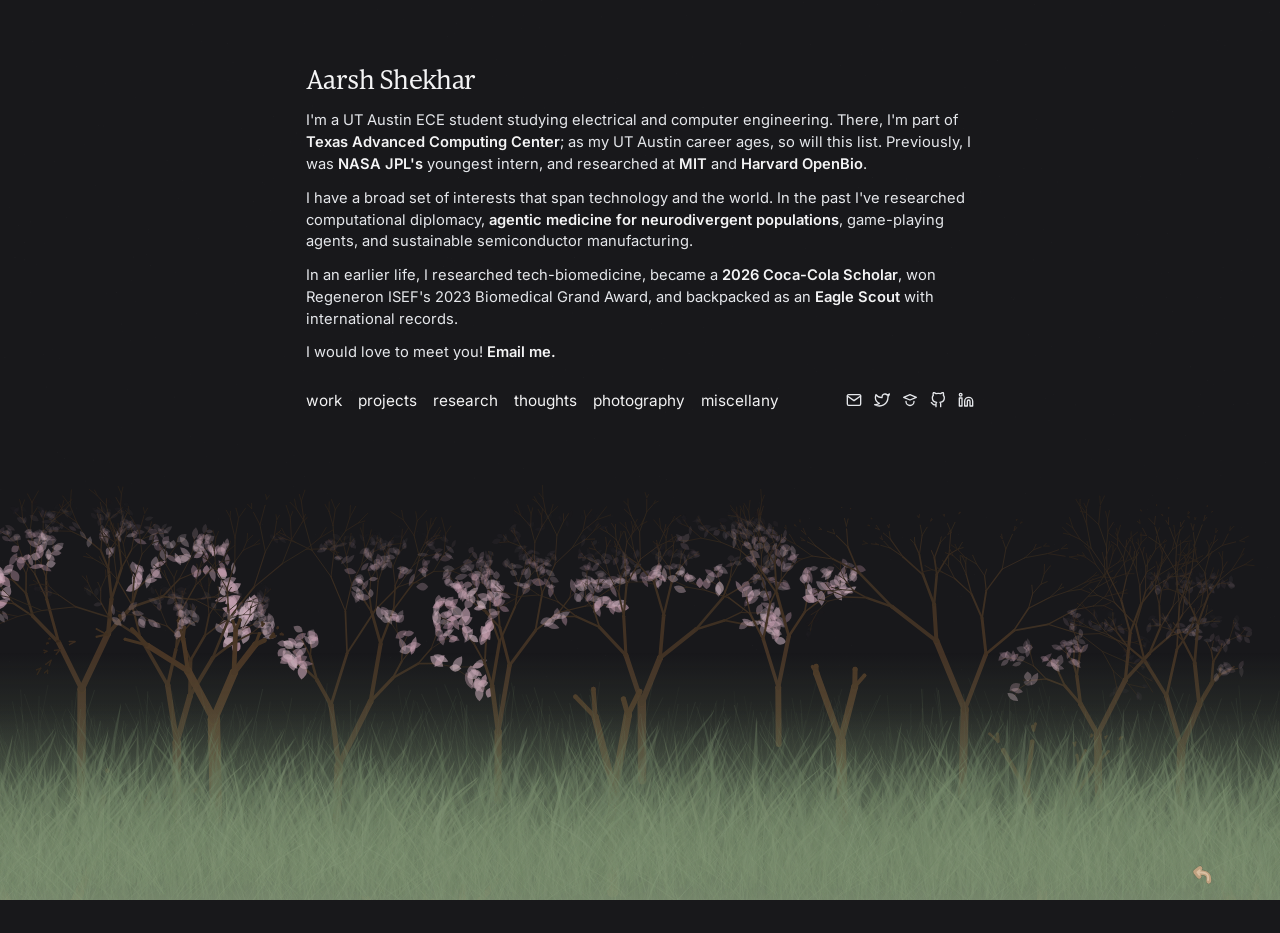
<file: index.html>
<!DOCTYPE html>
<html lang="en">
<head>
  <meta charset="UTF-8" />
  <meta name="viewport" content="width=device-width, initial-scale=1" />
  <title>Aarsh Shekhar</title>
  <meta name="description" content="Aarsh's corner of the internet" />
  <meta name="color-scheme" content="dark" />

  <!-- Fonts -->
  <link rel="preconnect" href="https://fonts.googleapis.com" />
  <link rel="preconnect" href="https://fonts.gstatic.com" crossorigin />
  <link
    rel="stylesheet"
    href="https://fonts.googleapis.com/css2?family=Inter:wght@400;600;700&family=Young+Serif&family=Newsreader:ital,opsz,wght@0,6..72,400;1,6..72,400&family=JetBrains+Mono:wght@400;500&display=swap"
  />

  <link rel="stylesheet" href="css/style.css" />
</head>
<body>

  <!-- Main wrapper -->
  <div class="page-wrapper">
    <main class="main-container">

      <!-- Birds overlay: fixed, z-30 inside the z-50 stacking context of main-container.
           Content section is z-40, so birds (z-30) paint behind text (z-40). -->
      <div class="birds-sky" aria-hidden="true" id="birds-sky"></div>

      <!-- Content section -->
      <section class="content-section">

        <header>
          <h1 class="site-title">Aarsh Shekhar</h1>
        </header>

        <div class="bio-text">
          <p>
            I'm a UT Austin ECE student studying electrical and computer engineering.
            There, I'm part of
            <a href="https://www.tacc.utexas.edu/" class="inline-link" target="_blank" rel="noopener noreferrer"><span class="link-text">Texas Advanced Computing Center</span><span class="link-box" aria-hidden="true"></span></a>;
            as my UT Austin career ages, so will this list. Previously, I was
            <a href="https://www.nasa.gov/centers-and-facilities/jpl/" class="inline-link" target="_blank" rel="noopener noreferrer"><span class="link-text">NASA JPL's</span><span class="link-box" aria-hidden="true"></span></a>
            youngest intern, and researched at
            <a href="https://www.eecs.mit.edu/" class="inline-link" target="_blank" rel="noopener noreferrer"><span class="link-text">MIT</span><span class="link-box" aria-hidden="true"></span></a>
            and
            <a href="https://www.openbiolab.org/" class="inline-link" target="_blank" rel="noopener noreferrer"><span class="link-text">Harvard OpenBio</span><span class="link-box" aria-hidden="true"></span></a>.
          </p>
          <p>
            I have a broad set of interests that span technology and the world. In the past I've
            researched computational diplomacy,
            <a href="https://pubmed.ncbi.nlm.nih.gov/?term=neurodivergent+medicine+artificial+intelligence" class="inline-link" target="_blank" rel="noopener noreferrer"><span class="link-text">agentic medicine for neurodivergent populations</span><span class="link-box" aria-hidden="true"></span></a>,
            game-playing agents, and sustainable semiconductor manufacturing.
          </p>
          <p>
            In an earlier life, I researched tech-biomedicine, became a
            <a href="https://www.coca-colascholarsfoundation.org/about/2026-scholar-bios/" class="inline-link" target="_blank" rel="noopener noreferrer"><span class="link-text">2026 Coca-Cola Scholar</span><span class="link-box" aria-hidden="true"></span></a>,
            won Regeneron ISEF's 2023 Biomedical Grand Award, and backpacked as an
            <a href="https://www.scouting.org/programs/scouts-bsa/advancement-and-awards/eagle-scout/" class="inline-link" target="_blank" rel="noopener noreferrer"><span class="link-text">Eagle Scout</span><span class="link-box" aria-hidden="true"></span></a>
            with international records.
          </p>
          <p>
            I would love to meet you!
            <a href="mailto:aarsh.shekhar@hotmail.com" class="inline-link">
              <span class="link-text">Email me.</span><span class="link-box" aria-hidden="true"></span>
            </a>
          </p>
        </div>

        <nav aria-label="Primary" class="site-nav">
          <ul class="nav-links">
            <li><a href="work/" class="nav-link"><span class="link-text">work</span><span class="link-box" aria-hidden="true"></span></a></li>
            <li><a href="projects/" class="nav-link"><span class="link-text">projects</span><span class="link-box" aria-hidden="true"></span></a></li>
            <li><a href="research/" class="nav-link"><span class="link-text">research</span><span class="link-box" aria-hidden="true"></span></a></li>
            <li><a href="blog/" class="nav-link"><span class="link-text">thoughts</span><span class="link-box" aria-hidden="true"></span></a></li>
            <li><a href="photography/" class="nav-link"><span class="link-text">photography</span><span class="link-box" aria-hidden="true"></span></a></li>
            <li><a href="miscellany/" class="nav-link"><span class="link-text">miscellany</span><span class="link-box" aria-hidden="true"></span></a></li>
          </ul>

          <ul class="social-links">
            <li>
              <a href="mailto:aarsh.shekhar@hotmail.com" aria-label="email" class="social-icon">
                <svg stroke="currentColor" fill="none" stroke-width="2" viewBox="0 0 24 24" stroke-linecap="round" stroke-linejoin="round" aria-hidden="true" width="16" height="16">
                  <path d="M4 4h16c1.1 0 2 .9 2 2v12c0 1.1-.9 2-2 2H4c-1.1 0-2-.9-2-2V6c0-1.1.9-2 2-2z"></path>
                  <polyline points="22,6 12,13 2,6"></polyline>
                </svg>
              </a>
            </li>
            <li>
              <a href="https://twitter.com/aarshshekhar" aria-label="twitter" target="_blank" rel="noopener noreferrer" class="social-icon">
                <svg stroke="currentColor" fill="none" stroke-width="2" viewBox="0 0 24 24" stroke-linecap="round" stroke-linejoin="round" aria-hidden="true" width="16" height="16">
                  <path d="M23 3a10.9 10.9 0 0 1-3.14 1.53 4.48 4.48 0 0 0-7.86 3v1A10.66 10.66 0 0 1 3 4s-4 9 5 13a11.64 11.64 0 0 1-7 2c9 5 20 0 20-11.5a4.5 4.5 0 0 0-.08-.83A7.72 7.72 0 0 0 23 3z"></path>
                </svg>
              </a>
            </li>
            <li>
              <a href="https://scholar.google.com/citations?user=h3AGhvAAAAAJ&hl=en" aria-label="scholar" target="_blank" rel="noopener noreferrer" class="social-icon">
                <svg viewBox="0 0 24 24" fill="none" stroke="currentColor" stroke-width="2" stroke-linecap="round" stroke-linejoin="round" aria-hidden="true" width="16" height="16">
                  <path d="M2.5 8 12 4l9.5 4L12 12 2.5 8Z"></path>
                  <path d="M6 14.25a6 6 0 0 0 12 0"></path>
                </svg>
              </a>
            </li>
            <li>
              <a href="https://github.com/Aarsh-Shekhar" aria-label="github" target="_blank" rel="noopener noreferrer" class="social-icon">
                <svg stroke="currentColor" fill="none" stroke-width="2" viewBox="0 0 24 24" stroke-linecap="round" stroke-linejoin="round" aria-hidden="true" width="16" height="16">
                  <path d="M9 19c-5 1.5-5-2.5-7-3m14 6v-3.87a3.37 3.37 0 0 0-.94-2.61c3.14-.35 6.44-1.54 6.44-7A5.44 5.44 0 0 0 20 4.77 5.07 5.07 0 0 0 19.91 1S18.73.65 16 2.48a13.38 13.38 0 0 0-7 0C6.27.65 5.09 1 5.09 1A5.07 5.07 0 0 0 5 4.77a5.44 5.44 0 0 0-1.5 3.78c0 5.42 3.3 6.61 6.44 7A3.37 3.37 0 0 0 9 18.13V22"></path>
                </svg>
              </a>
            </li>
            <li>
              <a href="https://www.linkedin.com/in/aarsh-shekhar" aria-label="linkedin" target="_blank" rel="noopener noreferrer" class="social-icon">
                <svg stroke="currentColor" fill="none" stroke-width="2" viewBox="0 0 24 24" stroke-linecap="round" stroke-linejoin="round" aria-hidden="true" width="16" height="16">
                  <path d="M16 8a6 6 0 0 1 6 6v7h-4v-7a2 2 0 0 0-2-2 2 2 0 0 0-2 2v7h-4v-7a6 6 0 0 1 6-6z"></path>
                  <rect x="2" y="9" width="4" height="12"></rect>
                  <circle cx="4" cy="4" r="2"></circle>
                </svg>
              </a>
            </li>
          </ul>
        </nav>

      </section>

      <!-- Forest section (pushes to bottom) -->
      <div class="forest-wrapper">
        <div class="forest" id="forest">
          <div class="forest-viewport">
            <canvas class="forest-canvas forest-canvas-bg" id="canvas-bg"></canvas>
            <canvas class="forest-canvas forest-canvas-mid" id="canvas-mid"></canvas>
            <canvas class="forest-canvas forest-canvas-fg" id="canvas-fg"></canvas>
          </div>
          <button
            type="button"
            aria-label="Regenerate the forest"
            title="Regenerate the forest"
            class="forest-regen"
            id="forest-regen"
          >
            <svg viewBox="0 0 96 96" aria-hidden="true" class="forest-regen-icon">
              <g transform="translate(27 11) scale(1.9)" class="regen-arrow">
                <path d="M9 15 3 9m0 0 6-6M3 9h11.5c5.5 0 9.5 4.2 9.5 9.5V21" class="regen-shadow"></path>
                <path d="M9 15 3 9m0 0 6-6M3 9h11.5c5.5 0 9.5 4.2 9.5 9.5V21" class="regen-branch"></path>
                <path d="M8.9 12.6 5.7 9l3.2-3.2M5.8 9h9.3c4.5 0 7.7 3.4 7.7 7.7V19" class="regen-highlight"></path>
              </g>
              <g class="regen-grass-bed">
                <path d="M17 84c1.6-8.4 2.6-12.6 5.1-18.2" class="regen-grass"></path>
                <path d="M25 84c0.6-10.3 1.4-15.3 3.8-22.7" class="regen-grass"></path>
                <path d="M35 84c2.3-8.4 4.8-12.9 9.1-18.7" class="regen-grass"></path>
                <path d="M48 84c0.8-9.2 2-14.5 6.2-21.6" class="regen-grass"></path>
                <path d="M61 84c2.6-7.5 5.7-11.8 10.8-17" class="regen-grass"></path>
                <path d="M74 84c1.2-6.6 2.9-10.5 6.7-15.7" class="regen-grass"></path>
                <path d="M22 84c2.7-6.5 4.7-9.8 7.6-14.4" class="regen-grass regen-grass-light"></path>
                <path d="M54 84c3.1-6.2 5.5-9.7 8.8-14" class="regen-grass regen-grass-light"></path>
              </g>
            </svg>
          </button>
        </div>
      </div>

    </main>
  </div>

  <!-- Underline SVG container (fixed, used by JS) -->
  <svg
    class="underline-svg-layer"
    id="underline-svg-layer"
    aria-hidden="true"
    xmlns="http://www.w3.org/2000/svg"
  ></svg>

  <script src="js/forest.js"></script>
  <script src="js/birds.js"></script>
  <script src="js/underline.js"></script>
</body>
</html>
</file>
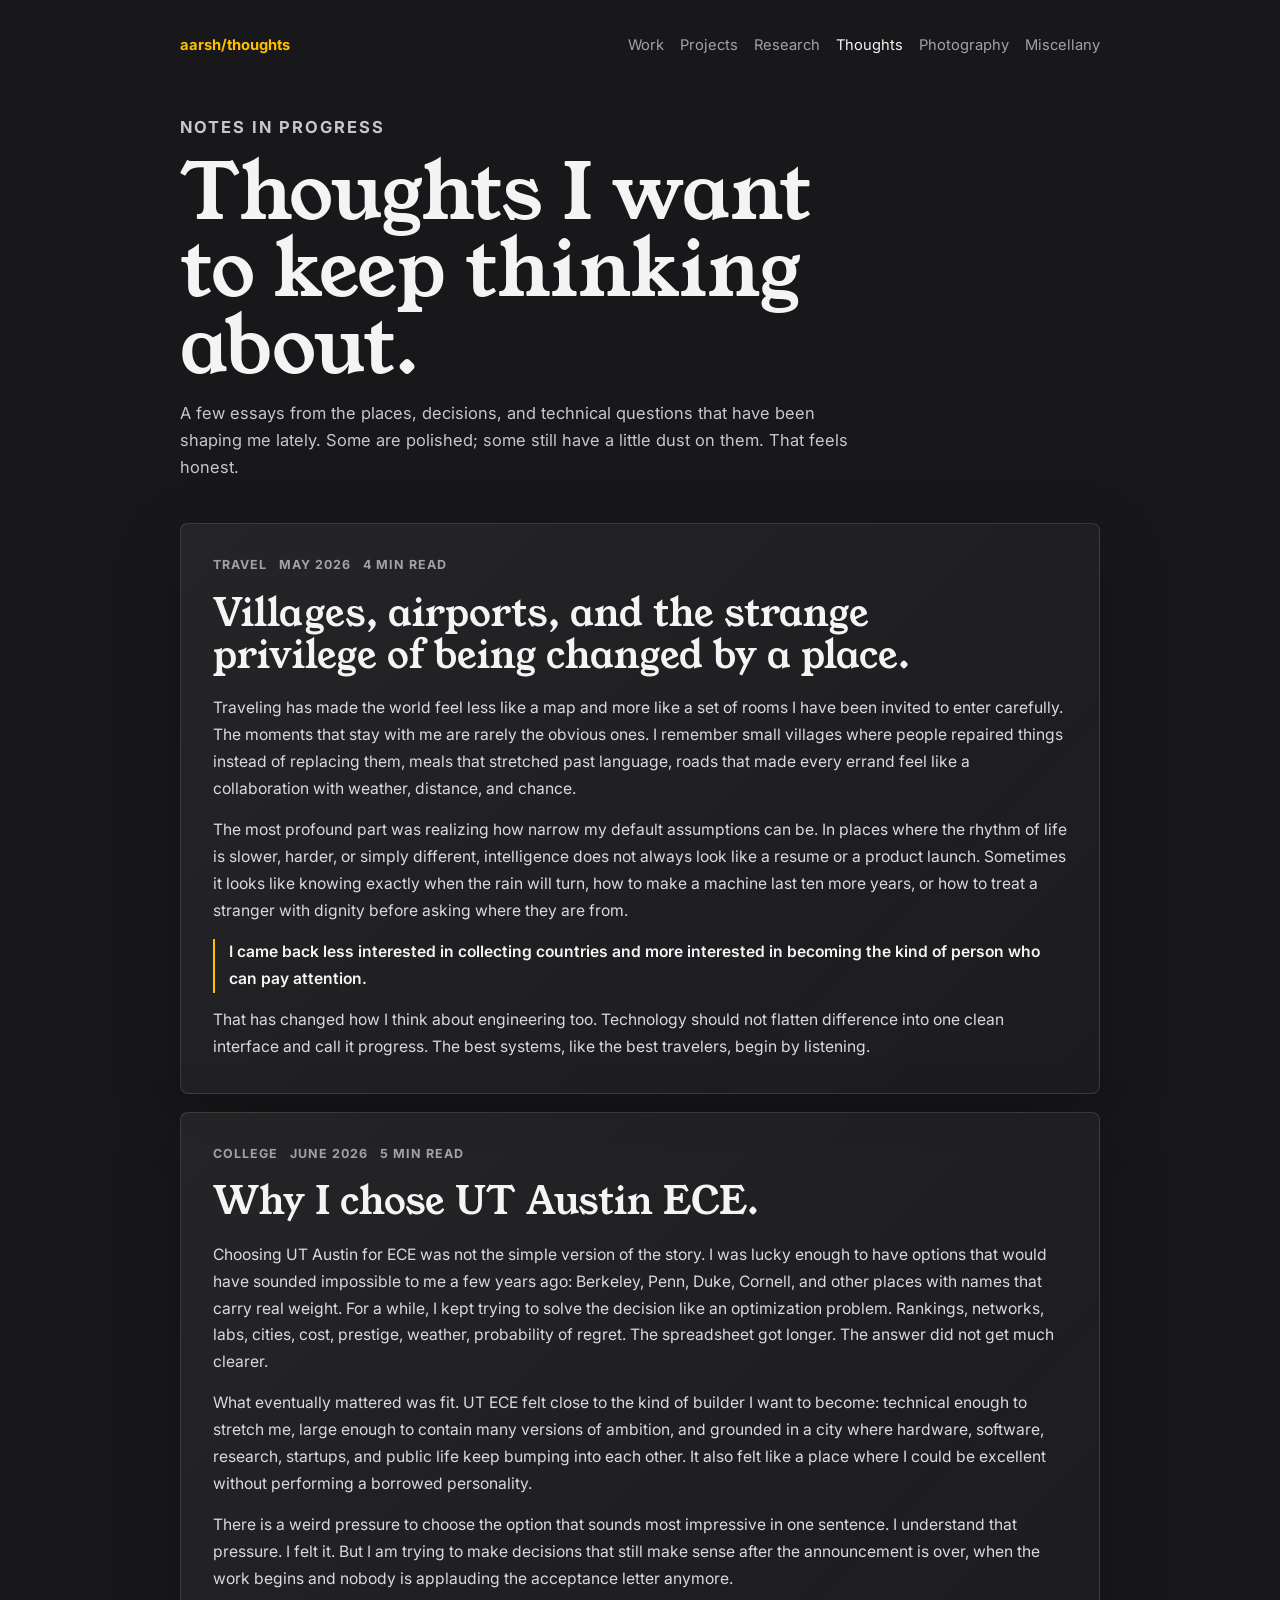
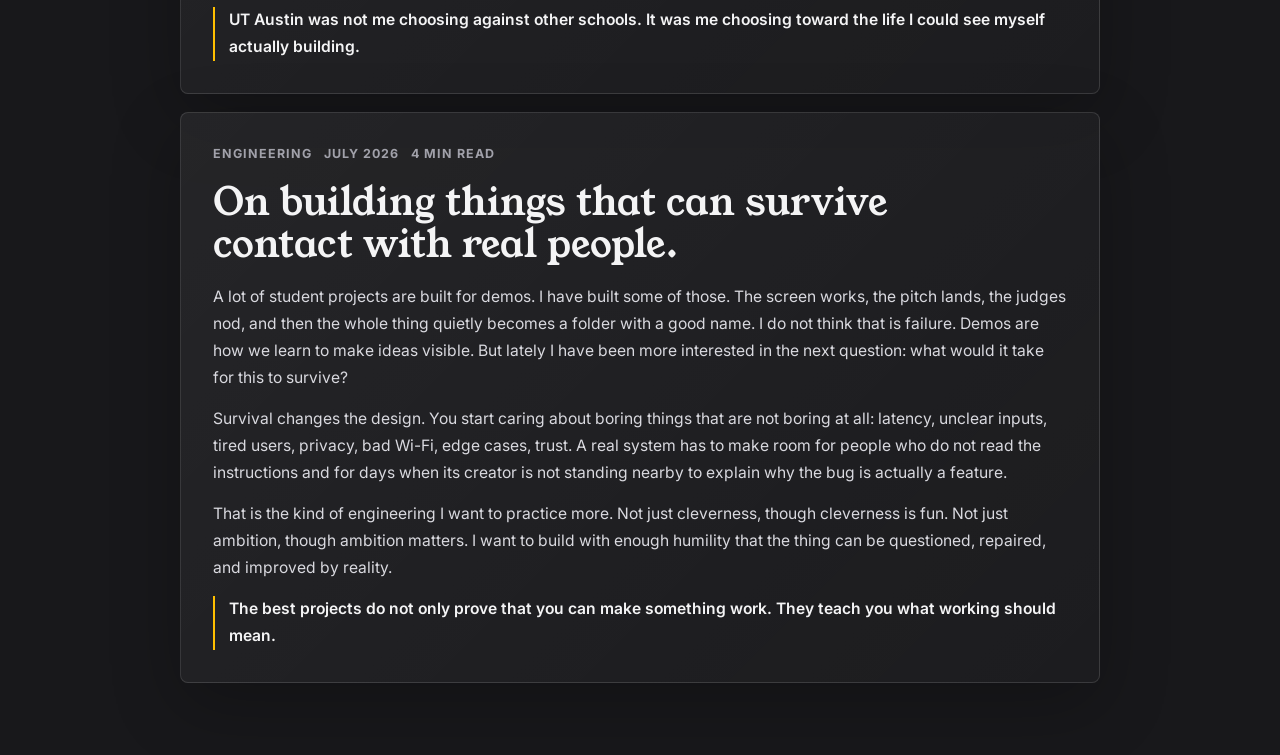
<file: blog/index.html>
<!DOCTYPE html>
<html lang="en">
<head>
  <meta charset="UTF-8" />
  <meta name="viewport" content="width=device-width, initial-scale=1" />
  <title>Thoughts - Aarsh Shekhar</title>
  <meta name="description" content="Notes and essays from Aarsh Shekhar on travel, school, engineering, and becoming." />
  <meta name="color-scheme" content="dark" />
  <link rel="preconnect" href="https://fonts.googleapis.com" />
  <link rel="preconnect" href="https://fonts.gstatic.com" crossorigin />
  <link rel="stylesheet" href="https://fonts.googleapis.com/css2?family=Inter:wght@400;500;600;700;800&family=Young+Serif&display=swap" />
  <link rel="stylesheet" href="../css/style.css" />
  <style>
    html, body {
      min-height: 100%;
      overflow-y: auto;
      background: #18181b;
      color: #f4f4f5;
    }

    body {
      height: auto;
    }

    .thoughts-page {
      width: min(920px, calc(100vw - 36px));
      margin: 0 auto;
      padding: 34px 0 72px;
    }

    .thoughts-topbar {
      display: flex;
      align-items: center;
      justify-content: space-between;
      gap: 18px;
      margin-bottom: 58px;
      color: #d4d4d8;
      font-size: 0.92rem;
    }

    .brand {
      color: #ffbf00;
      font-weight: 700;
    }

    .thoughts-nav {
      display: flex;
      flex-wrap: wrap;
      justify-content: flex-end;
      gap: 16px;
      color: #a1a1aa;
    }

    .thoughts-nav a:hover,
    .thoughts-nav .is-active {
      color: #f4f4f5;
    }

    .hero {
      display: grid;
      gap: 14px;
      max-width: 690px;
      margin-bottom: 42px;
    }

    .eyebrow {
      margin: 0;
      color: #ffbf00;
      font-size: 0.78rem;
      font-weight: 700;
      letter-spacing: 0.12em;
      text-transform: uppercase;
    }

    h1 {
      margin: 0;
      font-family: "Young Serif", Georgia, serif;
      font-size: clamp(2.2rem, 7vw, 4.8rem);
      font-weight: 400;
      line-height: 1;
    }

    .hero p {
      margin: 0;
      color: #c6c6cc;
      font-size: 1.03rem;
      line-height: 1.65;
    }

    .essay-list {
      display: grid;
      gap: 18px;
    }

    .essay-card {
      display: grid;
      gap: 18px;
      border: 1px solid rgba(255, 255, 255, 0.12);
      border-radius: 8px;
      padding: clamp(20px, 4vw, 32px);
      background:
        linear-gradient(135deg, rgba(255,255,255,0.06), rgba(255,255,255,0.018)),
        rgba(24, 24, 27, 0.72);
      box-shadow: 0 22px 70px rgba(0, 0, 0, 0.24);
    }

    .essay-meta {
      display: flex;
      flex-wrap: wrap;
      gap: 8px 12px;
      color: #a1a1aa;
      font-size: 0.78rem;
      font-weight: 700;
      letter-spacing: 0.08em;
      text-transform: uppercase;
    }

    .essay-card h2 {
      margin: 0;
      max-width: 760px;
      font-family: "Young Serif", Georgia, serif;
      font-size: clamp(1.45rem, 4vw, 2.35rem);
      font-weight: 400;
      line-height: 1.12;
    }

    .essay-copy {
      display: grid;
      gap: 14px;
      color: #d9d9df;
      font-size: 0.98rem;
      line-height: 1.72;
    }

    .essay-copy p {
      margin: 0;
    }

    .pull-line {
      border-left: 2px solid #ffbf00;
      padding-left: 14px;
      color: #f4f4f5;
      font-weight: 600;
    }

    @media (max-width: 680px) {
      .thoughts-topbar {
        align-items: flex-start;
        flex-direction: column;
        margin-bottom: 42px;
      }

      .thoughts-nav {
        justify-content: flex-start;
      }
    }
  </style>
</head>
<body>
  <div class="thoughts-page">
    <header class="thoughts-topbar" aria-label="Primary navigation">
      <a class="brand" href="../index.html">aarsh/thoughts</a>
      <nav class="thoughts-nav">
        <a href="../work/">Work</a>
        <a href="../projects/">Projects</a>
        <a href="../research/">Research</a>
        <a class="is-active" href="../blog/">Thoughts</a>
        <a href="../photography/">Photography</a>
        <a href="../miscellany/">Miscellany</a>
      </nav>
    </header>

    <main>
      <section class="hero">
        <p class="eyebrow">Notes in progress</p>
        <h1>Thoughts I want to keep thinking about.</h1>
        <p>
          A few essays from the places, decisions, and technical questions that have been shaping me lately.
          Some are polished; some still have a little dust on them. That feels honest.
        </p>
      </section>

      <section class="essay-list" aria-label="Essays">
        <article class="essay-card">
          <div class="essay-meta">
            <span>Travel</span>
            <span>May 2026</span>
            <span>4 min read</span>
          </div>
          <h2>Villages, airports, and the strange privilege of being changed by a place.</h2>
          <div class="essay-copy">
            <p>
              Traveling has made the world feel less like a map and more like a set of rooms I have been invited
              to enter carefully. The moments that stay with me are rarely the obvious ones. I remember small
              villages where people repaired things instead of replacing them, meals that stretched past language,
              roads that made every errand feel like a collaboration with weather, distance, and chance.
            </p>
            <p>
              The most profound part was realizing how narrow my default assumptions can be. In places where the
              rhythm of life is slower, harder, or simply different, intelligence does not always look like a resume
              or a product launch. Sometimes it looks like knowing exactly when the rain will turn, how to make a
              machine last ten more years, or how to treat a stranger with dignity before asking where they are from.
            </p>
            <p class="pull-line">
              I came back less interested in collecting countries and more interested in becoming the kind of person
              who can pay attention.
            </p>
            <p>
              That has changed how I think about engineering too. Technology should not flatten difference into one
              clean interface and call it progress. The best systems, like the best travelers, begin by listening.
            </p>
          </div>
        </article>

        <article class="essay-card">
          <div class="essay-meta">
            <span>College</span>
            <span>June 2026</span>
            <span>5 min read</span>
          </div>
          <h2>Why I chose UT Austin ECE.</h2>
          <div class="essay-copy">
            <p>
              Choosing UT Austin for ECE was not the simple version of the story. I was lucky enough to have options
              that would have sounded impossible to me a few years ago: Berkeley, Penn, Duke, Cornell, and other
              places with names that carry real weight. For a while, I kept trying to solve the decision like an
              optimization problem. Rankings, networks, labs, cities, cost, prestige, weather, probability of regret.
              The spreadsheet got longer. The answer did not get much clearer.
            </p>
            <p>
              What eventually mattered was fit. UT ECE felt close to the kind of builder I want to become: technical
              enough to stretch me, large enough to contain many versions of ambition, and grounded in a city where
              hardware, software, research, startups, and public life keep bumping into each other. It also felt like
              a place where I could be excellent without performing a borrowed personality.
            </p>
            <p>
              There is a weird pressure to choose the option that sounds most impressive in one sentence. I understand
              that pressure. I felt it. But I am trying to make decisions that still make sense after the announcement
              is over, when the work begins and nobody is applauding the acceptance letter anymore.
            </p>
            <p class="pull-line">
              UT Austin was not me choosing against other schools. It was me choosing toward the life I could see
              myself actually building.
            </p>
          </div>
        </article>

        <article class="essay-card">
          <div class="essay-meta">
            <span>Engineering</span>
            <span>July 2026</span>
            <span>4 min read</span>
          </div>
          <h2>On building things that can survive contact with real people.</h2>
          <div class="essay-copy">
            <p>
              A lot of student projects are built for demos. I have built some of those. The screen works, the pitch
              lands, the judges nod, and then the whole thing quietly becomes a folder with a good name. I do not
              think that is failure. Demos are how we learn to make ideas visible. But lately I have been more
              interested in the next question: what would it take for this to survive?
            </p>
            <p>
              Survival changes the design. You start caring about boring things that are not boring at all: latency,
              unclear inputs, tired users, privacy, bad Wi-Fi, edge cases, trust. A real system has to make room for
              people who do not read the instructions and for days when its creator is not standing nearby to explain
              why the bug is actually a feature.
            </p>
            <p>
              That is the kind of engineering I want to practice more. Not just cleverness, though cleverness is fun.
              Not just ambition, though ambition matters. I want to build with enough humility that the thing can be
              questioned, repaired, and improved by reality.
            </p>
            <p class="pull-line">
              The best projects do not only prove that you can make something work. They teach you what working
              should mean.
            </p>
          </div>
        </article>
      </section>
    </main>
  </div>
</body>
</html>
</file>
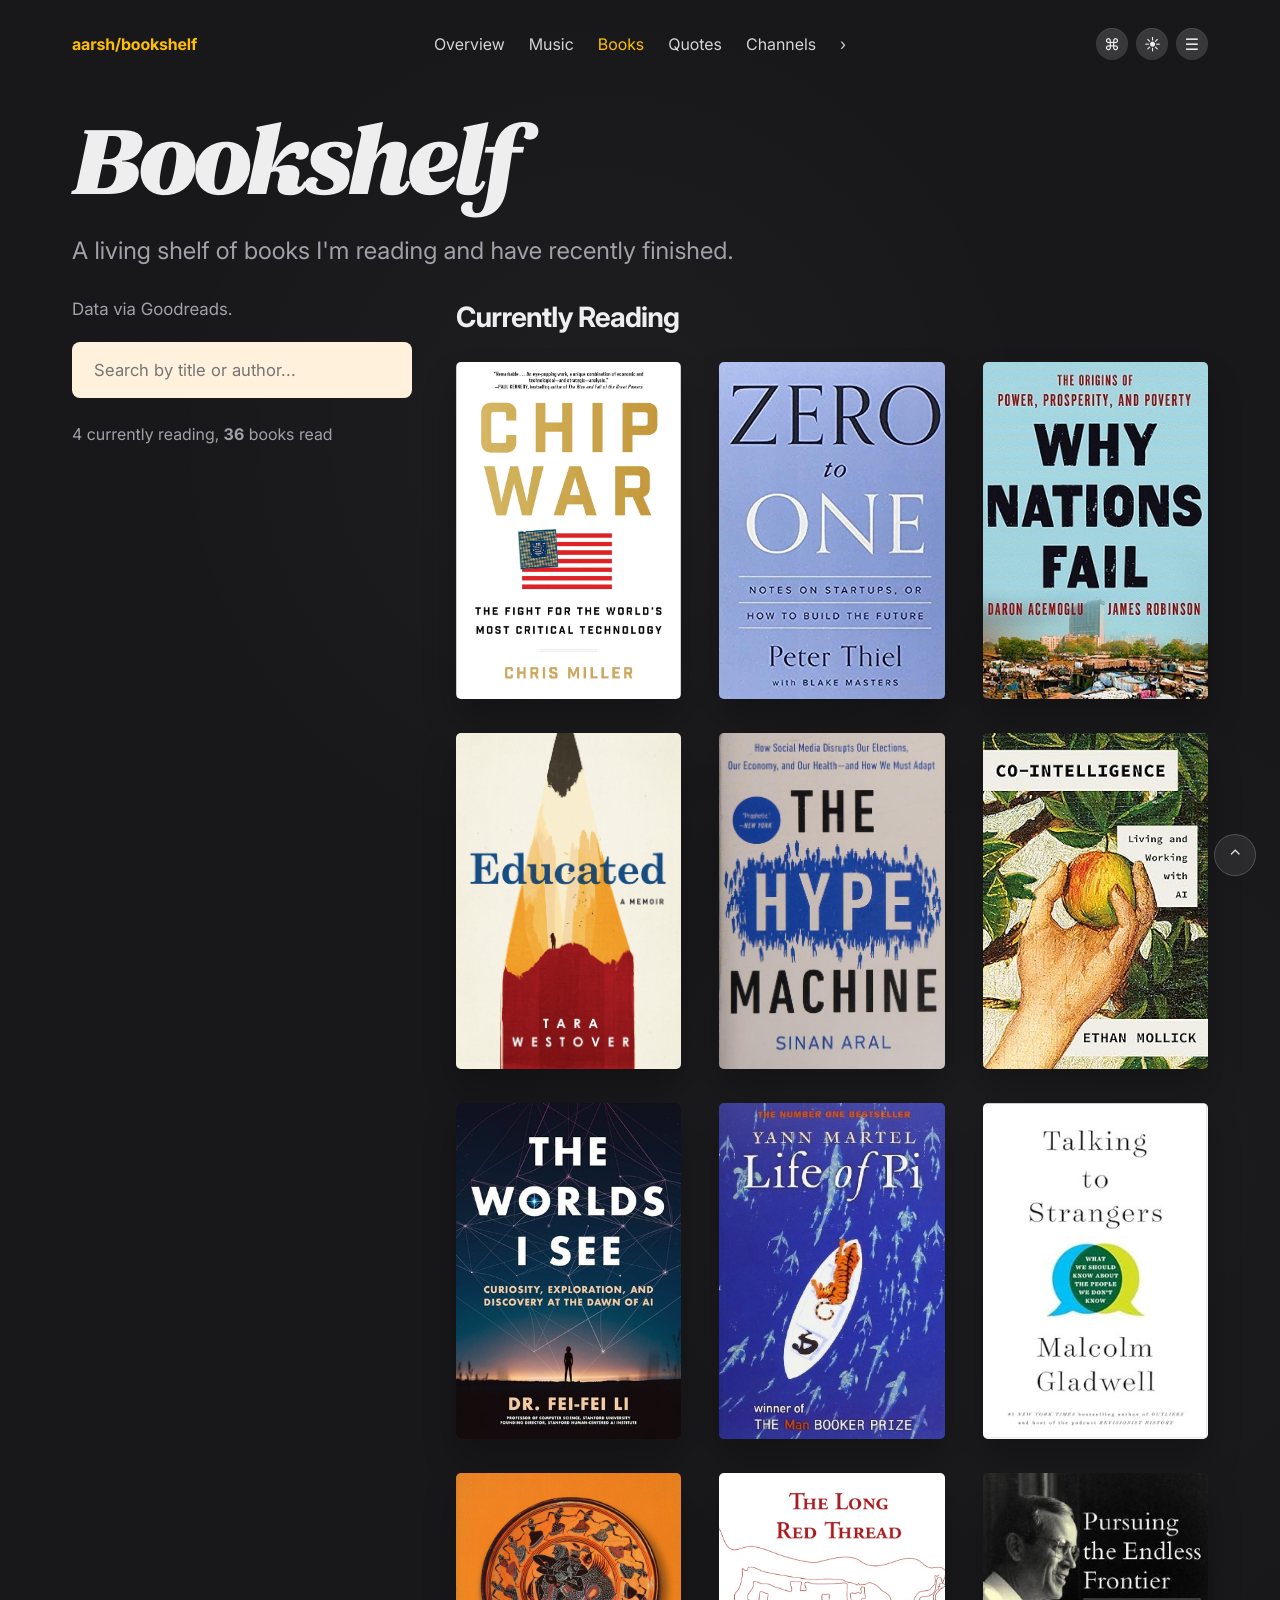
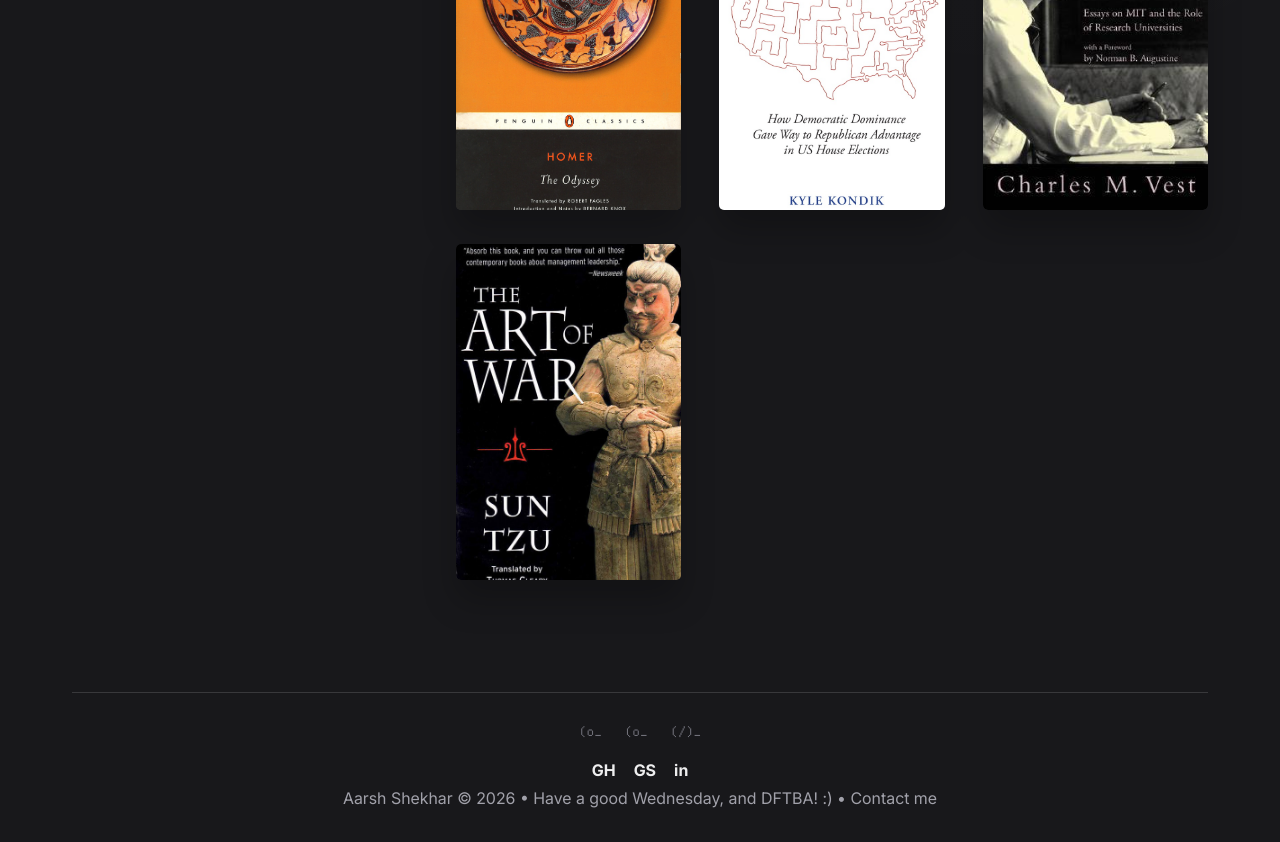
<file: bookshelf/index.html>
<!DOCTYPE html>
<html lang="en">
<head>
  <meta charset="UTF-8" />
  <meta name="viewport" content="width=device-width, initial-scale=1" />
  <title>Bookshelf - Aarsh Shekhar</title>
  <meta name="color-scheme" content="dark light" />
  <link rel="preconnect" href="https://fonts.googleapis.com" />
  <link rel="preconnect" href="https://fonts.gstatic.com" crossorigin />
  <link rel="stylesheet" href="https://fonts.googleapis.com/css2?family=Inter:wght@400;500;600;700;800&display=swap" />
  <link rel="stylesheet" href="../css/miscellany.css" />
</head>
<body>
  <div class="misc-page">
    <header class="topbar">
      <a class="brand" href="../miscellany/">aarsh/bookshelf</a>
      <nav class="topnav"><a href="../miscellany/">Overview</a><a href="../library/">Music</a><a class="is-active" href="../bookshelf/">Books</a><a href="../quotes/">Quotes</a><a href="../channels/">Channels</a><span>›</span></nav>
      <div class="quick-actions"><button type="button" data-command-toggle>⌘</button><button type="button" data-theme-toggle>☀</button><button type="button" data-menu-toggle>☰</button></div>
    </header>
    <main class="page-shell">
      <section class="hero">
        <h1 class="page-title">Bookshelf</h1>
        <p>A living shelf of books I'm reading and have recently finished.</p>
      </section>
      <section class="shelf-layout">
        <aside>
          <p class="section-subtitle">Data via Goodreads.</p>
          <input class="search-input" type="search" placeholder="Search by title or author..." data-book-search />
          <p class="book-count">4 currently reading, <strong>36</strong> books read</p>
        </aside>
        <div class="shelf-panel">
          <h2>Currently Reading</h2>
          <div class="book-grid" data-book-grid></div>
        </div>
      </section>
    </main>
    <footer class="site-footer"><div class="footer-line">(o_ &nbsp; (o_ &nbsp; (/)_</div><div class="footer-icons"><a href="https://github.com/Aarsh-Shekhar">GH</a><a href="https://scholar.google.com/citations?user=h3AGhvAAAAAJ&hl=en">GS</a><a href="https://www.linkedin.com/in/aarsh-shekhar">in</a></div><p>Aarsh Shekhar © 2026 • Have a good Wednesday, and DFTBA! :) • <a href="mailto:aarsh.shekhar@hotmail.com">Contact me</a></p></footer>
    <aside class="utility-panel" data-menu-panel><a href="../miscellany/">Overview</a><a href="../library/">Music</a><a href="../quotes/">Quotes</a><a href="../channels/">Channels</a></aside>
    <aside class="command-panel" data-command-panel><input type="search" placeholder="Search pages..." data-command-input /><div class="command-results" data-command-results></div></aside>
    <button class="scroll-top" type="button" onclick="window.scrollTo({top:0,behavior:'smooth'})" aria-label="Back to top">⌃</button>
  </div>
  <script src="../js/miscellany.js"></script>
</body>
</html>
</file>
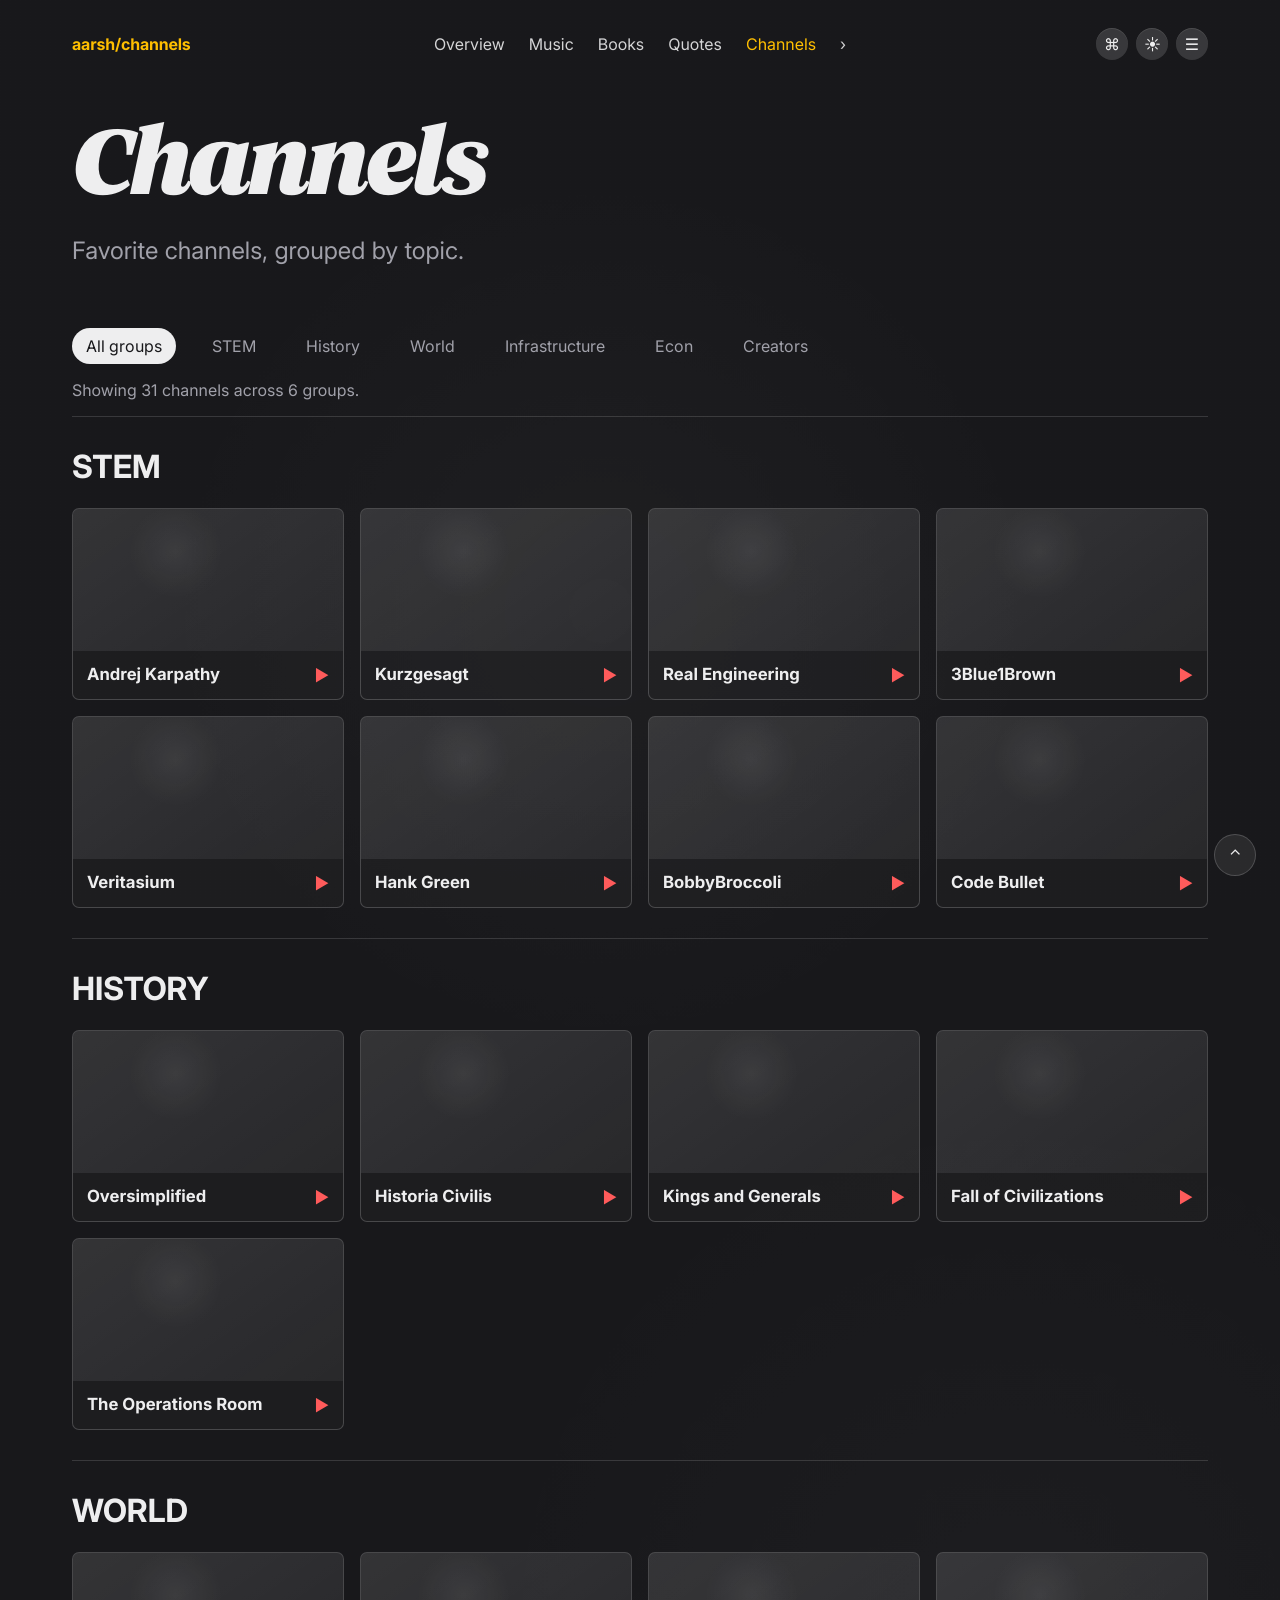
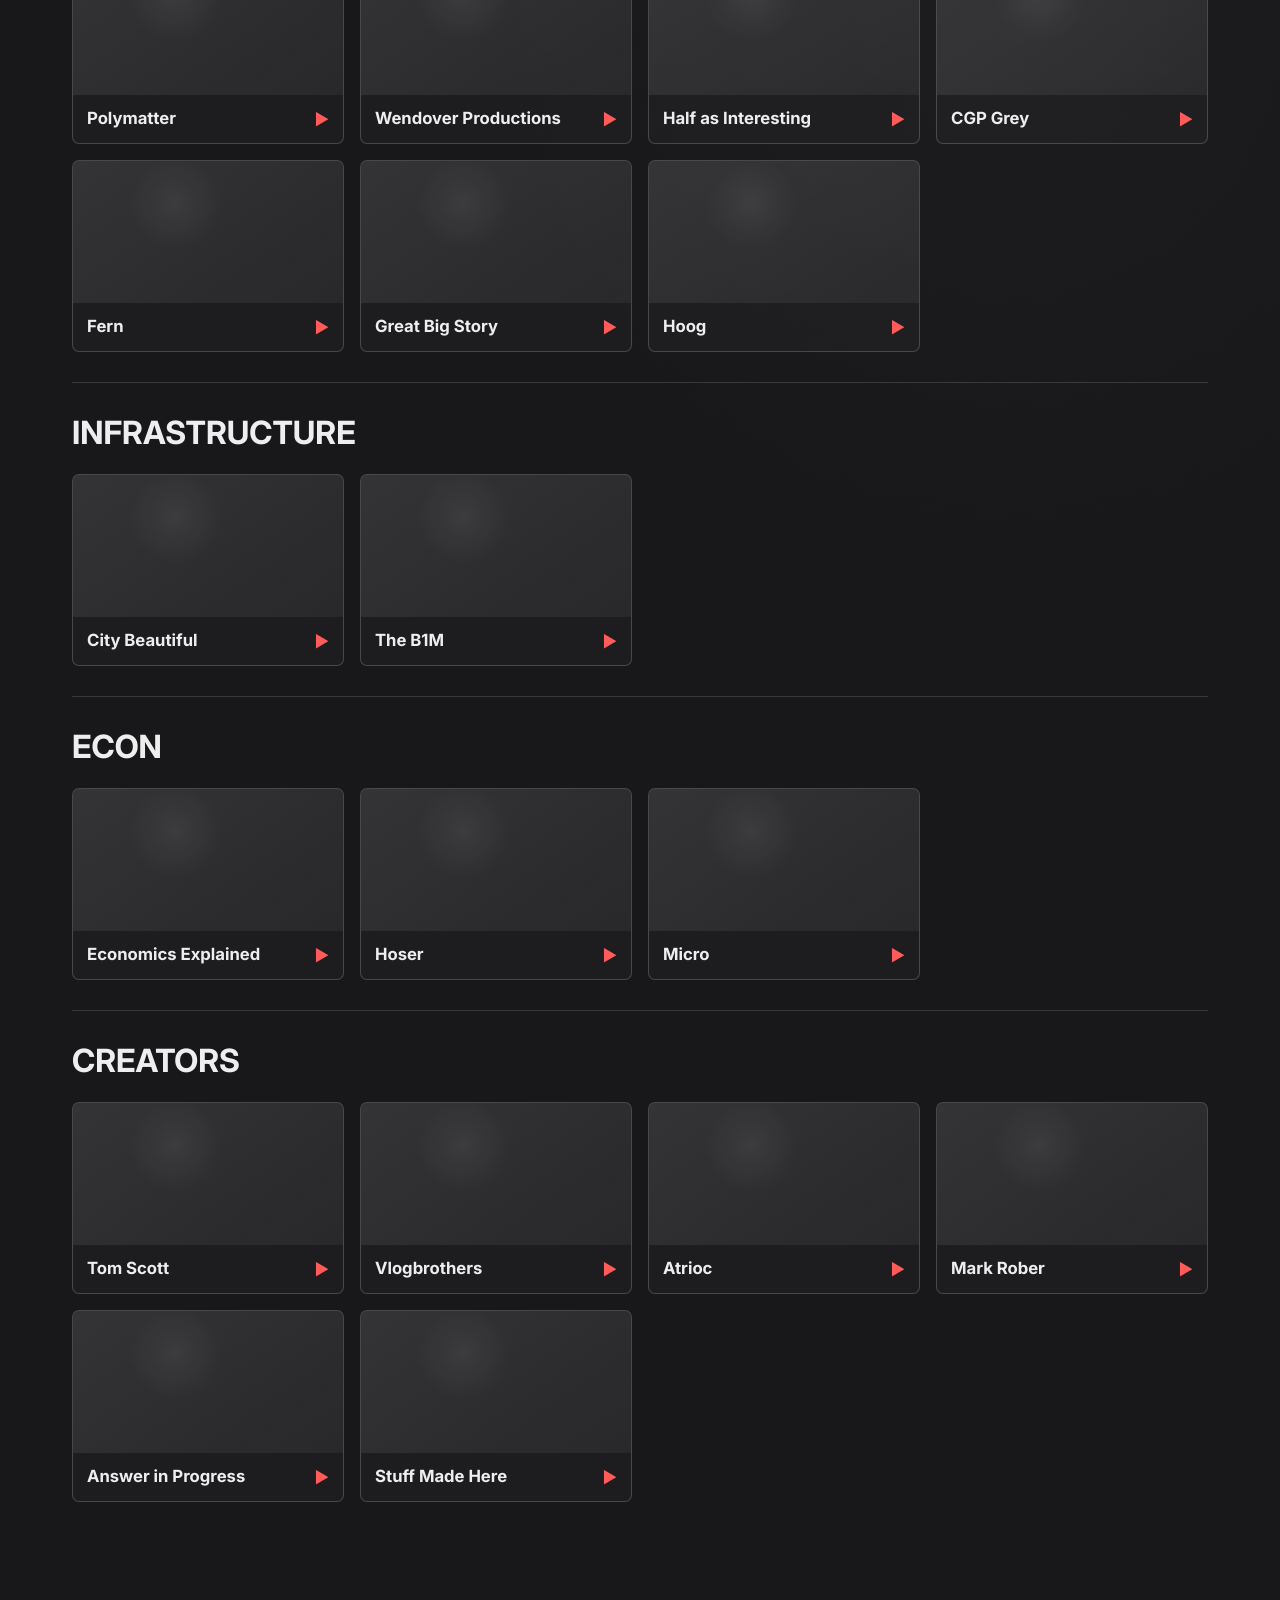
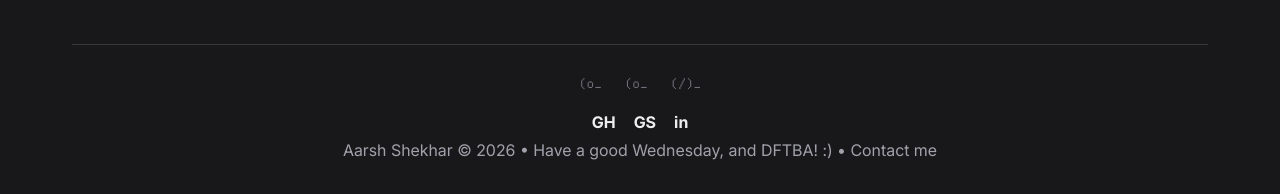
<file: channels/index.html>
<!DOCTYPE html>
<html lang="en">
<head>
  <meta charset="UTF-8" />
  <meta name="viewport" content="width=device-width, initial-scale=1" />
  <title>Channels - Aarsh Shekhar</title>
  <meta name="color-scheme" content="dark light" />
  <link rel="preconnect" href="https://fonts.googleapis.com" />
  <link rel="preconnect" href="https://fonts.gstatic.com" crossorigin />
  <link rel="stylesheet" href="https://fonts.googleapis.com/css2?family=Inter:wght@400;500;600;700;800&display=swap" />
  <link rel="stylesheet" href="../css/miscellany.css" />
</head>
<body>
  <div class="misc-page">
    <header class="topbar">
      <a class="brand" href="../miscellany/">aarsh/channels</a>
      <nav class="topnav"><a href="../miscellany/">Overview</a><a href="../library/">Music</a><a href="../bookshelf/">Books</a><a href="../quotes/">Quotes</a><a class="is-active" href="../channels/">Channels</a><span>›</span></nav>
      <div class="quick-actions"><button type="button" data-command-toggle>⌘</button><button type="button" data-theme-toggle>☀</button><button type="button" data-menu-toggle>☰</button></div>
    </header>
    <main class="page-shell">
      <section class="hero">
        <h1 class="page-title">Channels</h1>
        <p>Favorite channels, grouped by topic.</p>
      </section>
      <div class="filter-pills">
        <button class="is-active" type="button" data-filter="All groups">All groups</button>
        <button type="button" data-filter="STEM">STEM</button>
        <button type="button" data-filter="History">History</button>
        <button type="button" data-filter="World">World</button>
        <button type="button" data-filter="Infrastructure">Infrastructure</button>
        <button type="button" data-filter="Econ">Econ</button>
        <button type="button" data-filter="Creators">Creators</button>
      </div>
      <p class="showing-text" data-showing>Showing 31 channels across 6 groups.</p>
      <div data-channel-groups></div>
    </main>
    <footer class="site-footer"><div class="footer-line">(o_ &nbsp; (o_ &nbsp; (/)_</div><div class="footer-icons"><a href="https://github.com/Aarsh-Shekhar">GH</a><a href="https://scholar.google.com/citations?user=h3AGhvAAAAAJ&hl=en">GS</a><a href="https://www.linkedin.com/in/aarsh-shekhar">in</a></div><p>Aarsh Shekhar © 2026 • Have a good Wednesday, and DFTBA! :) • <a href="mailto:aarsh.shekhar@hotmail.com">Contact me</a></p></footer>
    <aside class="utility-panel" data-menu-panel><a href="../miscellany/">Overview</a><a href="../library/">Music</a><a href="../bookshelf/">Books</a><a href="../quotes/">Quotes</a></aside>
    <aside class="command-panel" data-command-panel><input type="search" placeholder="Search pages..." data-command-input /><div class="command-results" data-command-results></div></aside>
    <button class="scroll-top" type="button" onclick="window.scrollTo({top:0,behavior:'smooth'})" aria-label="Back to top">⌃</button>
  </div>
  <script src="../js/miscellany.js"></script>
</body>
</html>
</file>
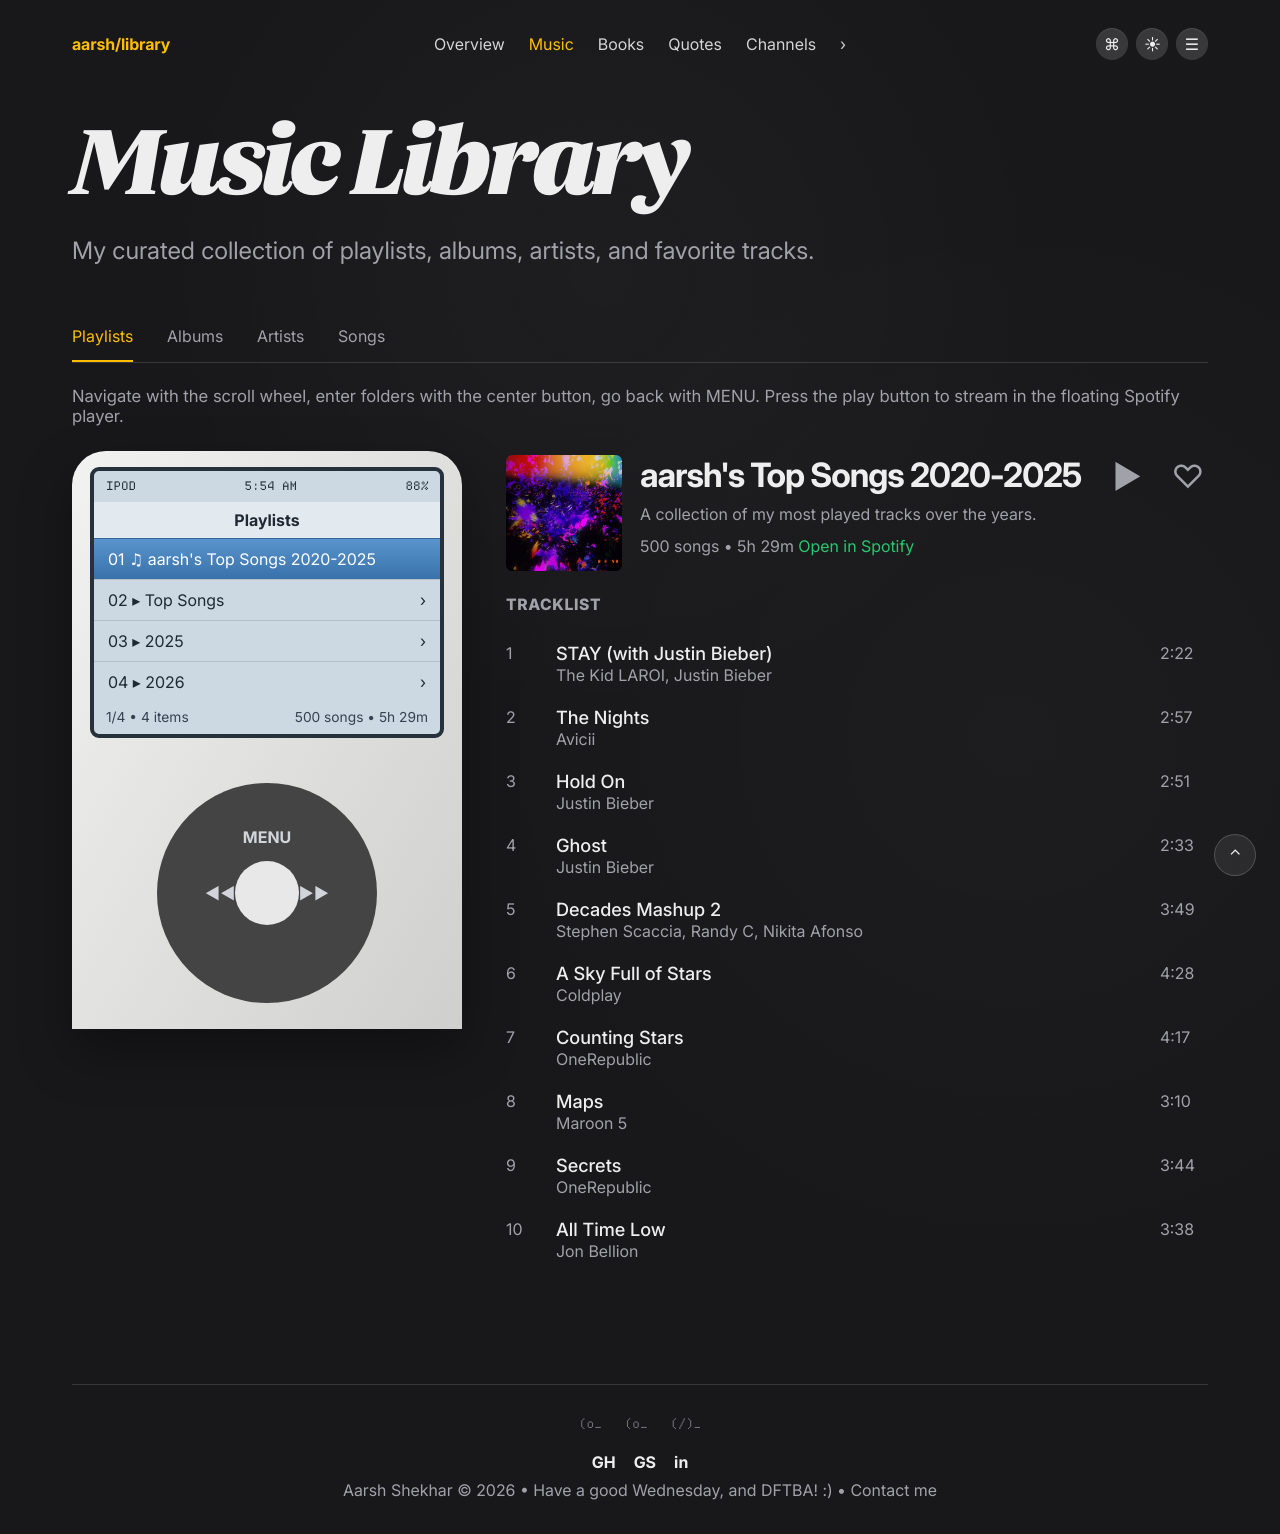
<file: library/index.html>
<!DOCTYPE html>
<html lang="en">
<head>
  <meta charset="UTF-8" />
  <meta name="viewport" content="width=device-width, initial-scale=1" />
  <title>Music Library - Aarsh Shekhar</title>
  <meta name="color-scheme" content="dark light" />
  <link rel="preconnect" href="https://fonts.googleapis.com" />
  <link rel="preconnect" href="https://fonts.gstatic.com" crossorigin />
  <link rel="stylesheet" href="https://fonts.googleapis.com/css2?family=Inter:wght@400;500;600;700;800&display=swap" />
  <link rel="stylesheet" href="../css/miscellany.css" />
</head>
<body>
  <div class="misc-page">
    <header class="topbar">
      <a class="brand" href="../miscellany/">aarsh/library</a>
      <nav class="topnav" aria-label="Miscellany navigation">
        <a href="../miscellany/">Overview</a>
        <a class="is-active" href="../library/">Music</a>
        <a href="../bookshelf/">Books</a>
        <a href="../quotes/">Quotes</a>
        <a href="../channels/">Channels</a>
        <span>›</span>
      </nav>
      <div class="quick-actions">
        <button type="button" aria-label="Open command palette" data-command-toggle>⌘</button>
        <button type="button" aria-label="Toggle theme" data-theme-toggle>☀</button>
        <button type="button" aria-label="Open menu" data-menu-toggle>☰</button>
      </div>
    </header>

    <main class="page-shell">
      <section class="hero">
        <h1 class="page-title">Music Library</h1>
        <p>My curated collection of playlists, albums, artists, and favorite tracks.</p>
      </section>

      <div class="tabs">
        <button class="tab is-active" type="button" data-library-tab>Playlists</button>
        <button class="tab" type="button" data-library-tab>Albums</button>
        <button class="tab" type="button" data-library-tab>Artists</button>
        <button class="tab" type="button" data-library-tab>Songs</button>
      </div>
      <p class="ipod-note">Navigate with the scroll wheel, enter folders with the center button, go back with MENU. Press the play button to stream in the floating Spotify player.</p>

      <section class="library-layout">
        <div class="ipod">
          <div class="ipod-screen">
            <div class="ipod-status"><span>IPOD</span><span>5:54 AM</span><span>88%</span></div>
            <div class="ipod-title" data-ipod-title>Playlists</div>
            <ul class="ipod-list">
              <li class="is-active"><span>01 ♫ aarsh's Top Songs 2020-2025</span></li>
              <li><span>02 ▸ Top Songs</span><span>›</span></li>
              <li><span>03 ▸ 2025</span><span>›</span></li>
              <li><span>04 ▸ 2026</span><span>›</span></li>
            </ul>
            <div class="ipod-footer"><span>1/4 • 4 items</span><span>500 songs • 5h 29m</span></div>
          </div>
          <div class="wheel"><span class="menu">MENU</span><span class="prev">◀◀</span><span class="next">▶▶</span></div>
        </div>

        <div>
          <div class="playlist-head">
            <div class="library-art"><img src="../images/misc/library-playlist.jpg" alt="Playlist art" /></div>
            <div>
              <h2>aarsh's Top Songs 2020-2025</h2>
              <p>A collection of my most played tracks over the years.</p>
              <p>500 songs <span aria-hidden="true">•</span> 5h 29m <a class="spotify-link" href="https://open.spotify.com/search/aarsh%27s%20Top%20Songs%202020-2025" target="_blank" rel="noopener noreferrer">Open in Spotify</a></p>
            </div>
            <button class="round-icon" type="button" aria-label="Play playlist">▶</button>
            <button class="round-icon" type="button" aria-label="Favorite playlist">♡</button>
          </div>

          <h3 class="tracklist-title">Tracklist</h3>
          <ol class="tracklist" data-tracklist></ol>
        </div>
      </section>
    </main>

    <footer class="site-footer">
      <div class="footer-line">(o_ &nbsp; (o_ &nbsp; (/)_</div>
      <div class="footer-icons"><a href="https://github.com/Aarsh-Shekhar">GH</a><a href="https://scholar.google.com/citations?user=h3AGhvAAAAAJ&hl=en">GS</a><a href="https://www.linkedin.com/in/aarsh-shekhar">in</a></div>
      <p>Aarsh Shekhar © 2026 • Have a good Wednesday, and DFTBA! :) • <a href="mailto:aarsh.shekhar@hotmail.com">Contact me</a></p>
    </footer>
    <aside class="utility-panel" data-menu-panel><a href="../miscellany/">Overview</a><a href="../bookshelf/">Books</a><a href="../quotes/">Quotes</a><a href="../channels/">Channels</a></aside>
    <aside class="command-panel" data-command-panel><input type="search" placeholder="Search pages..." data-command-input /><div class="command-results" data-command-results></div></aside>
    <button class="scroll-top" type="button" onclick="window.scrollTo({top:0,behavior:'smooth'})" aria-label="Back to top">⌃</button>
  </div>
  <script src="../js/miscellany.js"></script>
</body>
</html>
</file>
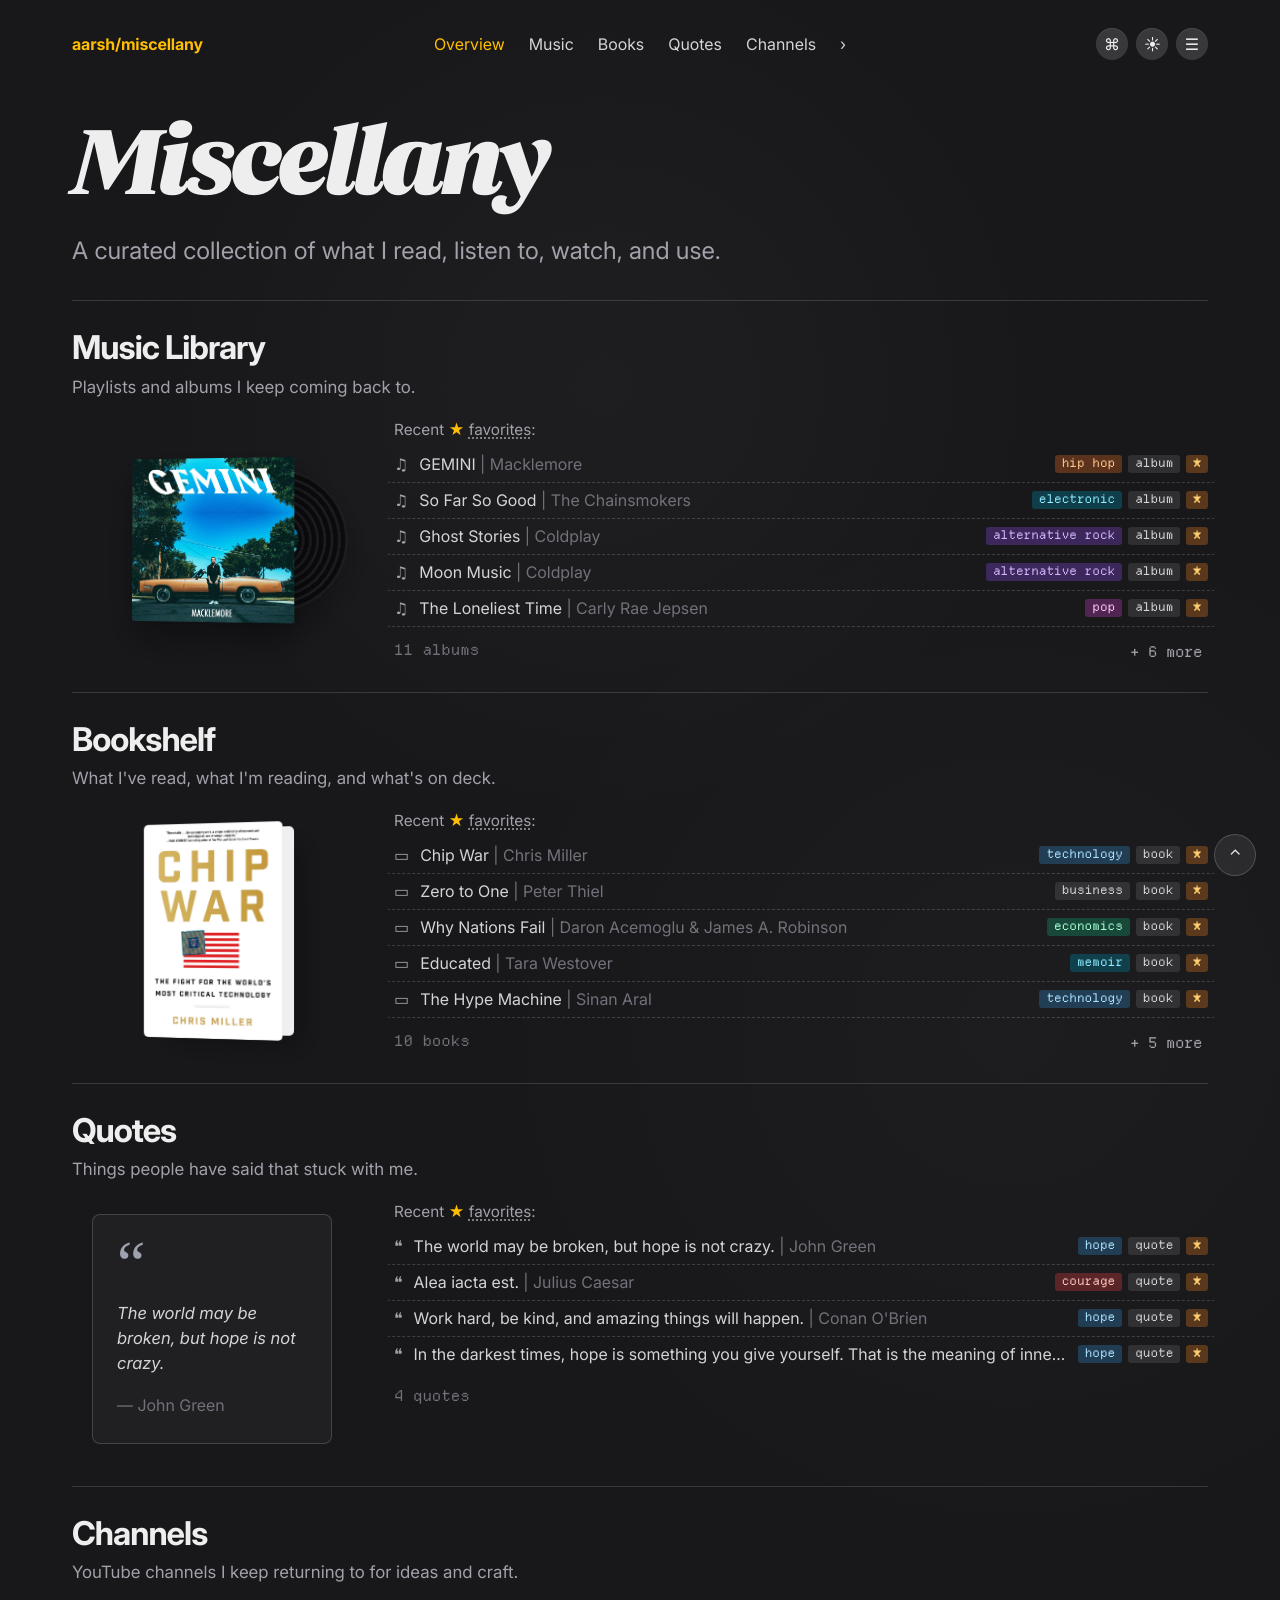
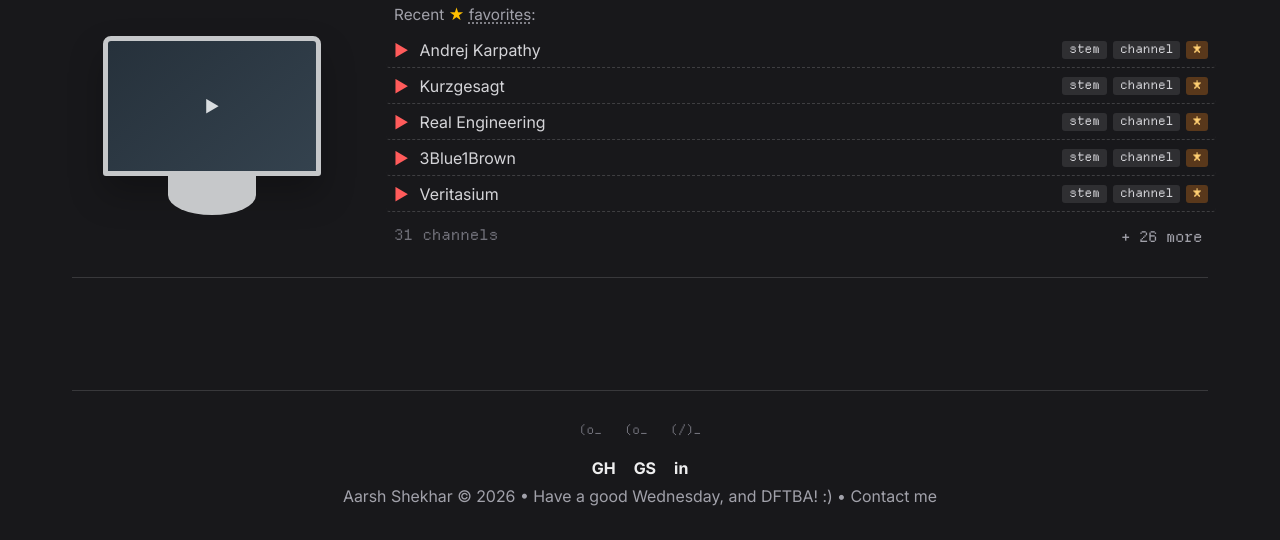
<file: miscellany/index.html>
<!DOCTYPE html>
<html lang="en">
<head>
  <meta charset="UTF-8" />
  <meta name="viewport" content="width=device-width, initial-scale=1" />
  <title>Miscellany - Aarsh Shekhar</title>
  <meta name="description" content="A curated collection of what I read, listen to, watch, and use." />
  <meta name="color-scheme" content="dark light" />
  <link rel="preconnect" href="https://fonts.googleapis.com" />
  <link rel="preconnect" href="https://fonts.gstatic.com" crossorigin />
  <link rel="stylesheet" href="https://fonts.googleapis.com/css2?family=Inter:wght@400;500;600;700;800&display=swap" />
  <link rel="stylesheet" href="../css/miscellany.css" />
</head>
<body>
  <div class="misc-page">
    <header class="topbar">
      <a class="brand" href="../index.html">aarsh/miscellany</a>
      <nav class="topnav" aria-label="Miscellany navigation">
        <a class="is-active" href="../miscellany/">Overview</a>
        <a href="../library/">Music</a>
        <a href="../bookshelf/">Books</a>
        <a href="../quotes/">Quotes</a>
        <a href="../channels/">Channels</a>
        <span>›</span>
      </nav>
      <div class="quick-actions">
        <button type="button" aria-label="Open command palette" data-command-toggle>⌘</button>
        <button type="button" aria-label="Toggle theme" data-theme-toggle>☀</button>
        <button type="button" aria-label="Open menu" data-menu-toggle>☰</button>
      </div>
    </header>

    <main class="page-shell">
      <section class="hero">
        <h1 class="page-title">Miscellany</h1>
        <p>A curated collection of what I read, listen to, watch, and use.</p>
      </section>
      <div data-overview></div>
    </main>

    <footer class="site-footer">
      <div class="footer-line">(o_ &nbsp; (o_ &nbsp; (/)_</div>
      <div class="footer-icons">
        <a href="https://github.com/Aarsh-Shekhar" target="_blank" rel="noopener noreferrer">GH</a>
        <a href="https://scholar.google.com/citations?user=h3AGhvAAAAAJ&hl=en" target="_blank" rel="noopener noreferrer">GS</a>
        <a href="https://www.linkedin.com/in/aarsh-shekhar" target="_blank" rel="noopener noreferrer">in</a>
      </div>
      <p>Aarsh Shekhar © 2026 • Have a good Wednesday, and DFTBA! :) • <a href="mailto:aarsh.shekhar@hotmail.com">Contact me</a></p>
    </footer>

    <aside class="utility-panel" data-menu-panel>
      <a href="../work/">Work</a>
      <a href="../projects/">Projects</a>
      <a href="../research/">Research</a>
      <a href="../blog/">Thoughts</a>
      <a href="../photography/">Photography</a>
    </aside>

    <aside class="command-panel" data-command-panel>
      <input type="search" placeholder="Search pages..." data-command-input />
      <div class="command-results" data-command-results></div>
    </aside>

    <button class="scroll-top" type="button" onclick="window.scrollTo({top:0,behavior:'smooth'})" aria-label="Back to top">⌃</button>
  </div>
  <script src="../js/miscellany.js"></script>
</body>
</html>
</file>
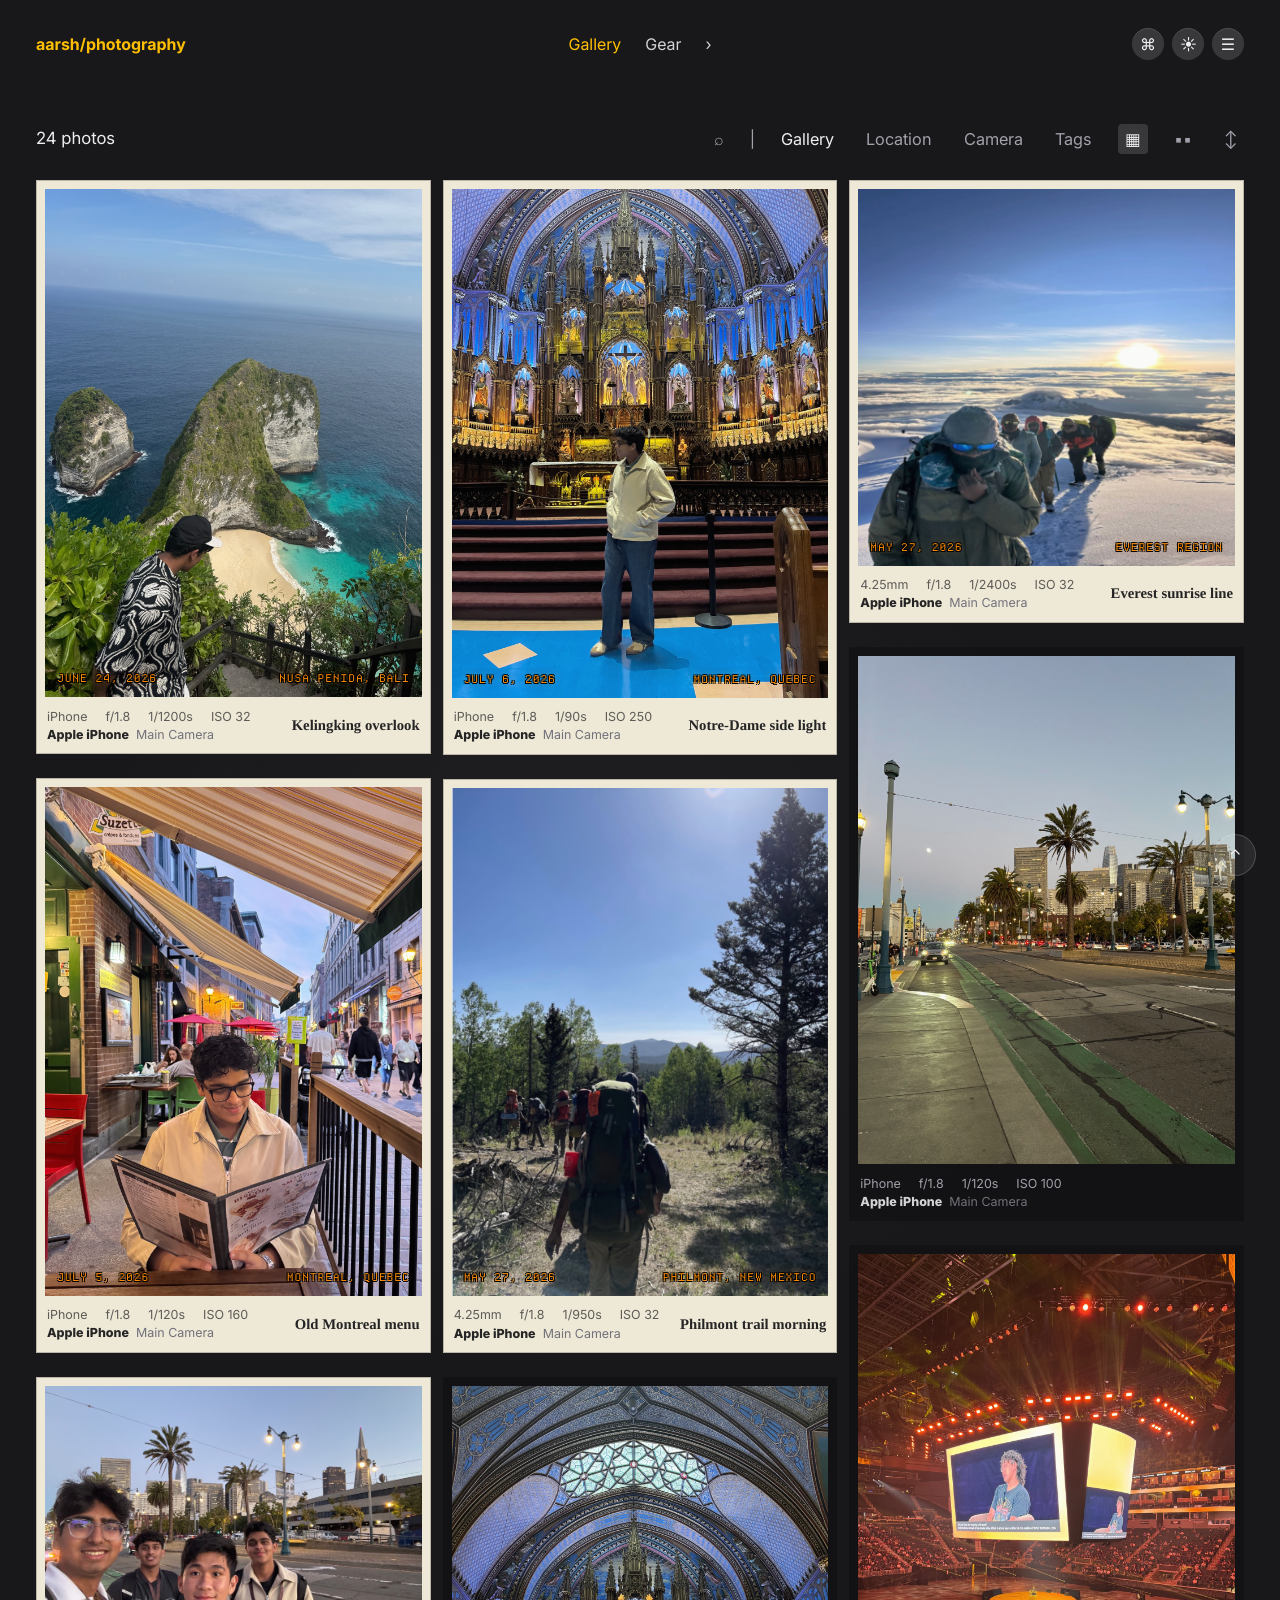
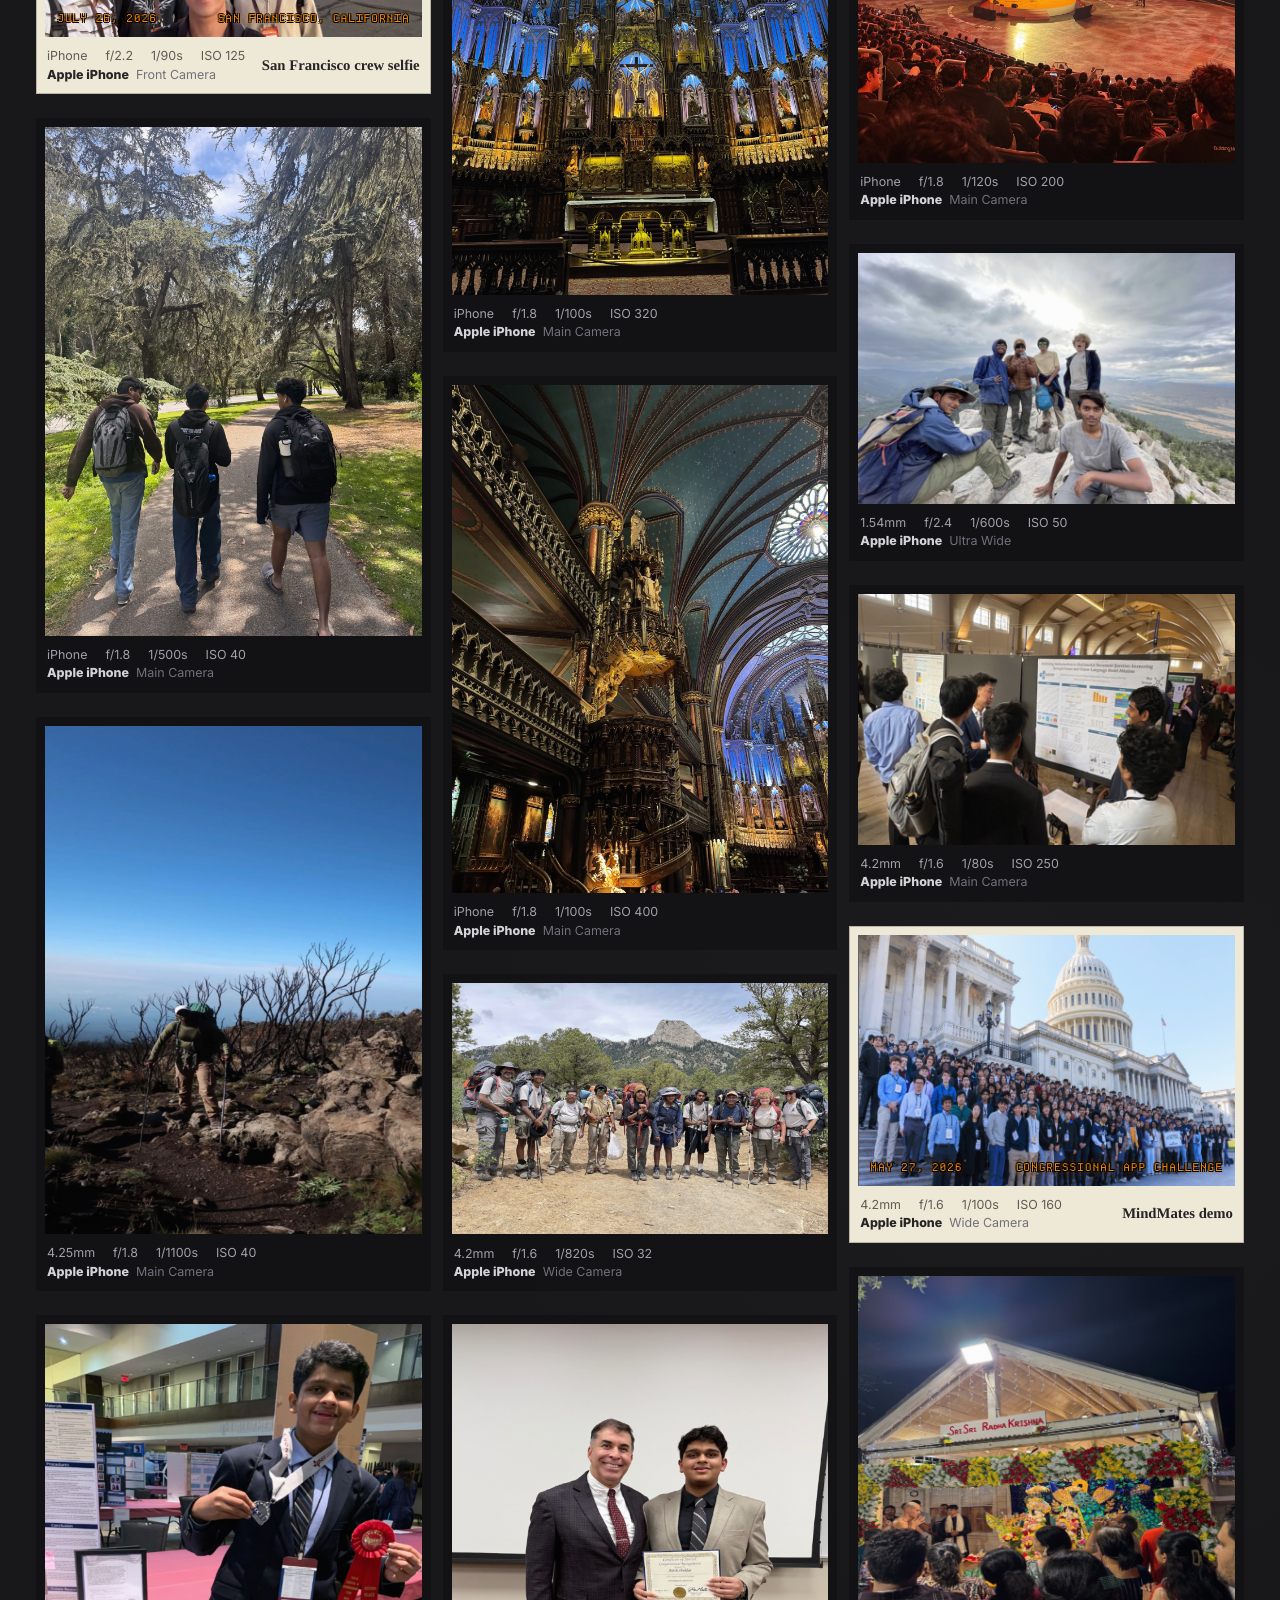
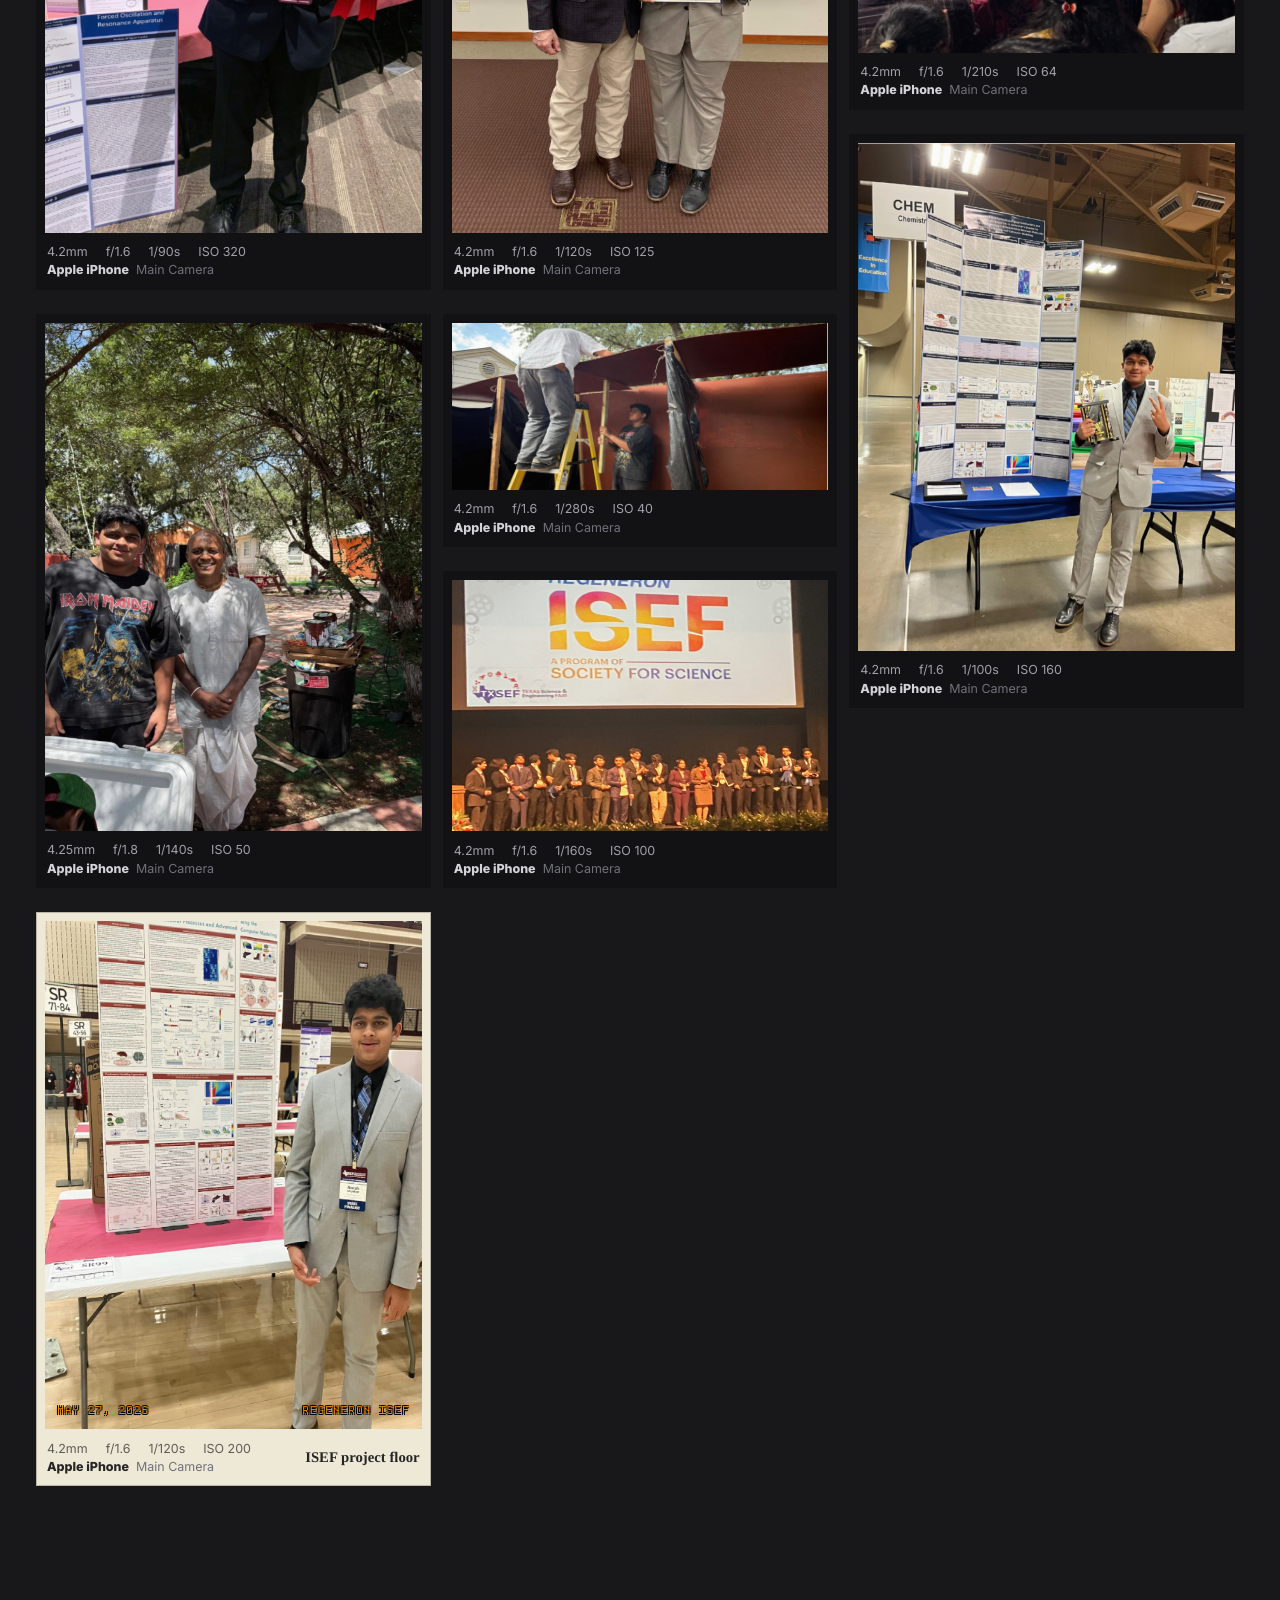
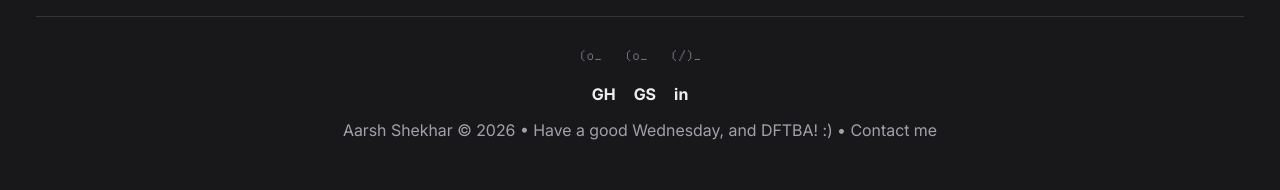
<file: photography/index.html>
<!DOCTYPE html>
<html lang="en">
<head>
  <meta charset="UTF-8" />
  <meta name="viewport" content="width=device-width, initial-scale=1" />
  <title>Photography - Aarsh Shekhar</title>
  <meta name="description" content="A gallery of field photos, research moments, and travel frames." />
  <meta name="color-scheme" content="dark light" />
  <link rel="preconnect" href="https://fonts.googleapis.com" />
  <link rel="preconnect" href="https://fonts.gstatic.com" crossorigin />
  <link rel="stylesheet" href="https://fonts.googleapis.com/css2?family=Inter:wght@400;500;600;700;800&display=swap" />
  <link rel="stylesheet" href="../css/photography.css" />
</head>
<body>
  <div class="photo-page">
    <header class="topbar">
      <a class="brand" href="../index.html">aarsh/photography</a>
      <nav class="topnav" aria-label="Photography navigation">
        <a class="is-active" href="../photography/">Gallery</a>
        <a href="../photography/gear/">Gear</a>
        <span>›</span>
      </nav>
      <div class="quick-actions">
        <button type="button" aria-label="Open command palette" data-command-toggle>⌘</button>
        <button type="button" aria-label="Toggle theme" data-theme-toggle>☀</button>
        <button type="button" aria-label="Open menu" data-menu-toggle>☰</button>
      </div>
    </header>

    <main class="photo-shell">
      <section class="gallery-toolbar" aria-label="Gallery controls">
        <p class="photo-count" data-photo-count>15 photos</p>
        <div class="gallery-controls">
          <button type="button" aria-label="Search photos" data-search-toggle>⌕</button>
          <span aria-hidden="true">|</span>
          <button class="is-active" type="button" data-filter="Gallery">Gallery</button>
          <button type="button" data-filter="Location">Location</button>
          <button type="button" data-filter="Camera">Camera</button>
          <button type="button" data-filter="Tags">Tags</button>
          <button class="icon-button is-active" type="button" aria-label="Large grid" data-layout-large>▦</button>
          <button class="icon-button" type="button" aria-label="Compact grid" data-layout-small>▪▪</button>
          <button type="button" aria-label="Reverse sort" data-sort>↕</button>
        </div>
      </section>

      <div class="gallery-search" data-gallery-search>
        <input type="search" placeholder="Search by place, tag, camera..." data-search-input />
      </div>

      <section class="photo-grid" data-photo-grid aria-label="Photo gallery"></section>
    </main>

    <footer class="site-footer">
      <div class="footer-line">(o_ &nbsp; (o_ &nbsp; (/)_</div>
      <div class="footer-icons">
        <a href="https://github.com/Aarsh-Shekhar" target="_blank" rel="noopener noreferrer">GH</a>
        <a href="https://scholar.google.com/citations?user=h3AGhvAAAAAJ&hl=en" target="_blank" rel="noopener noreferrer">GS</a>
        <a href="https://www.linkedin.com/in/aarsh-shekhar" target="_blank" rel="noopener noreferrer">in</a>
      </div>
      <p>Aarsh Shekhar © 2026 • Have a good Wednesday, and DFTBA! :) • <a href="mailto:aarsh.shekhar@hotmail.com">Contact me</a></p>
    </footer>

    <aside class="utility-panel" data-menu-panel>
      <a href="../work/">Work</a>
      <a href="../projects/">Projects</a>
      <a href="../research/">Research</a>
      <a href="../blog/">Thoughts</a>
      <a href="../miscellany/">Miscellany</a>
    </aside>

    <aside class="command-panel" data-command-panel>
      <input type="search" placeholder="Search pages..." data-command-input />
      <div class="command-results" data-command-results></div>
    </aside>

    <div class="lightbox" data-lightbox aria-modal="true" role="dialog">
      <button class="lightbox-close" type="button" aria-label="Close photo" data-lightbox-close>×</button>
      <div class="lightbox-inner">
        <img src="../images/photography/photo-01.jpg" alt="" data-lightbox-img />
        <div class="lightbox-copy">
          <h2 data-lightbox-title></h2>
          <p data-lightbox-caption></p>
          <p data-lightbox-meta></p>
        </div>
      </div>
    </div>

    <button class="scroll-top" type="button" onclick="window.scrollTo({top:0,behavior:'smooth'})" aria-label="Back to top">⌃</button>
  </div>
  <script src="../js/photography.js"></script>
</body>
</html>
</file>
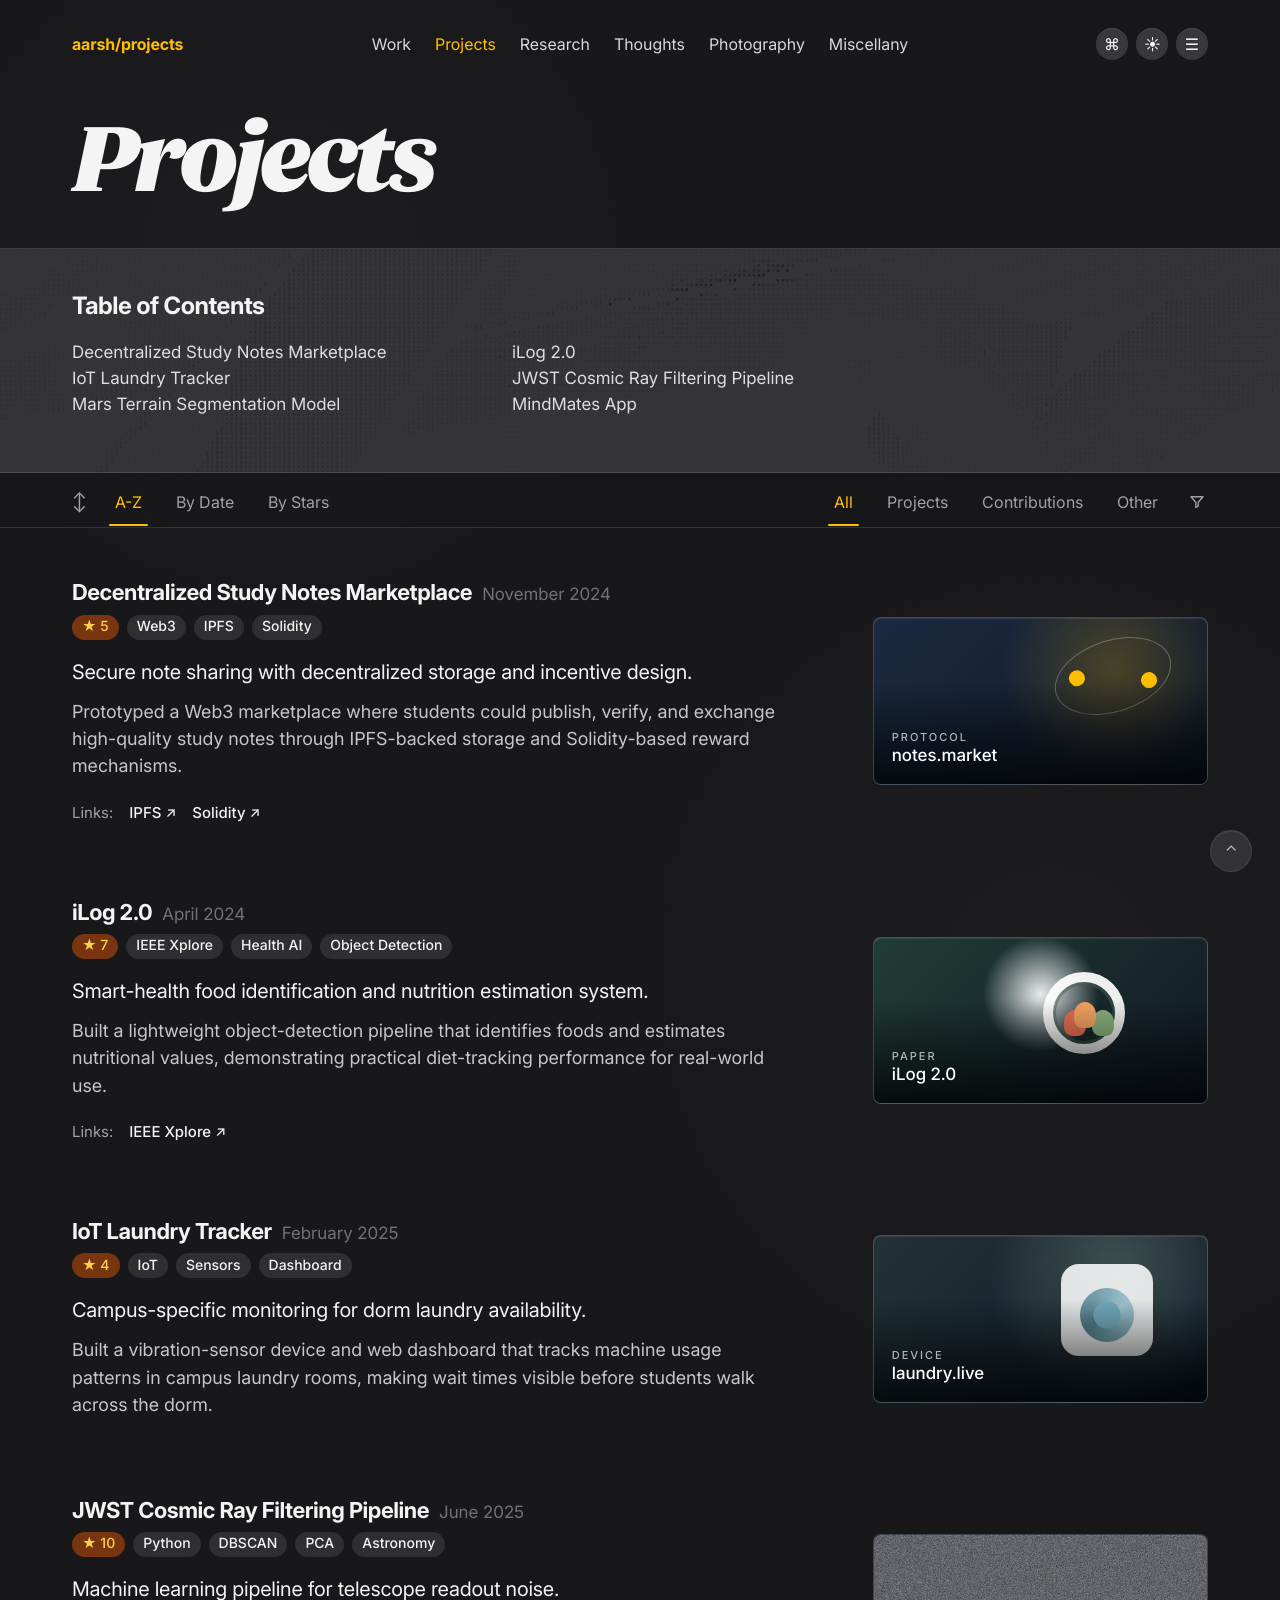
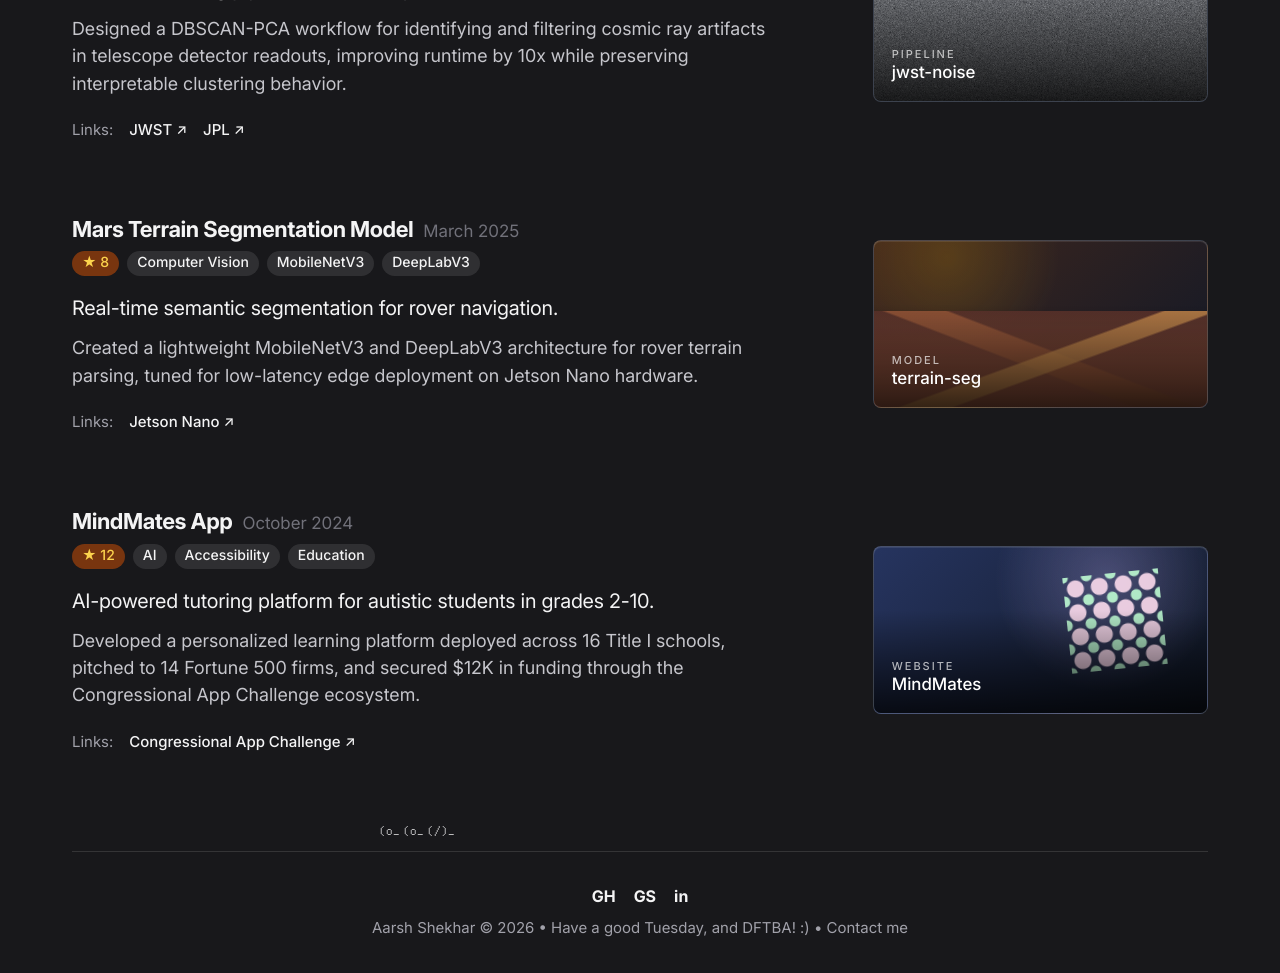
<file: projects/index.html>
<!DOCTYPE html>
<html lang="en" class="dark">
<head>
  <meta charset="UTF-8" />
  <meta name="viewport" content="width=device-width, initial-scale=1" />
  <title>Projects - Aarsh Shekhar</title>
  <meta name="description" content="Selected projects from Aarsh Shekhar across AI, research, robotics, health, and public-interest technology." />
  <meta name="color-scheme" content="dark light" />
  <link rel="preconnect" href="https://fonts.googleapis.com" />
  <link rel="preconnect" href="https://fonts.gstatic.com" crossorigin />
  <link rel="stylesheet" href="https://fonts.googleapis.com/css2?family=Inter:wght@400;500;600;700&display=swap" />
  <link rel="stylesheet" href="../css/projects.css" />
</head>
<body>
  <div class="projects-page">
    <header class="topbar" aria-label="Primary navigation">
      <a class="brand" href="../index.html">aarsh/projects</a>

      <nav class="topnav">
        <a href="../work/">Work</a>
        <a href="../projects/" aria-current="page">Projects</a>
        <a href="../research/">Research</a>
        <a href="../blog/">Thoughts</a>
        <a href="../photography/">Photography</a>
        <a href="../miscellany/">Miscellany</a>
      </nav>

      <div class="quick-actions" aria-label="Display controls">
        <button type="button" data-command-open aria-label="Open command bar">⌘</button>
        <button type="button" data-theme-toggle aria-label="Toggle theme">☀</button>
        <button type="button" data-menu-toggle aria-label="Open menu">☰</button>
      </div>
    </header>

    <div class="menu-popover" data-menu-popover aria-hidden="true">
      <a href="../index.html">Home</a>
      <a href="../work/">Work</a>
      <a href="../projects/">Projects</a>
      <a href="../research/">Research</a>
      <a href="../blog/">Thoughts</a>
      <a href="mailto:aarsh.shekhar@hotmail.com">Contact</a>
    </div>

    <main>
      <section class="projects-hero">
        <h1>Projects</h1>
      </section>

      <section class="toc-band" aria-labelledby="toc-heading">
        <div class="toc-inner">
          <h2 id="toc-heading">Table of Contents</h2>
          <div class="toc-grid">
            <a href="#decentralized-study-notes-marketplace">Decentralized Study Notes Marketplace</a>
            <a href="#ilog-2-0">iLog 2.0</a>
            <a href="#iot-laundry-tracker">IoT Laundry Tracker</a>
            <a href="#jwst-cosmic-ray-filtering-pipeline">JWST Cosmic Ray Filtering Pipeline</a>
            <a href="#mars-terrain-segmentation-model">Mars Terrain Segmentation Model</a>
            <a href="#mindmates-app">MindMates App</a>
          </div>
        </div>
      </section>

      <section class="project-toolbar" aria-label="Project sorting and filters">
        <div class="toolbar-inner">
          <div class="sort-tabs" role="group" aria-label="Sort projects">
            <span class="sort-icon" aria-hidden="true">↕</span>
            <button type="button" class="is-active" data-sort="az" aria-pressed="true">A-Z</button>
            <button type="button" data-sort="date" aria-pressed="false">By Date</button>
            <button type="button" data-sort="stars" aria-pressed="false">By Stars</button>
          </div>

          <div class="filter-tabs" role="group" aria-label="Filter projects">
            <button type="button" class="is-active" data-filter="all" aria-pressed="true">All</button>
            <button type="button" data-filter="project" aria-pressed="false">Projects</button>
            <button type="button" data-filter="contribution" aria-pressed="false">Contributions</button>
            <button type="button" data-filter="other" aria-pressed="false">Other</button>
            <button type="button" class="filter-icon" data-filter="all" aria-label="Clear filters">
              <svg viewBox="0 0 24 24" aria-hidden="true"><path d="M4 5h16l-6.4 7.4v5.1l-3.2 1.8v-6.9L4 5Z"></path></svg>
            </button>
          </div>
        </div>
      </section>

      <section class="projects-list" data-project-list aria-live="polite">
        <article class="project-item" id="decentralized-study-notes-marketplace" data-project data-title="Decentralized Study Notes Marketplace" data-date="2024-11" data-stars="5" data-kind="project">
          <div class="project-copy">
            <h3><span>Decentralized Study Notes Marketplace</span> <small>November 2024</small></h3>
            <div class="pills">
              <span class="pill pill--star">★ 5</span>
              <span class="pill">Web3</span>
              <span class="pill">IPFS</span>
              <span class="pill">Solidity</span>
            </div>
            <p class="summary">Secure note sharing with decentralized storage and incentive design.</p>
            <p class="description">Prototyped a Web3 marketplace where students could publish, verify, and exchange high-quality study notes through IPFS-backed storage and Solidity-based reward mechanisms.</p>
            <p class="links">Links:
              <a href="https://ipfs.tech/" target="_blank" rel="noopener noreferrer">IPFS <span>↗</span></a>
              <a href="https://soliditylang.org/" target="_blank" rel="noopener noreferrer">Solidity <span>↗</span></a>
            </p>
          </div>
          <a class="preview-card preview-card--market" href="https://ipfs.tech/" target="_blank" rel="noopener noreferrer" aria-label="IPFS project reference">
            <span class="preview-orbit" aria-hidden="true"></span>
            <span class="preview-label">Protocol</span>
            <strong>notes.market</strong>
          </a>
        </article>

        <article class="project-item" id="ilog-2-0" data-project data-title="iLog 2.0" data-date="2024-04" data-stars="7" data-kind="contribution">
          <div class="project-copy">
            <h3><span>iLog 2.0</span> <small>April 2024</small></h3>
            <div class="pills">
              <span class="pill pill--star">★ 7</span>
              <span class="pill">IEEE Xplore</span>
              <span class="pill">Health AI</span>
              <span class="pill">Object Detection</span>
            </div>
            <p class="summary">Smart-health food identification and nutrition estimation system.</p>
            <p class="description">Built a lightweight object-detection pipeline that identifies foods and estimates nutritional values, demonstrating practical diet-tracking performance for real-world use.</p>
            <p class="links">Links:
              <a href="https://ieeexplore.ieee.org/" target="_blank" rel="noopener noreferrer">IEEE Xplore <span>↗</span></a>
            </p>
          </div>
          <a class="preview-card preview-card--ilog" href="https://ieeexplore.ieee.org/" target="_blank" rel="noopener noreferrer" aria-label="IEEE Xplore reference">
            <span class="plate" aria-hidden="true"></span>
            <span class="preview-label">Paper</span>
            <strong>iLog 2.0</strong>
          </a>
        </article>

        <article class="project-item" id="iot-laundry-tracker" data-project data-title="IoT Laundry Tracker" data-date="2025-02" data-stars="4" data-kind="other">
          <div class="project-copy">
            <h3><span>IoT Laundry Tracker</span> <small>February 2025</small></h3>
            <div class="pills">
              <span class="pill pill--star">★ 4</span>
              <span class="pill">IoT</span>
              <span class="pill">Sensors</span>
              <span class="pill">Dashboard</span>
            </div>
            <p class="summary">Campus-specific monitoring for dorm laundry availability.</p>
            <p class="description">Built a vibration-sensor device and web dashboard that tracks machine usage patterns in campus laundry rooms, making wait times visible before students walk across the dorm.</p>
          </div>
          <div class="preview-card preview-card--iot" aria-label="IoT device preview">
            <span class="washer" aria-hidden="true"></span>
            <span class="preview-label">Device</span>
            <strong>laundry.live</strong>
          </div>
        </article>

        <article class="project-item" id="jwst-cosmic-ray-filtering-pipeline" data-project data-title="JWST Cosmic Ray Filtering Pipeline" data-date="2025-06" data-stars="10" data-kind="contribution">
          <div class="project-copy">
            <h3><span>JWST Cosmic Ray Filtering Pipeline</span> <small>June 2025</small></h3>
            <div class="pills">
              <span class="pill pill--star">★ 10</span>
              <span class="pill">Python</span>
              <span class="pill">DBSCAN</span>
              <span class="pill">PCA</span>
              <span class="pill">Astronomy</span>
            </div>
            <p class="summary">Machine learning pipeline for telescope readout noise.</p>
            <p class="description">Designed a DBSCAN-PCA workflow for identifying and filtering cosmic ray artifacts in telescope detector readouts, improving runtime by 10x while preserving interpretable clustering behavior.</p>
            <p class="links">Links:
              <a href="https://science.nasa.gov/mission/webb/" target="_blank" rel="noopener noreferrer">JWST <span>↗</span></a>
              <a href="https://www.nasa.gov/centers-and-facilities/jpl/" target="_blank" rel="noopener noreferrer">JPL <span>↗</span></a>
            </p>
          </div>
          <a class="preview-card preview-card--image" href="https://science.nasa.gov/mission/webb/" target="_blank" rel="noopener noreferrer" aria-label="JWST project reference">
            <img src="../images/project-gaussian-noise.png" alt="Gaussian noise reference texture" />
            <span class="preview-label">Pipeline</span>
            <strong>jwst-noise</strong>
          </a>
        </article>

        <article class="project-item" id="mars-terrain-segmentation-model" data-project data-title="Mars Terrain Segmentation Model" data-date="2025-03" data-stars="8" data-kind="project">
          <div class="project-copy">
            <h3><span>Mars Terrain Segmentation Model</span> <small>March 2025</small></h3>
            <div class="pills">
              <span class="pill pill--star">★ 8</span>
              <span class="pill">Computer Vision</span>
              <span class="pill">MobileNetV3</span>
              <span class="pill">DeepLabV3</span>
            </div>
            <p class="summary">Real-time semantic segmentation for rover navigation.</p>
            <p class="description">Created a lightweight MobileNetV3 and DeepLabV3 architecture for rover terrain parsing, tuned for low-latency edge deployment on Jetson Nano hardware.</p>
            <p class="links">Links:
              <a href="https://developer.nvidia.com/embedded/jetson-nano-developer-kit" target="_blank" rel="noopener noreferrer">Jetson Nano <span>↗</span></a>
            </p>
          </div>
          <a class="preview-card preview-card--mars" href="https://developer.nvidia.com/embedded/jetson-nano-developer-kit" target="_blank" rel="noopener noreferrer" aria-label="Jetson Nano reference">
            <span class="terrain" aria-hidden="true"></span>
            <span class="preview-label">Model</span>
            <strong>terrain-seg</strong>
          </a>
        </article>

        <article class="project-item" id="mindmates-app" data-project data-title="MindMates App" data-date="2024-10" data-stars="12" data-kind="project">
          <div class="project-copy">
            <h3><span>MindMates App</span> <small>October 2024</small></h3>
            <div class="pills">
              <span class="pill pill--star">★ 12</span>
              <span class="pill">AI</span>
              <span class="pill">Accessibility</span>
              <span class="pill">Education</span>
            </div>
            <p class="summary">AI-powered tutoring platform for autistic students in grades 2-10.</p>
            <p class="description">Developed a personalized learning platform deployed across 16 Title I schools, pitched to 14 Fortune 500 firms, and secured $12K in funding through the Congressional App Challenge ecosystem.</p>
            <p class="links">Links:
              <a href="https://www.congressionalappchallenge.us/" target="_blank" rel="noopener noreferrer">Congressional App Challenge <span>↗</span></a>
            </p>
          </div>
          <a class="preview-card preview-card--mind" href="https://www.congressionalappchallenge.us/" target="_blank" rel="noopener noreferrer" aria-label="Congressional App Challenge reference">
            <span class="mind-grid" aria-hidden="true"></span>
            <span class="preview-label">Website</span>
            <strong>MindMates</strong>
          </a>
        </article>
      </section>
    </main>

    <footer class="projects-footer">
      <div class="footer-line" aria-hidden="true"><span>(o_</span><span>(o_</span><span>(/)_</span></div>
      <div class="footer-icons" aria-label="Social links">
        <a href="https://github.com/Aarsh-Shekhar" target="_blank" rel="noopener noreferrer" aria-label="GitHub">GH</a>
        <a href="https://scholar.google.com/citations?user=h3AGhvAAAAAJ&hl=en" target="_blank" rel="noopener noreferrer" aria-label="Google Scholar">GS</a>
        <a href="https://www.linkedin.com/in/aarsh-shekhar" target="_blank" rel="noopener noreferrer" aria-label="LinkedIn">in</a>
      </div>
      <p>Aarsh Shekhar © 2026 • Have a good Tuesday, and DFTBA! :) • <a href="mailto:aarsh.shekhar@hotmail.com">Contact me</a></p>
    </footer>

    <div class="command-overlay" data-command-overlay aria-hidden="true">
      <div class="command-panel" role="dialog" aria-modal="true" aria-label="Command bar">
        <input type="search" data-command-input placeholder="Jump to a project or page..." />
        <div class="command-results" data-command-results></div>
      </div>
    </div>

    <button type="button" class="scroll-top" data-scroll-top aria-label="Back to top">⌃</button>
  </div>

  <script src="../js/projects.js"></script>
</body>
</html>
</file>
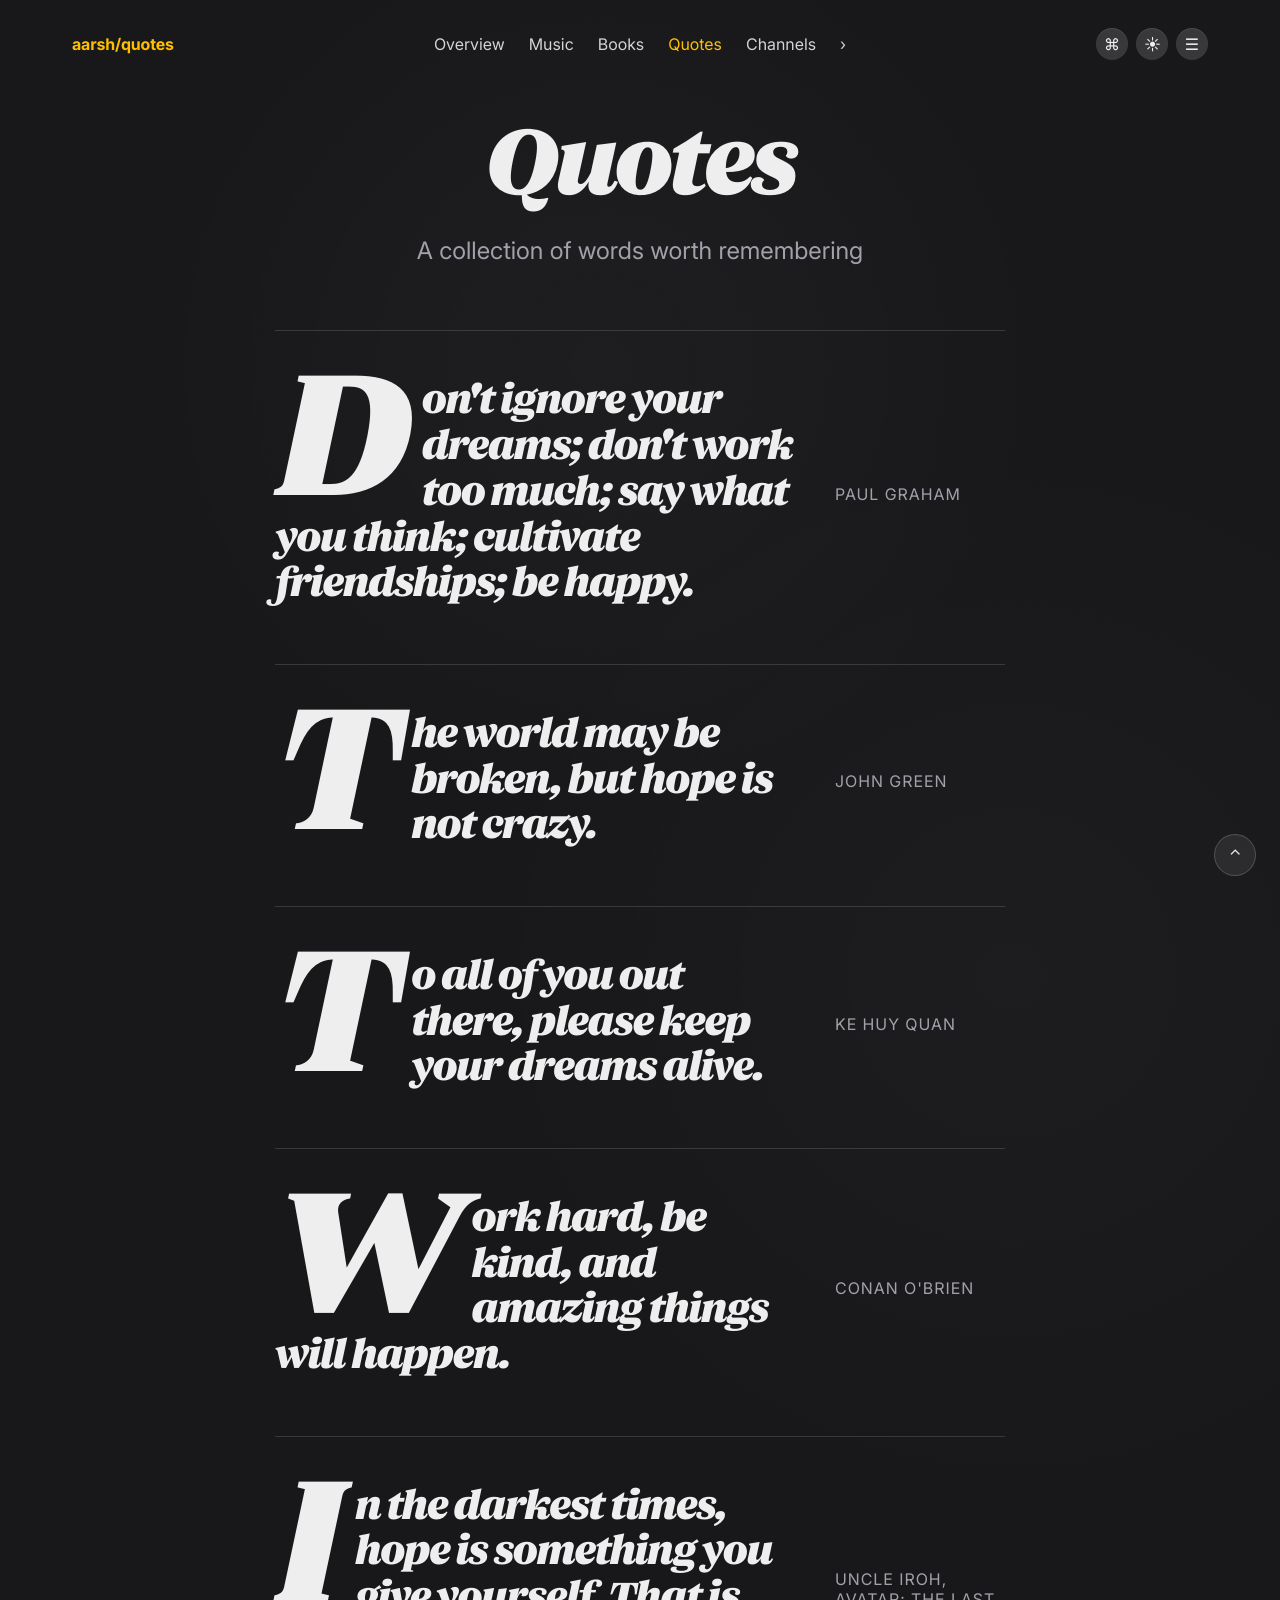
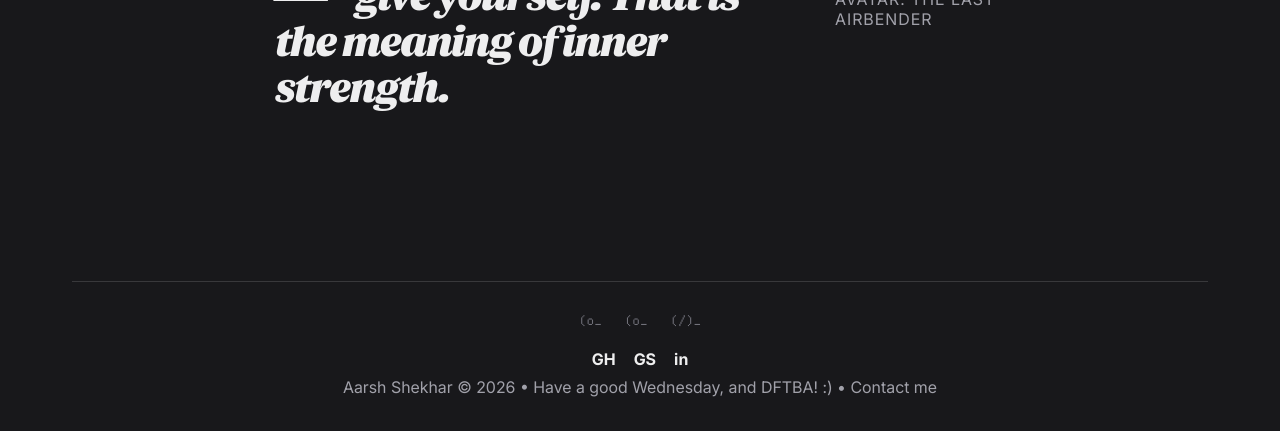
<file: quotes/index.html>
<!DOCTYPE html>
<html lang="en">
<head>
  <meta charset="UTF-8" />
  <meta name="viewport" content="width=device-width, initial-scale=1" />
  <title>Quotes - Aarsh Shekhar</title>
  <meta name="color-scheme" content="dark light" />
  <link rel="preconnect" href="https://fonts.googleapis.com" />
  <link rel="preconnect" href="https://fonts.gstatic.com" crossorigin />
  <link rel="stylesheet" href="https://fonts.googleapis.com/css2?family=Inter:wght@400;500;600;700;800&display=swap" />
  <link rel="stylesheet" href="../css/miscellany.css" />
</head>
<body>
  <div class="misc-page">
    <header class="topbar">
      <a class="brand" href="../miscellany/">aarsh/quotes</a>
      <nav class="topnav"><a href="../miscellany/">Overview</a><a href="../library/">Music</a><a href="../bookshelf/">Books</a><a class="is-active" href="../quotes/">Quotes</a><a href="../channels/">Channels</a><span>›</span></nav>
      <div class="quick-actions"><button type="button" data-command-toggle>⌘</button><button type="button" data-theme-toggle>☀</button><button type="button" data-menu-toggle>☰</button></div>
    </header>
    <main class="page-shell">
      <section class="hero hero--center">
        <h1 class="page-title">Quotes</h1>
        <p>A collection of words worth remembering</p>
      </section>
      <div class="quote-wall" data-quote-wall></div>
    </main>
    <footer class="site-footer"><div class="footer-line">(o_ &nbsp; (o_ &nbsp; (/)_</div><div class="footer-icons"><a href="https://github.com/Aarsh-Shekhar">GH</a><a href="https://scholar.google.com/citations?user=h3AGhvAAAAAJ&hl=en">GS</a><a href="https://www.linkedin.com/in/aarsh-shekhar">in</a></div><p>Aarsh Shekhar © 2026 • Have a good Wednesday, and DFTBA! :) • <a href="mailto:aarsh.shekhar@hotmail.com">Contact me</a></p></footer>
    <aside class="utility-panel" data-menu-panel><a href="../miscellany/">Overview</a><a href="../library/">Music</a><a href="../bookshelf/">Books</a><a href="../channels/">Channels</a></aside>
    <aside class="command-panel" data-command-panel><input type="search" placeholder="Search pages..." data-command-input /><div class="command-results" data-command-results></div></aside>
    <button class="scroll-top" type="button" onclick="window.scrollTo({top:0,behavior:'smooth'})" aria-label="Back to top">⌃</button>
  </div>
  <script src="../js/miscellany.js"></script>
</body>
</html>
</file>
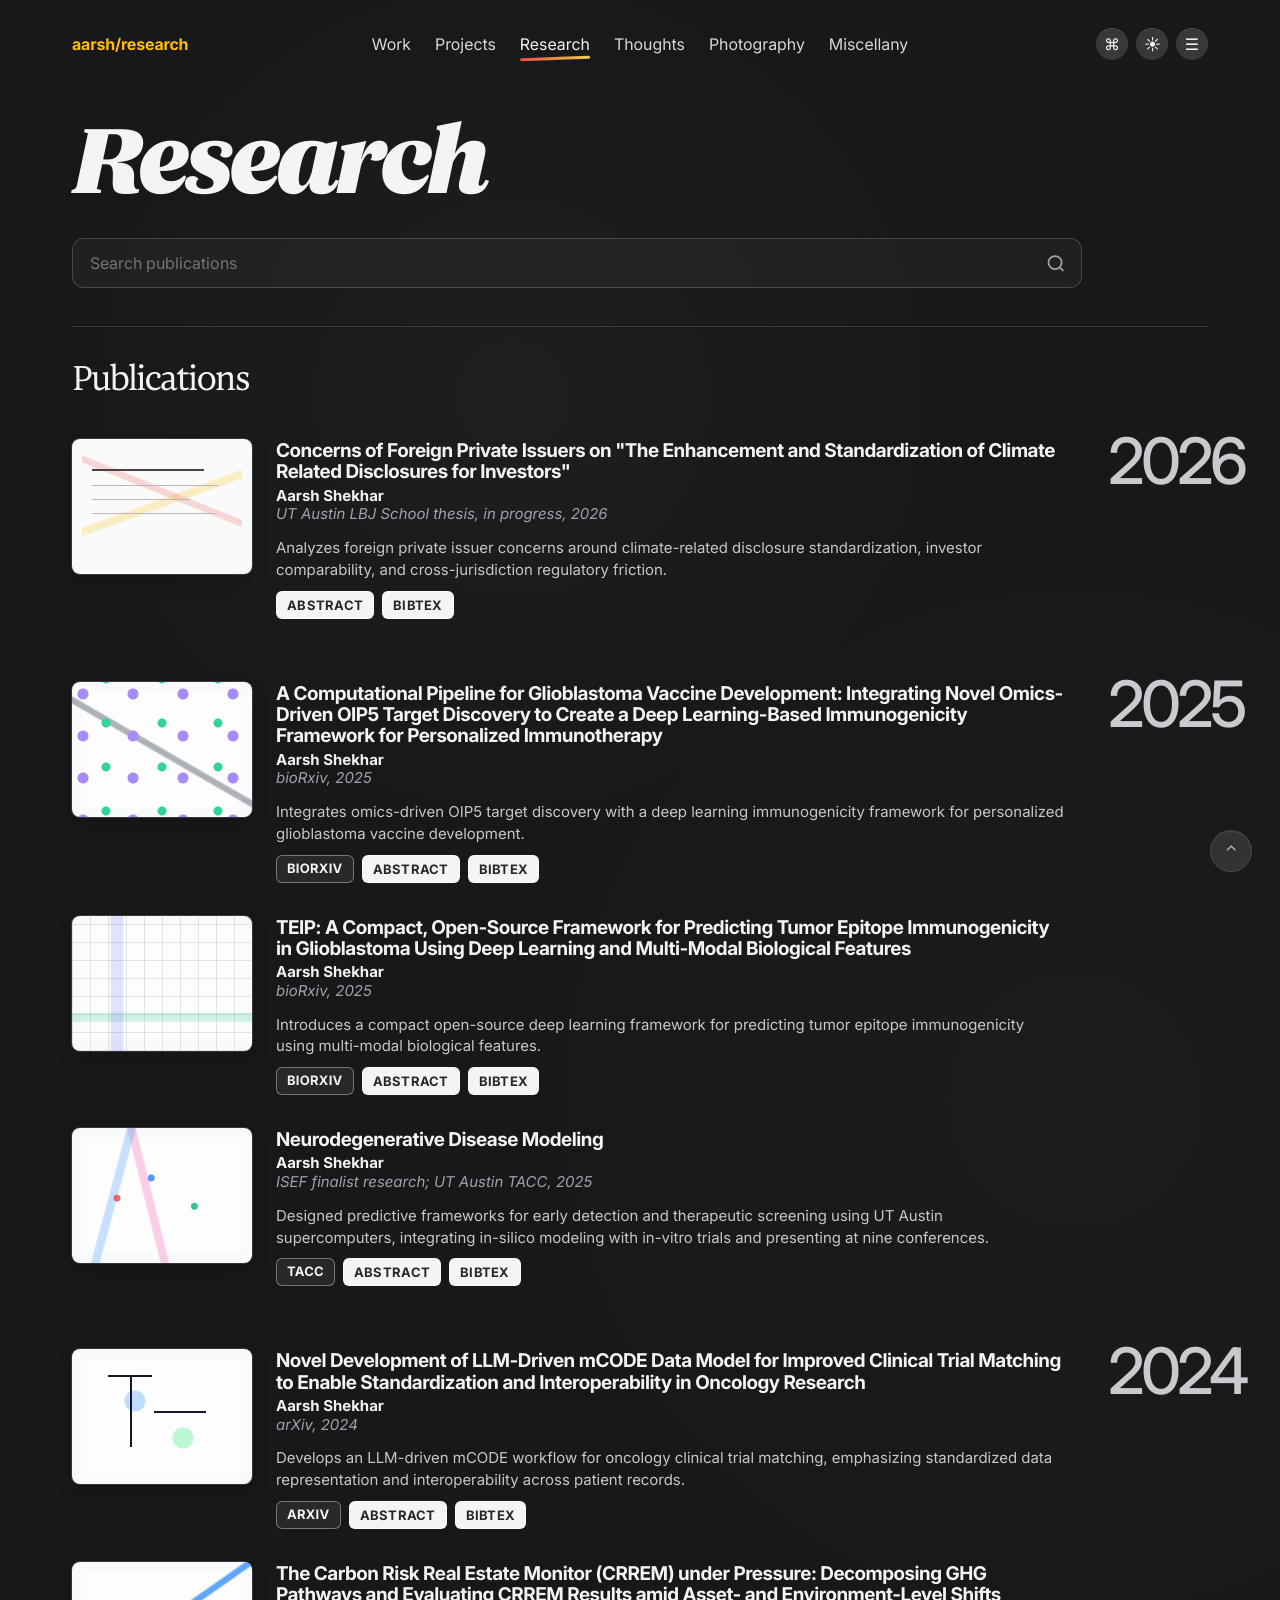
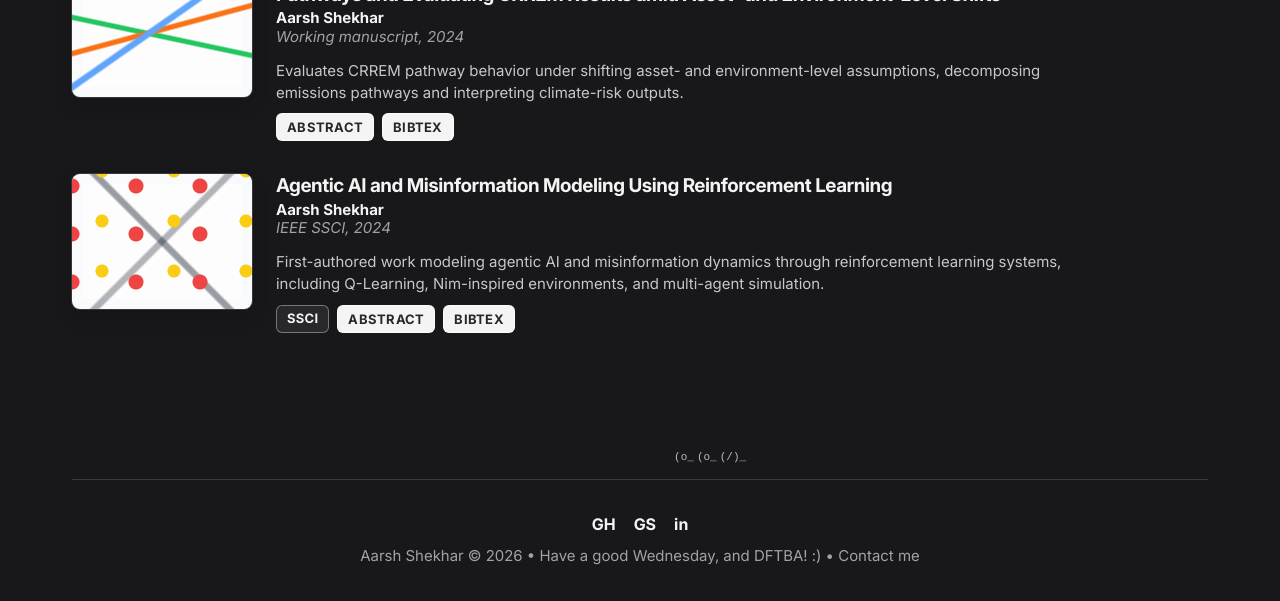
<file: research/index.html>
<!DOCTYPE html>
<html lang="en" class="dark">
<head>
  <meta charset="UTF-8" />
  <meta name="viewport" content="width=device-width, initial-scale=1" />
  <title>Research - Aarsh Shekhar</title>
  <meta name="description" content="Research by Aarsh Shekhar across AI, medicine, climate finance, oncology interoperability, and computational modeling." />
  <meta name="color-scheme" content="dark light" />
  <link rel="preconnect" href="https://fonts.googleapis.com" />
  <link rel="preconnect" href="https://fonts.gstatic.com" crossorigin />
  <link rel="stylesheet" href="https://fonts.googleapis.com/css2?family=Inter:wght@400;500;600;700&display=swap" />
  <link rel="stylesheet" href="../css/research.css" />
</head>
<body>
  <div class="research-page">
    <header class="topbar" aria-label="Primary navigation">
      <a class="brand" href="../index.html">aarsh/research</a>

      <nav class="topnav">
        <a href="../work/">Work</a>
        <a href="../projects/">Projects</a>
        <a href="../research/" aria-current="page">Research</a>
        <a href="../blog/">Thoughts</a>
        <a href="../photography/">Photography</a>
        <a href="../miscellany/">Miscellany</a>
      </nav>

      <div class="quick-actions" aria-label="Display controls">
        <button type="button" data-command-open aria-label="Open command bar">⌘</button>
        <button type="button" data-theme-toggle aria-label="Toggle theme">☀</button>
        <button type="button" data-menu-toggle aria-label="Open menu">☰</button>
      </div>
    </header>

    <div class="menu-popover" data-menu-popover aria-hidden="true">
      <a href="../index.html">Home</a>
      <a href="../work/">Work</a>
      <a href="../projects/">Projects</a>
      <a href="../research/">Research</a>
      <a href="../blog/">Thoughts</a>
      <a href="mailto:aarsh.shekhar@hotmail.com">Contact</a>
    </div>

    <main class="research-shell">
      <section class="research-hero">
        <h1>Research</h1>
        <label class="search-box">
          <span class="sr-only">Search publications</span>
          <input type="search" data-search placeholder="Search publications" />
          <svg viewBox="0 0 24 24" aria-hidden="true"><path d="m21 21-4.4-4.4m2.4-5.1a7.5 7.5 0 1 1-15 0 7.5 7.5 0 0 1 15 0Z"></path></svg>
        </label>
      </section>

      <div class="section-rule"></div>

      <section class="research-section" aria-labelledby="publications-heading">
        <div class="section-heading">
          <h2 id="publications-heading">Publications</h2>
          <span>2026</span>
        </div>

        <div class="year-block" data-year-block>
          <div class="paper-stack">
            <article class="paper" data-paper data-title="Concerns of Foreign Private Issuers on The Enhancement and Standardization of Climate Related Disclosures for Investors" data-year="2026">
              <button class="paper-media media-climate" type="button" data-expand-media aria-label="Expand climate disclosures preview">
                <span class="paper-lines" aria-hidden="true"></span>
              </button>
              <div class="paper-copy">
                <h3>Concerns of Foreign Private Issuers on "The Enhancement and Standardization of Climate Related Disclosures for Investors"</h3>
                <p class="authors"><strong>Aarsh Shekhar</strong></p>
                <p class="venue">UT Austin LBJ School thesis, in progress, 2026</p>
                <p class="abstract-text">Analyzes foreign private issuer concerns around climate-related disclosure standardization, investor comparability, and cross-jurisdiction regulatory friction.</p>
                <div class="paper-actions">
                  <button type="button" data-modal="abstract">Abstract</button>
                  <button type="button" data-modal="bibtex">BibTeX</button>
                </div>
              </div>
            </article>
          </div>
          <aside class="year-label"><span>2026</span></aside>
        </div>

        <div class="year-block" data-year-block>
          <div class="paper-stack">
            <article class="paper" data-paper data-title="A Computational Pipeline for Glioblastoma Vaccine Development" data-year="2025">
              <button class="paper-media media-omics" type="button" data-expand-media aria-label="Expand glioblastoma vaccine pipeline preview">
                <span class="nodes" aria-hidden="true"></span>
              </button>
              <div class="paper-copy">
                <a href="https://www.biorxiv.org/content/10.64898/2025.12.23.696316v1.abstract" target="_blank" rel="noopener noreferrer"><h3>A Computational Pipeline for Glioblastoma Vaccine Development: Integrating Novel Omics-Driven OIP5 Target Discovery to Create a Deep Learning-Based Immunogenicity Framework for Personalized Immunotherapy</h3></a>
                <p class="authors"><strong>Aarsh Shekhar</strong></p>
                <p class="venue">bioRxiv, 2025</p>
                <p class="abstract-text">Integrates omics-driven OIP5 target discovery with a deep learning immunogenicity framework for personalized glioblastoma vaccine development.</p>
                <div class="paper-actions">
                  <a href="https://www.biorxiv.org/content/10.64898/2025.12.23.696316v1.abstract" target="_blank" rel="noopener noreferrer">bioRxiv</a>
                  <button type="button" data-modal="abstract">Abstract</button>
                  <button type="button" data-modal="bibtex">BibTeX</button>
                </div>
              </div>
            </article>

            <article class="paper" data-paper data-title="TEIP framework tumor epitope immunogenicity glioblastoma" data-year="2025">
              <button class="paper-media media-teip" type="button" data-expand-media aria-label="Expand TEIP preview">
                <span class="matrix" aria-hidden="true"></span>
              </button>
              <div class="paper-copy">
                <a href="https://www.biorxiv.org/content/10.1101/2025.11.09.687510v2.abstract" target="_blank" rel="noopener noreferrer"><h3>TEIP: A Compact, Open-Source Framework for Predicting Tumor Epitope Immunogenicity in Glioblastoma Using Deep Learning and Multi-Modal Biological Features</h3></a>
                <p class="authors"><strong>Aarsh Shekhar</strong></p>
                <p class="venue">bioRxiv, 2025</p>
                <p class="abstract-text">Introduces a compact open-source deep learning framework for predicting tumor epitope immunogenicity using multi-modal biological features.</p>
                <div class="paper-actions">
                  <a href="https://www.biorxiv.org/content/10.1101/2025.11.09.687510v2.abstract" target="_blank" rel="noopener noreferrer">bioRxiv</a>
                  <button type="button" data-modal="abstract">Abstract</button>
                  <button type="button" data-modal="bibtex">BibTeX</button>
                </div>
              </div>
            </article>

            <article class="paper" data-paper data-title="Neurodegenerative Disease Modeling UT Austin TACC" data-year="2025">
              <button class="paper-media media-neuro" type="button" data-expand-media aria-label="Expand neurodegenerative disease modeling preview">
                <span class="wave" aria-hidden="true"></span>
              </button>
              <div class="paper-copy">
                <h3>Neurodegenerative Disease Modeling</h3>
                <p class="authors"><strong>Aarsh Shekhar</strong></p>
                <p class="venue">ISEF finalist research; UT Austin TACC, 2025</p>
                <p class="abstract-text">Designed predictive frameworks for early detection and therapeutic screening using UT Austin supercomputers, integrating in-silico modeling with in-vitro trials and presenting at nine conferences.</p>
                <div class="paper-actions">
                  <a href="https://www.tacc.utexas.edu/" target="_blank" rel="noopener noreferrer">TACC</a>
                  <button type="button" data-modal="abstract">Abstract</button>
                  <button type="button" data-modal="bibtex">BibTeX</button>
                </div>
              </div>
            </article>
          </div>
          <aside class="year-label"><span>2025</span></aside>
        </div>

        <div class="year-block" data-year-block>
          <div class="paper-stack">
            <article class="paper" data-paper data-title="LLM mCODE clinical trial matching oncology interoperability" data-year="2024">
              <button class="paper-media media-mcode" type="button" data-expand-media aria-label="Expand mCODE preview">
                <span class="schema" aria-hidden="true"></span>
              </button>
              <div class="paper-copy">
                <a href="https://arxiv.org/abs/2410.19826" target="_blank" rel="noopener noreferrer"><h3>Novel Development of LLM-Driven mCODE Data Model for Improved Clinical Trial Matching to Enable Standardization and Interoperability in Oncology Research</h3></a>
                <p class="authors"><strong>Aarsh Shekhar</strong></p>
                <p class="venue">arXiv, 2024</p>
                <p class="abstract-text">Develops an LLM-driven mCODE workflow for oncology clinical trial matching, emphasizing standardized data representation and interoperability across patient records.</p>
                <div class="paper-actions">
                  <a href="https://arxiv.org/abs/2410.19826" target="_blank" rel="noopener noreferrer">arXiv</a>
                  <button type="button" data-modal="abstract">Abstract</button>
                  <button type="button" data-modal="bibtex">BibTeX</button>
                </div>
              </div>
            </article>

            <article class="paper" data-paper data-title="Carbon Risk Real Estate Monitor CRREM GHG pathways" data-year="2024">
              <button class="paper-media media-crrem" type="button" data-expand-media aria-label="Expand CRREM preview">
                <span class="chart" aria-hidden="true"></span>
              </button>
              <div class="paper-copy">
                <h3>The Carbon Risk Real Estate Monitor (CRREM) under Pressure: Decomposing GHG Pathways and Evaluating CRREM Results amid Asset- and Environment-Level Shifts</h3>
                <p class="authors"><strong>Aarsh Shekhar</strong></p>
                <p class="venue">Working manuscript, 2024</p>
                <p class="abstract-text">Evaluates CRREM pathway behavior under shifting asset- and environment-level assumptions, decomposing emissions pathways and interpreting climate-risk outputs.</p>
                <div class="paper-actions">
                  <button type="button" data-modal="abstract">Abstract</button>
                  <button type="button" data-modal="bibtex">BibTeX</button>
                </div>
              </div>
            </article>

            <article class="paper" data-paper data-title="IEEE SSCI agentic AI misinformation reinforcement learning Q-Learning Nim multi-agent systems" data-year="2024">
              <button class="paper-media media-ssci" type="button" data-expand-media aria-label="Expand IEEE SSCI preview">
                <span class="agents" aria-hidden="true"></span>
              </button>
              <div class="paper-copy">
                <h3>Agentic AI and Misinformation Modeling Using Reinforcement Learning</h3>
                <p class="authors"><strong>Aarsh Shekhar</strong></p>
                <p class="venue">IEEE SSCI, 2024</p>
                <p class="abstract-text">First-authored work modeling agentic AI and misinformation dynamics through reinforcement learning systems, including Q-Learning, Nim-inspired environments, and multi-agent simulation.</p>
                <div class="paper-actions">
                  <a href="https://attend.ieee.org/ssci-2024/" target="_blank" rel="noopener noreferrer">SSCI</a>
                  <button type="button" data-modal="abstract">Abstract</button>
                  <button type="button" data-modal="bibtex">BibTeX</button>
                </div>
              </div>
            </article>
          </div>
          <aside class="year-label"><span>2024</span></aside>
        </div>
      </section>
    </main>

    <footer class="research-footer">
      <div class="footer-line" aria-hidden="true"><span>(o_</span><span>(o_</span><span>(/)_</span></div>
      <div class="footer-icons" aria-label="Social links">
        <a href="https://github.com/Aarsh-Shekhar" target="_blank" rel="noopener noreferrer" aria-label="GitHub">GH</a>
        <a href="https://scholar.google.com/citations?user=h3AGhvAAAAAJ&hl=en" target="_blank" rel="noopener noreferrer" aria-label="Google Scholar">GS</a>
        <a href="https://www.linkedin.com/in/aarsh-shekhar" target="_blank" rel="noopener noreferrer" aria-label="LinkedIn">in</a>
      </div>
      <p>Aarsh Shekhar © 2026 • Have a good Wednesday, and DFTBA! :) • <a href="mailto:aarsh.shekhar@hotmail.com">Contact me</a></p>
    </footer>

    <div class="command-overlay" data-command-overlay aria-hidden="true">
      <div class="command-panel" role="dialog" aria-modal="true" aria-label="Command bar">
        <input type="search" data-command-input placeholder="Jump to research or page..." />
        <div class="command-results" data-command-results></div>
      </div>
    </div>

    <div class="research-modal" data-modal-panel aria-hidden="true">
      <div class="modal-card" role="dialog" aria-modal="true" aria-label="Research detail">
        <button type="button" class="modal-close" data-modal-close aria-label="Close">×</button>
        <h3 data-modal-title></h3>
        <p data-modal-copy></p>
      </div>
    </div>

    <button type="button" class="scroll-top" data-scroll-top aria-label="Back to top">⌃</button>
  </div>

  <script src="../js/research.js"></script>
</body>
</html>
</file>
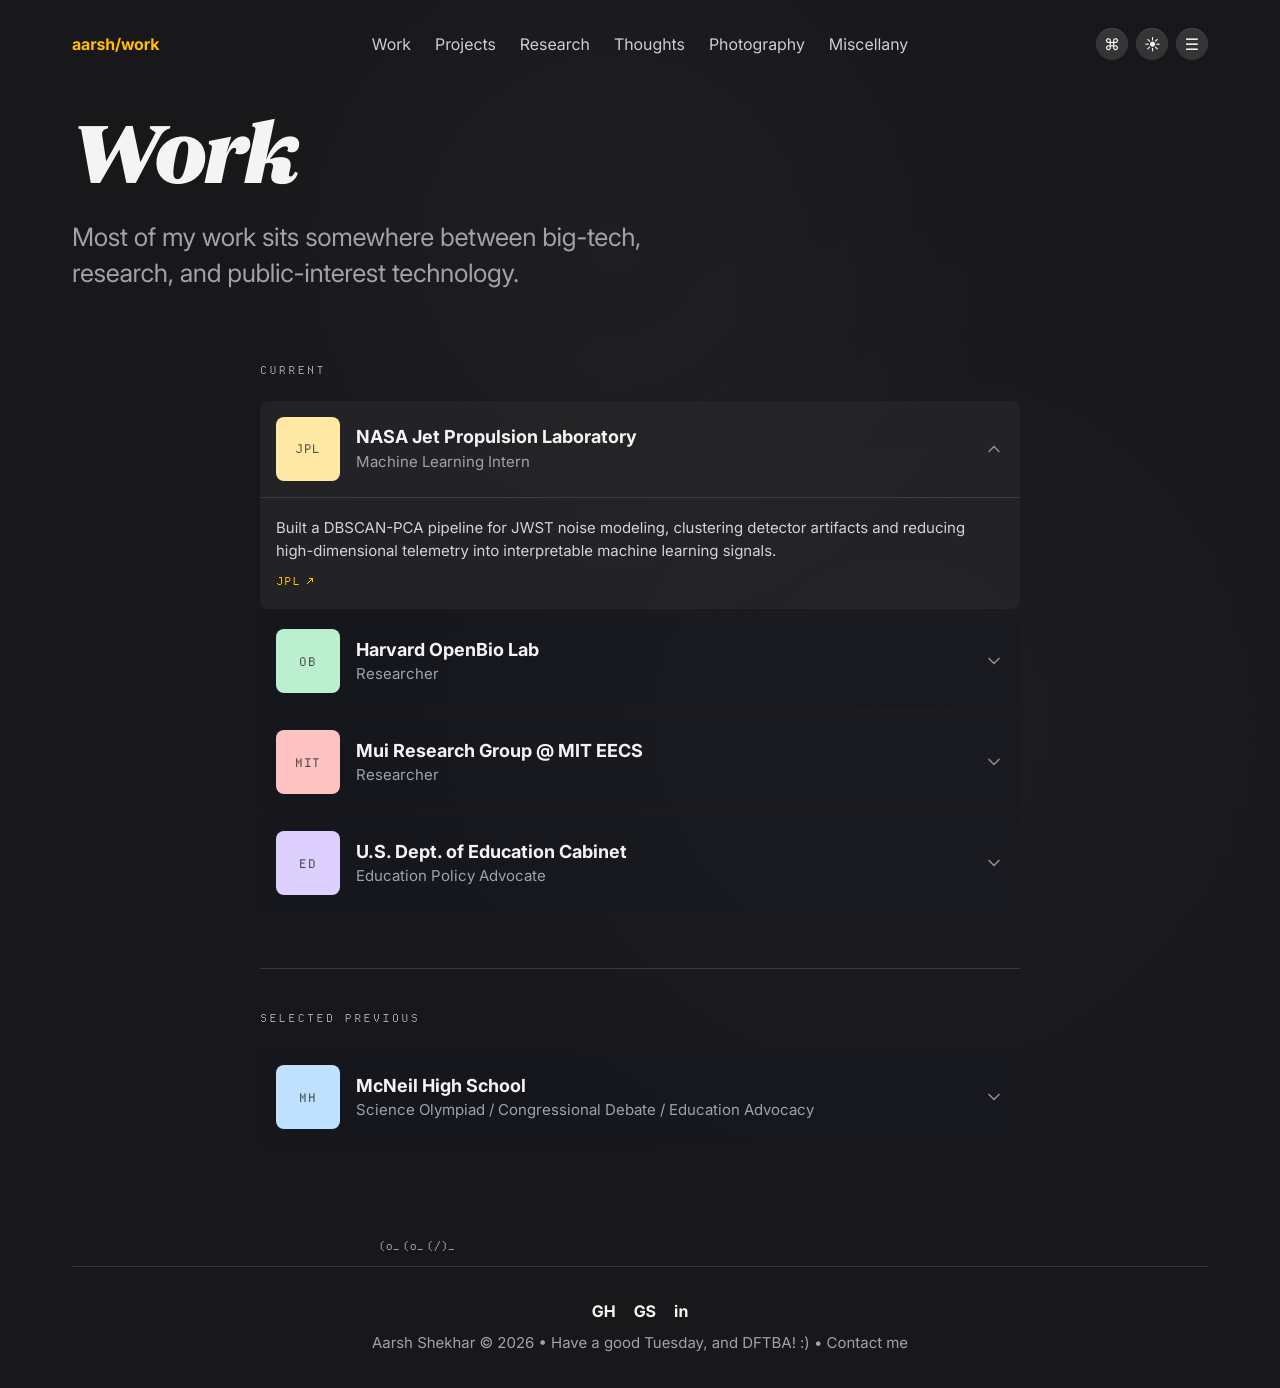
<file: work/index.html>
<!DOCTYPE html>
<html lang="en">
<head>
  <meta charset="UTF-8" />
  <meta name="viewport" content="width=device-width, initial-scale=1" />
  <title>Work - Aarsh Shekhar</title>
  <meta name="description" content="Selected work across big-tech, research, and public-interest technology." />
  <meta name="color-scheme" content="dark" />
  <link rel="preconnect" href="https://fonts.googleapis.com" />
  <link rel="preconnect" href="https://fonts.gstatic.com" crossorigin />
  <link rel="stylesheet" href="https://fonts.googleapis.com/css2?family=Inter:wght@400;500;600;700&display=swap" />
  <link rel="stylesheet" href="../css/work.css" />
</head>
<body>
  <div class="work-page">
    <header class="topbar" aria-label="Primary navigation">
      <a class="brand" href="../index.html">aarsh/work</a>

      <nav class="topnav">
        <a href="../work/">Work</a>
        <a href="../projects/">Projects</a>
        <a href="../research/">Research</a>
        <a href="../blog/">Thoughts</a>
        <a href="../photography/">Photography</a>
        <a href="../miscellany/">Miscellany</a>
      </nav>

      <div class="quick-actions" aria-label="Display controls">
        <button type="button" aria-label="Keyboard shortcuts">⌘</button>
        <button type="button" aria-label="Toggle theme">☀</button>
        <button type="button" aria-label="Open menu">☰</button>
      </div>
    </header>

    <main class="work-shell">
      <section class="hero">
        <h1>Work</h1>
        <p>Most of my work sits somewhere between big-tech, research, and public-interest technology.</p>
      </section>

      <section class="work-section" aria-labelledby="current-heading">
        <h2 id="current-heading">Current</h2>
        <div class="work-list">
          <article class="work-card is-open" data-work-card>
            <button type="button" class="work-card__button" aria-expanded="true" aria-controls="nasa-details">
              <span class="logo-tile logo-tile--gold">JPL</span>
              <span class="work-card__copy">
                <span class="work-card__title">NASA Jet Propulsion Laboratory</span>
                <span class="work-card__role">Machine Learning Intern</span>
              </span>
              <svg class="chevron" viewBox="0 0 24 24" aria-hidden="true"><path d="m6 9 6 6 6-6"></path></svg>
            </button>
            <div class="work-card__details" id="nasa-details">
              <p>Built a DBSCAN-PCA pipeline for JWST noise modeling, clustering detector artifacts and reducing high-dimensional telemetry into interpretable machine learning signals.</p>
              <a class="detail-link" href="https://www.nasa.gov/centers-and-facilities/jpl/" target="_blank" rel="noopener noreferrer">JPL <span>↗</span></a>
            </div>
          </article>

          <article class="work-card" data-work-card>
            <button type="button" class="work-card__button" aria-expanded="false" aria-controls="openbio-details">
              <span class="logo-tile logo-tile--mint">OB</span>
              <span class="work-card__copy">
                <span class="work-card__title">Harvard OpenBio Lab</span>
                <span class="work-card__role">Researcher</span>
              </span>
              <svg class="chevron" viewBox="0 0 24 24" aria-hidden="true"><path d="m6 9 6 6 6-6"></path></svg>
            </button>
            <div class="work-card__details" id="openbio-details">
              <p>Researching oncology patient screening models and patient-data interoperability with LLM systems alongside PhD candidate Mincheol Kim.</p>
              <a class="detail-link" href="https://www.openbiolab.org/" target="_blank" rel="noopener noreferrer">OpenBio <span>↗</span></a>
            </div>
          </article>

          <article class="work-card" data-work-card>
            <button type="button" class="work-card__button" aria-expanded="false" aria-controls="mui-details">
              <span class="logo-tile logo-tile--rose">MIT</span>
              <span class="work-card__copy">
                <span class="work-card__title">Mui Research Group @ MIT EECS</span>
                <span class="work-card__role">Researcher</span>
              </span>
              <svg class="chevron" viewBox="0 0 24 24" aria-hidden="true"><path d="m6 9 6 6 6-6"></path></svg>
            </button>
            <div class="work-card__details" id="mui-details">
              <p>Worked on retrieval-augmented generation models for game theory, building systems that connect strategic reasoning with grounded source retrieval.</p>
              <a class="detail-link" href="https://www.eecs.mit.edu/" target="_blank" rel="noopener noreferrer">MIT EECS <span>↗</span></a>
            </div>
          </article>

          <article class="work-card" data-work-card>
            <button type="button" class="work-card__button" aria-expanded="false" aria-controls="education-details">
              <span class="logo-tile logo-tile--lavender">ED</span>
              <span class="work-card__copy">
                <span class="work-card__title">U.S. Dept. of Education Cabinet</span>
                <span class="work-card__role">Education Policy Advocate</span>
              </span>
              <svg class="chevron" viewBox="0 0 24 24" aria-hidden="true"><path d="m6 9 6 6 6-6"></path></svg>
            </button>
            <div class="work-card__details" id="education-details">
              <p>Represented Central Texas secondary-education needs, supporting HB-2 passage and helping move Senate education bills into committee.</p>
              <a class="detail-link" href="https://www.ed.gov/about/ed-offices/os" target="_blank" rel="noopener noreferrer">ED <span>↗</span></a>
            </div>
          </article>
        </div>
      </section>

      <section class="work-section work-section--previous" aria-labelledby="previous-heading">
        <h2 id="previous-heading">Selected Previous</h2>
        <div class="work-list">
          <article class="work-card" data-work-card>
            <button type="button" class="work-card__button" aria-expanded="false" aria-controls="mcneil-details">
              <span class="logo-tile logo-tile--blue">MH</span>
              <span class="work-card__copy">
                <span class="work-card__title">McNeil High School</span>
                <span class="work-card__role">Science Olympiad / Congressional Debate / Education Advocacy</span>
              </span>
              <svg class="chevron" viewBox="0 0 24 24" aria-hidden="true"><path d="m6 9 6 6 6-6"></path></svg>
            </button>
            <div class="work-card__details" id="mcneil-details">
              <p>Competed in Science Olympiad and congressional debate while working across Board of Education and RRISD Board of Trustees advocacy efforts.</p>
            </div>
          </article>
        </div>
      </section>
    </main>

    <footer class="work-footer">
      <div class="footer-line" aria-hidden="true"><span>(o_</span><span>(o_</span><span>(/)_</span></div>
      <div class="footer-icons" aria-label="Social links">
        <a href="https://github.com/Aarsh-Shekhar" target="_blank" rel="noopener noreferrer" aria-label="GitHub">GH</a>
        <a href="https://scholar.google.com/citations?user=h3AGhvAAAAAJ&hl=en" target="_blank" rel="noopener noreferrer" aria-label="Google Scholar">GS</a>
        <a href="https://www.linkedin.com/in/aarsh-shekhar" target="_blank" rel="noopener noreferrer" aria-label="LinkedIn">in</a>
      </div>
      <p>Aarsh Shekhar © 2026 • Have a good Tuesday, and DFTBA! :) • <a href="mailto:aarsh.shekhar@hotmail.com">Contact me</a></p>
    </footer>
  </div>

  <script src="../js/work.js"></script>
</body>
</html>
</file>
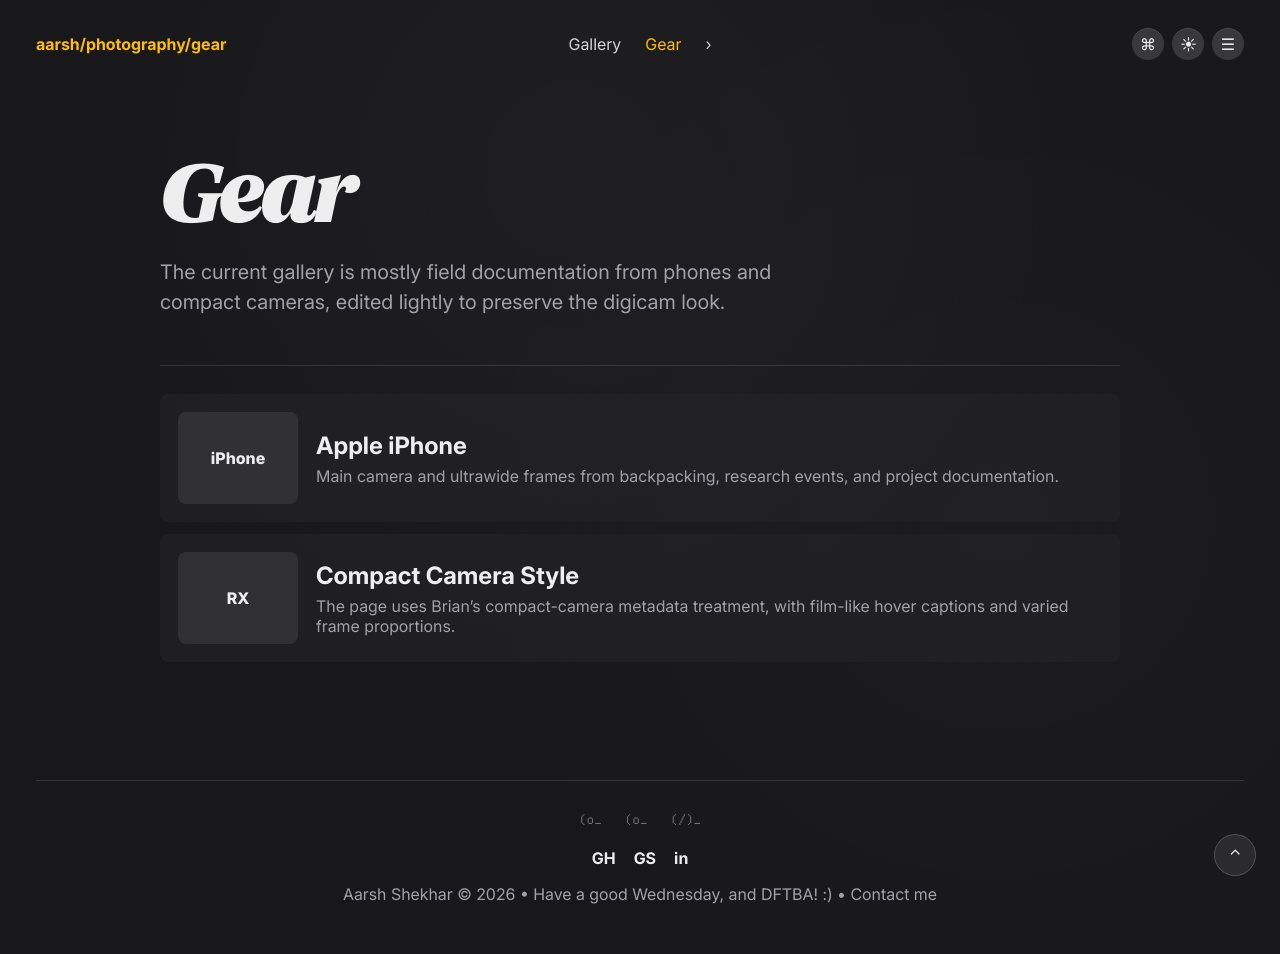
<file: photography/gear/index.html>
<!DOCTYPE html>
<html lang="en">
<head>
  <meta charset="UTF-8" />
  <meta name="viewport" content="width=device-width, initial-scale=1" />
  <title>Photography Gear - Aarsh Shekhar</title>
  <meta name="color-scheme" content="dark light" />
  <link rel="preconnect" href="https://fonts.googleapis.com" />
  <link rel="preconnect" href="https://fonts.gstatic.com" crossorigin />
  <link rel="stylesheet" href="https://fonts.googleapis.com/css2?family=Inter:wght@400;500;600;700;800&display=swap" />
  <link rel="stylesheet" href="../../css/photography.css" />
</head>
<body>
  <div class="photo-page">
    <header class="topbar">
      <a class="brand" href="../../photography/">aarsh/photography/gear</a>
      <nav class="topnav" aria-label="Photography navigation">
        <a href="../../photography/">Gallery</a>
        <a class="is-active" href="../../photography/gear/">Gear</a>
        <span>›</span>
      </nav>
      <div class="quick-actions">
        <button type="button" aria-label="Open command palette" data-command-toggle>⌘</button>
        <button type="button" aria-label="Toggle theme" data-theme-toggle>☀</button>
        <button type="button" aria-label="Open menu" data-menu-toggle>☰</button>
      </div>
    </header>

    <main class="photo-shell gear-shell">
      <section class="gear-hero">
        <h1>Gear</h1>
        <p>The current gallery is mostly field documentation from phones and compact cameras, edited lightly to preserve the digicam look.</p>
      </section>
      <section class="gear-list">
        <article class="gear-card">
          <div class="gear-tile">iPhone</div>
          <div>
            <h2>Apple iPhone</h2>
            <p>Main camera and ultrawide frames from backpacking, research events, and project documentation.</p>
          </div>
        </article>
        <article class="gear-card">
          <div class="gear-tile">RX</div>
          <div>
            <h2>Compact Camera Style</h2>
            <p>The page uses Brian’s compact-camera metadata treatment, with film-like hover captions and varied frame proportions.</p>
          </div>
        </article>
      </section>
    </main>

    <footer class="site-footer">
      <div class="footer-line">(o_ &nbsp; (o_ &nbsp; (/)_</div>
      <div class="footer-icons"><a href="https://github.com/Aarsh-Shekhar">GH</a><a href="https://scholar.google.com/citations?user=h3AGhvAAAAAJ&hl=en">GS</a><a href="https://www.linkedin.com/in/aarsh-shekhar">in</a></div>
      <p>Aarsh Shekhar © 2026 • Have a good Wednesday, and DFTBA! :) • <a href="mailto:aarsh.shekhar@hotmail.com">Contact me</a></p>
    </footer>

    <aside class="utility-panel" data-menu-panel>
      <a href="../../work/">Work</a>
      <a href="../../projects/">Projects</a>
      <a href="../../research/">Research</a>
      <a href="../../miscellany/">Miscellany</a>
    </aside>
    <aside class="command-panel" data-command-panel>
      <input type="search" placeholder="Search pages..." data-command-input />
      <div class="command-results" data-command-results></div>
    </aside>
    <button class="scroll-top" type="button" onclick="window.scrollTo({top:0,behavior:'smooth'})" aria-label="Back to top">⌃</button>
  </div>
  <script src="../../js/photography.js"></script>
</body>
</html>
</file>
<file: css/style.css>
/* ============================================================
   Parclo Serif Student — local font (from brianzhou.org)
   ============================================================ */
@font-face {
  font-family: 'Parclo Serif';
  src: url('../fonts/ParcloSerifStudent-Regular.woff2') format('woff2'),
       url('../fonts/ParcloSerifStudent-Regular.woff')  format('woff');
  font-weight: 400;
  font-style: normal;
  font-display: swap;
}

/* ============================================================
   Reset & Base
   ============================================================ */
*, *::before, *::after {
  box-sizing: border-box;
  border: 0 solid #e5e5e5;
}

html {
  color-scheme: dark;
  line-height: 1.5;
  -webkit-text-size-adjust: 100%;
  font-family: Inter, ui-sans-serif, system-ui, -apple-system, BlinkMacSystemFont,
    "Segoe UI", Roboto, "Helvetica Neue", Arial, "Noto Sans", sans-serif;
  height: 100%;
  overflow-x: hidden;
  overflow-y: hidden;
}

@media (max-width: 767px) {
  html {
    overflow-y: auto;
  }
}

body {
  margin: 0;
  line-height: inherit;
  background: #18181b;
  color: #e5e7eb;
  -webkit-font-smoothing: antialiased;
  -moz-osx-font-smoothing: grayscale;
  height: 100%;
  overflow-x: hidden;
  overflow-y: hidden;
}

@media (max-width: 767px) {
  body {
    overflow-y: auto;
  }
}

h1, h2, h3, h4, h5, h6 {
  font-size: inherit;
  font-weight: inherit;
  margin: 0;
}

p {
  margin: 0;
}

a {
  color: inherit;
  text-decoration: inherit;
}

ul, ol, menu {
  list-style: none;
  margin: 0;
  padding: 0;
}

button {
  font-family: inherit;
  font-size: 100%;
  font-weight: inherit;
  line-height: inherit;
  color: inherit;
  margin: 0;
  padding: 0;
  background-color: transparent;
  background-image: none;
  border: 0;
  cursor: pointer;
  -webkit-appearance: button;
}

/* ============================================================
   Page Layout
   ============================================================ */
.page-wrapper {
  position: relative;
  z-index: 10;
}

.main-container {
  position: relative;
  z-index: 50;
  isolation: isolate;
  min-height: 100vh;
  /* overflow must be visible so the full-bleed forest can escape the max-width box */
  overflow: visible;
  color: #e5e7eb;
  display: flex;
  flex-direction: column;
  /* max-w-5xl = 64rem = 1024px */
  max-width: 64rem;
  width: 100%;
  margin-left: auto;
  margin-right: auto;
  /* px-6 pt-12 pb-0 */
  padding-left: 1.5rem;
  padding-right: 1.5rem;
  padding-top: 3rem;
  padding-bottom: 0;
}

@media (min-width: 640px) {
  .main-container {
    /* sm:px-10 sm:pt-16 */
    padding-left: 2.5rem;
    padding-right: 2.5rem;
    padding-top: 4rem;
  }
}

/* ============================================================
   Content Section
   ============================================================ */
.content-section {
  position: relative;
  z-index: 60;
  /* mx-auto max-w-[43rem] font-sans */
  margin-left: auto;
  margin-right: auto;
  width: 100%;
  max-width: 41.75rem;
  font-family: Inter, ui-sans-serif, system-ui, -apple-system, BlinkMacSystemFont,
    "Segoe UI", Roboto, "Helvetica Neue", Arial, sans-serif;
}

/* ============================================================
   Name / Title
   ============================================================ */
.site-title {
  font-family: "Parclo Serif", "Young Serif", Georgia, ui-serif, serif;
  /* text-[1.6rem] leading-tight tracking-[-0.02em] */
  font-size: 1.62rem;
  line-height: 1.25;
  letter-spacing: -0.02em;
  color: #f4f4f5;
  font-weight: 400;
}

@media (min-width: 640px) {
  .site-title {
    font-size: 1.72rem;
  }
}

/* ============================================================
   Bio Text
   ============================================================ */
.bio-text {
  /* mt-3 max-w-2xl space-y-3 text-[0.88rem] leading-copy */
  margin-top: 0.75rem;
  max-width: 41.75rem;
  display: flex;
  flex-direction: column;
  gap: 0.75rem;
  font-size: 0.875rem;
  line-height: 1.48;
  color: #e5e7eb;
}

@media (min-width: 640px) {
  .bio-text {
    font-size: 0.92rem;
  }
}

/* ============================================================
   Inline Links (random-underline-inline style)
   ============================================================ */
.inline-link {
  display: inline;
  position: relative;
  overflow: visible;
  font-weight: 600;
  color: #f4f4f5;
  text-decoration: none;
  cursor: pointer;
  transition: color 0.2s ease;
}

.inline-link:hover {
  color: #ffffff;
}

.inline-link .link-text {
  position: relative;
  z-index: 2;
  display: inline;
}

.inline-link .link-box {
  display: inline;
  position: static;
  width: 0;
  height: 0;
}

/* ============================================================
   Navigation
   ============================================================ */
.site-nav {
  /* mt-6 flex flex-wrap items-center gap-x-6 gap-y-3 */
  margin-top: 1.5rem;
  display: flex;
  flex-wrap: wrap;
  align-items: center;
  column-gap: 1.5rem;
  row-gap: 0.75rem;
}

.nav-links {
  display: flex;
  flex-wrap: wrap;
  align-items: center;
  column-gap: 1rem;
  row-gap: 0.5rem;
}

.nav-link {
  display: inline;
  position: relative;
  overflow: visible;
  font-size: 0.96rem;
  color: #f2f2f3;
  text-decoration: none;
  cursor: pointer;
  transition: color 0.2s ease;
}

.nav-link:hover {
  color: #ffffff;
}

.nav-link .link-text {
  position: relative;
  z-index: 2;
  display: inline;
}

.nav-link .link-box {
  display: inline;
  position: static;
  width: 0;
  height: 0;
}

/* ============================================================
   Social Icons
   ============================================================ */
.social-links {
  /* ml-auto flex items-center gap-3 */
  margin-left: auto;
  display: flex;
  align-items: center;
  gap: 0.75rem;
}

.social-icon {
  color: #e5e7eb;
  text-decoration: none;
  transition: color 0.2s ease;
  display: flex;
  align-items: center;
}

.social-icon:hover {
  color: #ffffff;
  opacity: 0.7;
}

.social-icon svg {
  width: 1rem;
  height: 1rem;
}

/* ============================================================
   Forest / Canvas Section
   ============================================================ */
.forest-wrapper {
  position: relative;
  z-index: 0;
  margin-top: auto;
  padding-top: 7.25rem;
}

@media (min-width: 640px) {
  .forest-wrapper {
    padding-top: 8rem;
  }
}

.forest {
  position: relative;
  width: 100vw;
  /* Stretch full-bleed beyond the container padding */
  margin-left: calc(50% - 50vw);
  margin-right: calc(50% - 50vw);
  height: clamp(310px, 43vh, 470px);
  overflow: visible;
  isolation: isolate;
  pointer-events: auto;
}

@media (max-width: 767px) {
  .forest {
    height: clamp(260px, 42vh, 390px);
  }
}

.forest-viewport {
  position: fixed;
  left: 0;
  top: 0;
  width: 100vw;
  height: 100vh;
  overflow: hidden;
  pointer-events: none;
  z-index: -1;
}

.forest-canvas {
  position: fixed;
  left: 0;
  top: 0;
  display: block;
  width: 100%;
}

.forest-canvas-bg { z-index: 1; }
.forest-canvas-mid { z-index: 2; }
.forest-canvas-fg  { z-index: 4; }

/* ============================================================
   Regenerate Button
   ============================================================ */
.forest-regen {
  --bark:       rgba(193, 162, 129, 0.98);
  --highlight:  rgba(241, 218, 193, 0.52);
  --grass:      rgba(145, 171, 124, 0.94);
  --grass-lt:   rgba(196, 216, 177, 0.74);

  position: absolute;
  right: clamp(8px, 2.3vw, 22px);
  bottom: clamp(-4px, 0.35vh, 4px);
  z-index: 6;
  width: clamp(56px, 6.1vw, 70px);
  height: clamp(52px, 5.4vw, 64px);
  padding: 0;
  border: 0;
  background: transparent;
  cursor: pointer;
  pointer-events: auto;
  appearance: none;
  outline: none;
}

.forest-regen::after {
  content: "";
  position: absolute;
  left: 24%;
  right: 8%;
  bottom: 10%;
  height: 16%;
  border-radius: 999px;
  background: rgba(53, 32, 16, 0.14);
  filter: blur(7px);
  pointer-events: none;
}

.forest-regen:focus-visible {
  filter: drop-shadow(0 0 0.6rem rgba(249, 196, 166, 0.38));
}

.forest-regen-icon {
  position: relative;
  width: 100%;
  height: 100%;
  overflow: visible;
  transform: translateY(14%);
}

.regen-arrow {
  transform-origin: 48px 44px;
  transform: rotate(6deg);
  transition: transform 180ms ease-out, opacity 180ms ease-out;
}

.forest-regen:hover .regen-arrow,
.forest-regen:focus-visible .regen-arrow {
  transform: rotate(9deg);
}

.forest-regen:active .regen-arrow {
  transform: rotate(4deg) scale(0.98);
}

.regen-grass-bed {
  transform: translateY(1px);
}

.regen-shadow {
  fill: none;
  stroke: rgba(42, 24, 12, 0.18);
  stroke-width: 8.2;
  stroke-linecap: round;
  stroke-linejoin: round;
}

.regen-branch {
  fill: none;
  stroke: var(--bark);
  stroke-width: 7.1;
  stroke-linecap: round;
  stroke-linejoin: round;
}

.regen-highlight {
  fill: none;
  stroke: var(--highlight);
  stroke-width: 2.8;
  stroke-linecap: round;
  stroke-linejoin: round;
}

.regen-grass {
  fill: none;
  stroke: var(--grass);
  stroke-width: 2.9;
  stroke-linecap: round;
  stroke-linejoin: round;
}

.regen-grass-light {
  stroke: var(--grass-lt);
  stroke-width: 1.9;
}

/* ============================================================
   Birds Overlay — container only; all bird styles injected by birds.js
   ============================================================ */
.birds-sky {
  position: fixed;
  top: 0; left: 0; right: 0; bottom: 0;
  overflow: visible;
  pointer-events: none;
  z-index: 10;
}

/* ============================================================
   Underline SVG Layer (fixed, for the animated underlines)
   ============================================================ */
.underline-svg-layer {
  position: fixed;
  top: 0;
  left: 0;
  width: 100%;
  height: 100%;
  pointer-events: none;
  z-index: 100;
  overflow: visible;
}
</file>
<file: css/miscellany.css>
@font-face {
  font-family: "Parclo Serif";
  src: url("../fonts/ParcloSerifStudent-BlackItalic.woff2") format("woff2");
  font-weight: 900;
  font-style: italic;
  font-display: swap;
}

@font-face {
  font-family: "Departure Mono";
  src: url("../fonts/DepartureMono-Regular.woff2") format("woff2");
  font-weight: 400;
  font-style: normal;
  font-display: swap;
}

*, *::before, *::after {
  box-sizing: border-box;
}

:root {
  color-scheme: dark;
  --bg: #18181b;
  --panel: rgba(39, 39, 42, 0.62);
  --panel-soft: rgba(39, 39, 42, 0.34);
  --line: rgba(255, 255, 255, 0.14);
  --dash: rgba(255, 255, 255, 0.17);
  --text: #eeeeef;
  --muted: #a1a1aa;
  --faint: #71717a;
  --accent: #ffbf00;
  --accent-soft: rgba(255, 191, 0, 0.16);
  --radius: 8px;
  --sans: Inter, ui-sans-serif, system-ui, -apple-system, BlinkMacSystemFont, "Segoe UI", sans-serif;
  --mono: "Departure Mono", ui-monospace, SFMono-Regular, Menlo, monospace;
}

html[data-theme="light"] {
  color-scheme: light;
  --bg: #ebe6df;
  --panel: rgba(255, 255, 255, 0.46);
  --panel-soft: rgba(255, 255, 255, 0.28);
  --line: rgba(24, 24, 27, 0.18);
  --dash: rgba(24, 24, 27, 0.22);
  --text: #202124;
  --muted: #5f6368;
  --faint: #858585;
}

html {
  min-height: 100%;
  background: var(--bg);
  font-family: var(--sans);
}

body {
  min-height: 100%;
  margin: 0;
  background: var(--bg);
  color: var(--text);
  -webkit-font-smoothing: antialiased;
  text-rendering: geometricPrecision;
}

a {
  color: inherit;
  text-decoration: none;
}

button, input {
  color: inherit;
  font: inherit;
}

button {
  cursor: pointer;
}

.misc-page {
  position: relative;
  min-height: 100vh;
  overflow-x: hidden;
  background:
    radial-gradient(circle at 47% 18%, rgba(255,255,255,0.028), transparent 28rem),
    radial-gradient(circle at 79% 48%, rgba(255,255,255,0.018), transparent 34rem),
    var(--bg);
}

.misc-page::before {
  content: "";
  position: fixed;
  inset: 0;
  pointer-events: none;
  opacity: 0.28;
  background-image:
    linear-gradient(rgba(255,255,255,0.025) 1px, transparent 1px),
    linear-gradient(90deg, rgba(255,255,255,0.018) 1px, transparent 1px);
  background-size: 3px 3px, 5px 5px;
  mix-blend-mode: soft-light;
}

.topbar {
  position: relative;
  z-index: 5;
  display: grid;
  grid-template-columns: 1fr auto 1fr;
  align-items: center;
  width: min(1136px, calc(100vw - 48px));
  margin: 0 auto;
  padding: 28px 0 46px;
}

.brand {
  justify-self: start;
  color: var(--accent);
  font-size: 16px;
  font-weight: 700;
  letter-spacing: -0.01em;
}

.topnav {
  display: flex;
  align-items: center;
  gap: 24px;
  color: var(--text);
  font-size: 16px;
}

.topnav a,
.topnav span {
  opacity: 0.88;
  transition: color 160ms ease, opacity 160ms ease;
}

.topnav a:hover,
.topnav a.is-active {
  color: var(--accent);
  opacity: 1;
}

.quick-actions {
  justify-self: end;
  display: flex;
  gap: 8px;
}

.quick-actions button {
  display: grid;
  place-items: center;
  width: 32px;
  height: 32px;
  border: 0;
  border-radius: 999px;
  background: rgba(255,255,255,0.14);
  box-shadow: inset 0 1px 0 rgba(255,255,255,0.10);
}

.page-shell {
  position: relative;
  z-index: 1;
  width: min(1136px, calc(100vw - 48px));
  margin: 0 auto;
  padding-bottom: 64px;
}

.hero {
  padding: 18px 0 32px;
}

.hero--center {
  text-align: center;
}

.page-title {
  margin: 0;
  font-family: "Parclo Serif", Georgia, serif;
  font-size: clamp(4.2rem, 8.2vw, 6rem);
  font-style: italic;
  font-weight: 900;
  line-height: 0.9;
  letter-spacing: -0.045em;
}

.hero p {
  max-width: 760px;
  margin: 24px 0 0;
  color: var(--muted);
  font-size: clamp(1.18rem, 2vw, 1.5rem);
  line-height: 1.42;
}

.hero--center p {
  margin-left: auto;
  margin-right: auto;
}

.divider {
  border-top: 1px solid var(--line);
}

.misc-section {
  padding: 28px 0 30px;
  border-top: 1px solid var(--line);
}

.misc-section:last-of-type {
  border-bottom: 1px solid var(--line);
}

.section-heading {
  margin: 0 0 12px;
  font-size: clamp(1.6rem, 3vw, 2.05rem);
  line-height: 1.1;
  letter-spacing: -0.03em;
}

.section-heading a:hover {
  color: var(--accent);
}

.section-subtitle {
  margin: 0 0 22px;
  color: var(--muted);
  font-size: 1.06rem;
}

.collection-layout {
  display: grid;
  grid-template-columns: 280px minmax(0, 1fr);
  gap: 42px;
  align-items: start;
}

.preview-stage {
  display: grid;
  place-items: center;
  min-height: 240px;
  padding: 12px;
  perspective: 800px;
}

.collection-list {
  min-width: 0;
}

.favorite-line {
  margin: 0 0 8px;
  color: var(--muted);
  font-size: 0.96rem;
}

.favorite-line a {
  text-decoration: underline dotted;
  text-underline-offset: 3px;
}

.star {
  color: var(--accent);
}

.item-list {
  list-style: none;
  margin: 0;
  padding: 0;
}

.list-row {
  display: grid;
  grid-template-columns: minmax(0, 1fr) auto;
  align-items: center;
  gap: 12px;
  min-height: 36px;
  margin: 0 -8px;
  padding: 7px 8px;
  border-bottom: 1px dashed var(--dash);
  border-radius: 4px;
  color: #d4d4d8;
  transition: background 160ms ease, color 160ms ease;
}

.list-row:last-child {
  border-bottom-color: transparent;
}

.list-row[hidden] {
  display: none;
}

.list-row:hover,
.list-row.is-active {
  background: var(--panel);
  color: var(--text);
}

.row-main {
  display: flex;
  min-width: 0;
  align-items: center;
  gap: 11px;
}

.row-icon {
  flex: 0 0 auto;
  color: var(--muted);
  font-size: 1rem;
}

.row-title {
  overflow: hidden;
  white-space: nowrap;
  text-overflow: ellipsis;
}

.row-meta {
  color: var(--faint);
}

.tag-stack {
  display: flex;
  flex-wrap: wrap;
  justify-content: flex-end;
  gap: 6px;
}

.tag {
  display: inline-flex;
  align-items: center;
  border-radius: 3px;
  padding: 3px 7px;
  background: rgba(255,255,255,0.10);
  color: #d4d4d8;
  font-family: var(--mono);
  font-size: 0.75rem;
  line-height: 1;
}

.tag--orange { background: rgba(154, 75, 32, 0.52); color: #ffc78e; }
.tag--cyan { background: rgba(8, 106, 129, 0.48); color: #8eeaff; }
.tag--violet { background: rgba(91, 54, 145, 0.55); color: #d2b6ff; }
.tag--pink { background: rgba(126, 49, 126, 0.55); color: #ffc7f5; }
.tag--blue { background: rgba(39, 92, 130, 0.55); color: #abe0ff; }
.tag--red { background: rgba(137, 47, 47, 0.58); color: #ffc0bd; }
.tag--green { background: rgba(24, 105, 76, 0.58); color: #a3ffd4; }
.tag--amber { background: rgba(136, 79, 28, 0.58); color: #ffcf72; }

.more-line {
  display: flex;
  justify-content: space-between;
  gap: 16px;
  margin-top: 14px;
  color: var(--faint);
  font-family: var(--mono);
  font-size: 0.93rem;
}

.more-line button {
  border: 0;
  background: transparent;
  color: var(--muted);
}

.more-line button:hover {
  color: var(--text);
}

.album-object {
  position: relative;
  width: 164px;
  height: 164px;
  transform: rotateY(-9deg) rotateX(1deg);
  transition: transform 240ms ease;
}

.album-object:hover {
  transform: rotateY(-14deg) rotateX(1deg) translateY(-2px);
}

.album-disc {
  position: absolute;
  right: -52px;
  top: 12px;
  width: 140px;
  height: 140px;
  border-radius: 50%;
  background:
    radial-gradient(circle at center, rgba(255,255,255,0.85) 0 17%, transparent 18%),
    repeating-radial-gradient(circle, #0b0b0d 0 4px, #1e1e22 5px 7px);
  box-shadow: 0 15px 34px rgba(0,0,0,0.28);
}

.album-disc img {
  position: absolute;
  inset: 50%;
  width: 44px;
  height: 44px;
  transform: translate(-50%, -50%);
  border-radius: 50%;
  object-fit: cover;
}

.album-cover {
  position: absolute;
  inset: 0;
  overflow: hidden;
  border-radius: 3px;
  background: #222;
  box-shadow: 0 18px 38px rgba(0,0,0,0.38);
}

.album-cover img,
.book-preview img,
.shelf-book img,
.library-art img {
  width: 100%;
  height: 100%;
  object-fit: cover;
}

.book-preview {
  position: relative;
  width: 142px;
  height: 216px;
  transform: rotateY(-12deg);
  transform-style: preserve-3d;
  transition: transform 240ms ease;
}

.book-preview:hover {
  transform: rotateY(-17deg) translateY(-2px);
}

.book-preview::before {
  content: "";
  position: absolute;
  inset: 4px -10px 4px 12px;
  border-radius: 5px;
  background: #efefef;
  transform: translateZ(-10px);
  box-shadow: 12px 13px 28px rgba(0,0,0,0.28);
}

.book-preview img {
  position: relative;
  z-index: 2;
  border-radius: 5px;
  box-shadow: inset 10px 0 22px rgba(0,0,0,0.24);
}

.quote-card {
  width: min(240px, 100%);
  min-height: 192px;
  padding: 28px 24px;
  border: 1px solid rgba(255,255,255,0.16);
  border-radius: 8px;
  background: rgba(255,255,255,0.035);
  color: #d4d4d8;
}

.quote-mark {
  display: block;
  color: #9ca3af;
  font-family: Georgia, serif;
  font-size: 4rem;
  line-height: 0.65;
}

.quote-card p {
  margin: 18px 0;
  font-size: 1.04rem;
  font-style: italic;
  line-height: 1.5;
}

.quote-card cite {
  color: var(--faint);
  font-style: normal;
}

.monitor-preview {
  width: 218px;
}

.monitor-screen {
  display: grid;
  place-items: center;
  height: 140px;
  border: 5px solid #c6c8ca;
  border-radius: 8px 8px 3px 3px;
  background: linear-gradient(140deg, #26313b, #34424e);
  color: #d9dde0;
  box-shadow: 0 18px 34px rgba(0,0,0,0.25);
}

.monitor-base {
  width: 88px;
  height: 40px;
  margin: -1px auto 0;
  border-radius: 0 0 50% 50%;
  background: #c6c8ca;
}

.youtube {
  color: #ff5b5b;
}

.site-footer {
  position: relative;
  z-index: 1;
  width: min(1136px, calc(100vw - 48px));
  margin: 48px auto 0;
  padding: 32px 0 34px;
  border-top: 1px solid var(--line);
  text-align: center;
  color: var(--muted);
}

.footer-line {
  height: 17px;
  font-family: var(--mono);
  font-size: 12px;
  color: var(--faint);
}

.footer-icons {
  display: flex;
  justify-content: center;
  gap: 18px;
  margin: 18px 0 8px;
  color: var(--text);
  font-weight: 700;
}

.site-footer p {
  margin: 0;
}

.utility-panel,
.command-panel {
  position: fixed;
  z-index: 30;
  display: none;
  border: 1px solid rgba(255,255,255,0.16);
  border-radius: 10px;
  background: rgba(24, 24, 27, 0.94);
  box-shadow: 0 24px 70px rgba(0,0,0,0.42);
  backdrop-filter: blur(14px);
}

.utility-panel.is-open,
.command-panel.is-open {
  display: block;
}

.utility-panel {
  top: 72px;
  right: calc((100vw - min(1136px, calc(100vw - 48px))) / 2);
  width: 220px;
  padding: 8px;
}

.utility-panel a,
.utility-panel button {
  display: block;
  width: 100%;
  padding: 10px 12px;
  border: 0;
  border-radius: 6px;
  background: transparent;
  text-align: left;
}

.utility-panel a:hover,
.utility-panel button:hover {
  background: rgba(255,255,255,0.10);
}

.command-panel {
  top: 92px;
  left: 50%;
  width: min(520px, calc(100vw - 36px));
  transform: translateX(-50%);
  padding: 10px;
}

.command-panel input {
  width: 100%;
  border: 1px solid rgba(255,255,255,0.14);
  border-radius: 8px;
  padding: 12px 14px;
  background: rgba(255,255,255,0.08);
  outline: none;
}

.command-results {
  display: grid;
  gap: 4px;
  margin-top: 10px;
}

.command-results a {
  padding: 10px 12px;
  border-radius: 6px;
}

.command-results a:hover {
  background: rgba(255,255,255,0.10);
}

.scroll-top {
  position: fixed;
  right: 24px;
  bottom: 24px;
  z-index: 6;
  display: grid;
  place-items: center;
  width: 42px;
  height: 42px;
  border: 1px solid rgba(255,255,255,0.18);
  border-radius: 50%;
  background: rgba(255,255,255,0.08);
}

.tabs {
  display: flex;
  gap: 34px;
  margin: 12px 0 18px;
  border-bottom: 1px solid var(--line);
}

.tab {
  padding: 14px 0;
  border: 0;
  border-bottom: 2px solid transparent;
  background: transparent;
  color: var(--muted);
}

.tab.is-active {
  color: var(--accent);
  border-bottom-color: var(--accent);
}

.ipod-note {
  margin: 24px 0;
  color: var(--muted);
  font-size: 1.05rem;
}

.library-layout {
  display: grid;
  grid-template-columns: minmax(280px, 390px) minmax(0, 1fr);
  gap: 44px;
  align-items: start;
}

.ipod {
  padding: 16px 18px 26px;
  border-radius: 34px 34px 0 0;
  background: linear-gradient(120deg, #f2f2f0, #cfcfcd);
  color: #1f2933;
  box-shadow: 0 22px 52px rgba(0,0,0,0.34);
}

.ipod-screen {
  overflow: hidden;
  border: 4px solid #26313b;
  border-radius: 9px;
  background: #ccd8e2;
}

.ipod-status {
  display: flex;
  justify-content: space-between;
  padding: 8px 12px;
  font-family: var(--mono);
  font-size: 0.74rem;
}

.ipod-title {
  padding: 8px 12px;
  background: rgba(255,255,255,0.45);
  text-align: center;
  font-weight: 700;
}

.ipod-list {
  list-style: none;
  margin: 0;
  padding: 0;
}

.ipod-list li {
  display: flex;
  justify-content: space-between;
  padding: 10px 14px;
  border-top: 1px solid rgba(31,41,51,0.14);
  font-size: 1rem;
}

.ipod-list li.is-active {
  background: linear-gradient(#5a94cd, #3972aa);
  color: white;
}

.ipod-footer {
  display: flex;
  justify-content: space-between;
  padding: 8px 12px;
  font-size: 0.86rem;
  color: #374151;
}

.wheel {
  position: relative;
  width: 220px;
  height: 220px;
  margin: 45px auto 0;
  border-radius: 50%;
  background: #444;
  color: #d1d5db;
}

.wheel::after {
  content: "";
  position: absolute;
  inset: 78px;
  border-radius: 50%;
  background: #e8e8e8;
}

.wheel span {
  position: absolute;
  font-weight: 700;
}

.wheel .menu { top: 44px; left: 50%; transform: translateX(-50%); }
.wheel .prev { left: 48px; top: 50%; transform: translateY(-50%); }
.wheel .next { right: 48px; top: 50%; transform: translateY(-50%); }

.playlist-head {
  display: grid;
  grid-template-columns: 116px minmax(0, 1fr) auto auto;
  gap: 18px;
  align-items: start;
  margin: 4px 0 24px;
}

.library-art {
  overflow: hidden;
  width: 116px;
  height: 116px;
  border-radius: 6px;
}

.playlist-head h2 {
  margin: 0 0 8px;
  font-size: clamp(1.5rem, 3vw, 2.1rem);
  letter-spacing: -0.03em;
}

.playlist-head p {
  margin: 0 0 12px;
  color: var(--muted);
}

.spotify-link {
  color: #28c76f;
}

.round-icon {
  display: grid;
  place-items: center;
  width: 42px;
  height: 42px;
  border: 0;
  border-radius: 50%;
  background: transparent;
  color: var(--muted);
  font-size: 2rem;
}

.tracklist-title {
  margin: 0 0 18px;
  color: var(--muted);
  font-size: 0.98rem;
  font-weight: 800;
  letter-spacing: 0.04em;
  text-transform: uppercase;
}

.tracklist {
  list-style: none;
  margin: 0;
  padding: 0;
}

.tracklist li {
  display: grid;
  grid-template-columns: 36px minmax(0, 1fr) 48px;
  gap: 14px;
  align-items: start;
  padding: 11px 0;
}

.tracklist strong {
  display: block;
  font-size: 1.14rem;
  font-weight: 500;
}

.tracklist span {
  color: var(--muted);
}

.shelf-layout {
  display: grid;
  grid-template-columns: 340px minmax(0, 1fr);
  gap: 44px;
  align-items: start;
}

.search-input {
  width: 100%;
  border: 0;
  border-radius: 8px;
  padding: 18px 22px;
  background: #fff1dc;
  color: #334155;
  font-size: 1.04rem;
  outline: none;
}

.book-count {
  margin: 26px 0 0;
  color: var(--muted);
}

.shelf-panel h2 {
  margin: 0 0 28px;
  font-size: 1.75rem;
  letter-spacing: -0.03em;
}

.book-grid {
  display: grid;
  grid-template-columns: repeat(3, minmax(120px, 1fr));
  gap: 34px 38px;
}

.shelf-book {
  overflow: hidden;
  aspect-ratio: 0.67;
  border-radius: 5px;
  background: rgba(255,255,255,0.10);
  box-shadow: 0 20px 34px rgba(0,0,0,0.24);
  transition: transform 180ms ease, filter 180ms ease;
}

.shelf-book:hover {
  transform: translateY(-4px);
  filter: brightness(1.06);
}

.quote-wall {
  width: min(730px, 100%);
  margin: 0 auto;
  padding-top: 30px;
}

.big-quote {
  display: grid;
  grid-template-columns: minmax(0, 1fr) 170px;
  gap: 42px;
  padding: 48px 0 56px;
  border-top: 1px solid var(--line);
}

.big-quote p {
  margin: 0;
  font-family: "Parclo Serif", Georgia, serif;
  font-size: clamp(1.9rem, 4vw, 2.55rem);
  font-weight: 900;
  line-height: 1.12;
  letter-spacing: -0.035em;
}

.big-quote p::first-letter {
  float: left;
  padding-right: 10px;
  font-size: 4.4em;
  line-height: 0.75;
}

.big-quote cite {
  align-self: center;
  color: var(--muted);
  font-style: normal;
  font-size: 1rem;
  letter-spacing: 0.06em;
  text-transform: uppercase;
}

.filter-pills {
  display: flex;
  flex-wrap: wrap;
  gap: 22px;
  margin: 28px 0 14px;
}

.filter-pills button {
  border: 0;
  border-radius: 999px;
  padding: 8px 14px;
  background: transparent;
  color: var(--muted);
}

.filter-pills button.is-active {
  background: var(--text);
  color: var(--bg);
}

.showing-text {
  color: var(--muted);
}

.channel-group {
  padding: 30px 0;
  border-top: 1px solid var(--line);
}

.channel-group h2 {
  margin: 0 0 22px;
  font-size: 2rem;
  text-transform: uppercase;
}

.channel-grid {
  display: grid;
  grid-template-columns: repeat(4, minmax(0, 1fr));
  gap: 16px;
}

.channel-card {
  overflow: hidden;
  border: 1px solid rgba(255,255,255,0.16);
  border-radius: 7px;
  background: rgba(255,255,255,0.055);
  transition: transform 180ms ease, border-color 180ms ease;
}

.channel-card:hover {
  transform: translateY(-3px);
  border-color: rgba(255,255,255,0.32);
}

.channel-thumb {
  height: 142px;
  background:
    radial-gradient(circle at 38% 30%, rgba(255,255,255,0.06), transparent 24%),
    linear-gradient(145deg, rgba(255,255,255,0.07), rgba(255,255,255,0.02));
}

.channel-card-footer {
  display: flex;
  align-items: center;
  justify-content: space-between;
  gap: 12px;
  padding: 14px;
  background: rgba(0,0,0,0.18);
}

.channel-card h3 {
  margin: 0;
  overflow: hidden;
  white-space: nowrap;
  text-overflow: ellipsis;
  font-size: 1.05rem;
}

@media (max-width: 900px) {
  .topbar {
    grid-template-columns: 1fr auto;
    row-gap: 18px;
  }

  .topnav {
    grid-column: 1 / -1;
    grid-row: 2;
    justify-content: flex-start;
    overflow-x: auto;
  }

  .quick-actions {
    grid-column: 2;
  }

  .collection-layout,
  .library-layout,
  .shelf-layout {
    grid-template-columns: 1fr;
  }

  .preview-stage {
    min-height: 200px;
  }

  .playlist-head {
    grid-template-columns: 96px minmax(0, 1fr);
  }

  .book-grid,
  .channel-grid {
    grid-template-columns: repeat(2, minmax(0, 1fr));
  }
}

@media (max-width: 620px) {
  .topbar,
  .page-shell,
  .site-footer {
    width: min(100% - 32px, 1136px);
  }

  .page-title {
    font-size: clamp(3.2rem, 17vw, 4.6rem);
  }

  .list-row {
    grid-template-columns: 1fr;
  }

  .tag-stack {
    justify-content: flex-start;
  }

  .book-grid,
  .channel-grid {
    grid-template-columns: 1fr;
  }

  .big-quote {
    grid-template-columns: 1fr;
    gap: 18px;
  }
}
</file>
<file: css/photography.css>
@font-face {
  font-family: "Parclo Serif";
  src: url("../fonts/ParcloSerifStudent-BlackItalic.woff2") format("woff2");
  font-weight: 900;
  font-style: italic;
  font-display: swap;
}

@font-face {
  font-family: "Departure Mono";
  src: url("../fonts/DepartureMono-Regular.woff2") format("woff2");
  font-weight: 400;
  font-style: normal;
  font-display: swap;
}

*, *::before, *::after {
  box-sizing: border-box;
}

:root {
  color-scheme: dark;
  --bg: #18181b;
  --panel: rgba(24, 24, 27, 0.78);
  --panel-soft: rgba(39, 39, 42, 0.52);
  --line: rgba(255, 255, 255, 0.12);
  --text: #eeeeef;
  --muted: #a1a1aa;
  --faint: #71717a;
  --accent: #ffbf00;
  --paper: #eee8d7;
  --paper-text: #252525;
  --mono: "Departure Mono", ui-monospace, SFMono-Regular, Menlo, monospace;
  --sans: Inter, ui-sans-serif, system-ui, -apple-system, BlinkMacSystemFont, "Segoe UI", sans-serif;
}

html[data-theme="light"] {
  color-scheme: light;
  --bg: #ebe6df;
  --panel: rgba(255, 255, 255, 0.62);
  --panel-soft: rgba(255, 255, 255, 0.42);
  --line: rgba(24, 24, 27, 0.18);
  --text: #202124;
  --muted: #5f6368;
  --faint: #858585;
}

html {
  min-height: 100%;
  background: var(--bg);
  font-family: var(--sans);
}

body {
  min-height: 100%;
  margin: 0;
  background: var(--bg);
  color: var(--text);
  -webkit-font-smoothing: antialiased;
  text-rendering: geometricPrecision;
}

a {
  color: inherit;
  text-decoration: none;
}

button, input {
  color: inherit;
  font: inherit;
}

button {
  cursor: pointer;
}

.photo-page {
  position: relative;
  min-height: 100vh;
  overflow-x: hidden;
  background:
    radial-gradient(circle at 45% 18%, rgba(255,255,255,0.03), transparent 31rem),
    radial-gradient(circle at 78% 54%, rgba(255,255,255,0.016), transparent 36rem),
    var(--bg);
}

.photo-page::before {
  content: "";
  position: fixed;
  inset: 0;
  pointer-events: none;
  opacity: 0.28;
  background-image:
    linear-gradient(rgba(255,255,255,0.024) 1px, transparent 1px),
    linear-gradient(90deg, rgba(255,255,255,0.016) 1px, transparent 1px);
  background-size: 3px 3px, 5px 5px;
  mix-blend-mode: soft-light;
}

.topbar {
  position: relative;
  z-index: 5;
  display: grid;
  grid-template-columns: 1fr auto 1fr;
  align-items: center;
  width: min(1280px, calc(100vw - 72px));
  margin: 0 auto;
  padding: 28px 0 64px;
}

.brand {
  justify-self: start;
  color: var(--accent);
  font-size: 16px;
  font-weight: 700;
}

.topnav {
  display: flex;
  align-items: center;
  gap: 24px;
  color: var(--text);
  font-size: 16px;
}

.topnav a,
.topnav span {
  opacity: 0.88;
}

.topnav a:hover,
.topnav a.is-active {
  color: var(--accent);
  opacity: 1;
}

.quick-actions {
  justify-self: end;
  display: flex;
  gap: 8px;
}

.quick-actions button {
  display: grid;
  place-items: center;
  width: 32px;
  height: 32px;
  border: 0;
  border-radius: 999px;
  background: rgba(255,255,255,0.14);
  box-shadow: inset 0 1px 0 rgba(255,255,255,0.10);
}

.photo-shell {
  position: relative;
  z-index: 1;
  width: min(1280px, calc(100vw - 72px));
  margin: 0 auto;
  padding-bottom: 70px;
}

.gallery-toolbar {
  display: grid;
  grid-template-columns: 1fr auto;
  align-items: center;
  gap: 28px;
  margin-bottom: 26px;
}

.photo-count {
  margin: 0;
  color: var(--text);
  font-size: 1.05rem;
}

.gallery-controls {
  display: flex;
  flex-wrap: wrap;
  align-items: center;
  justify-content: flex-end;
  gap: 20px;
  color: var(--muted);
  font-size: 1.02rem;
}

.gallery-controls button {
  border: 0;
  background: transparent;
  color: inherit;
}

.gallery-controls button:hover,
.gallery-controls button.is-active {
  color: var(--text);
}

.gallery-controls .icon-button {
  display: grid;
  place-items: center;
  width: 30px;
  height: 30px;
  border-radius: 4px;
}

.gallery-controls .icon-button.is-active {
  background: rgba(255,255,255,0.14);
}

.gallery-search {
  display: none;
  width: min(420px, 100%);
  margin: 0 0 22px auto;
}

.gallery-search.is-open {
  display: block;
}

.gallery-search input {
  width: 100%;
  border: 1px solid var(--line);
  border-radius: 7px;
  padding: 10px 12px;
  background: rgba(255,255,255,0.08);
  outline: none;
}

.photo-grid {
  display: grid;
  grid-template-columns: repeat(3, minmax(0, 1fr));
  gap: 12px;
}

.photo-grid.is-compact {
  grid-template-columns: repeat(4, minmax(0, 1fr));
}

.photo-column {
  display: flex;
  min-width: 0;
  flex-direction: column;
  gap: 12px;
}

.photo-card {
  position: relative;
  overflow: hidden;
  width: 100%;
  margin: 0 0 12px;
  padding: 8px;
  border: 1px solid transparent;
  background: rgba(16, 16, 18, 0.60);
  break-inside: avoid;
  transition: background 220ms ease, border-color 220ms ease, transform 220ms ease;
}

.photo-card:hover {
  border-color: #0b0b0c;
  background: linear-gradient(135deg, #fff5dc, #efe2c3);
  color: var(--paper-text);
  transform: translateY(-2px);
  box-shadow: inset 0 0 44px rgba(157, 116, 68, 0.20);
}

.photo-card.is-polaroid {
  background: var(--paper);
  color: var(--paper-text);
  border-color: rgba(0,0,0,0.22);
}

.photo-frame {
  position: relative;
  overflow: hidden;
  background: #09090b;
}

.photo-frame img {
  display: block;
  width: 100%;
  height: 100%;
  object-fit: cover;
  filter: saturate(0.94) contrast(0.98);
}

.photo-card[data-ratio="portrait"] .photo-frame { aspect-ratio: 4 / 5.4; }
.photo-card[data-ratio="wide"] .photo-frame { aspect-ratio: 3 / 2; }
.photo-card[data-ratio="square"] .photo-frame { aspect-ratio: 1 / 1; }
.photo-card[data-ratio="panorama"] .photo-frame { aspect-ratio: 2.25 / 1; }

.timestamp {
  position: absolute;
  inset: auto 12px 12px 12px;
  display: flex;
  justify-content: space-between;
  gap: 12px;
  opacity: 0;
  transform: translateY(8px);
  color: #ff8c00;
  font-family: var(--mono);
  font-size: 0.67rem;
  letter-spacing: 0.08em;
  text-transform: uppercase;
  text-shadow: -1px -1px 0 #000, 1px -1px 0 #000, -1px 1px 0 #000, 1px 1px 0 #000, 0 0 8px rgba(255,140,0,0.5);
  transition: opacity 180ms ease, transform 180ms ease;
}

.photo-card:hover .timestamp,
.photo-card.is-polaroid .timestamp {
  opacity: 1;
  transform: translateY(0);
}

.photo-meta {
  display: flex;
  min-height: 48px;
  align-items: center;
  justify-content: space-between;
  gap: 12px;
  padding: 11px 2px 0;
  color: #d4d4d8;
  transition: color 220ms ease;
}

.photo-card.is-polaroid .photo-meta,
.photo-card:hover .photo-meta {
  color: var(--paper-text);
}

.exif {
  min-width: 0;
  font-size: 0.78rem;
  line-height: 1.45;
}

.exif-line {
  display: flex;
  flex-wrap: wrap;
  gap: 18px;
  color: var(--muted);
}

.photo-card.is-polaroid .exif-line,
.photo-card:hover .exif-line {
  color: rgba(37,37,37,0.72);
}

.camera {
  font-weight: 800;
}

.lens {
  margin-left: 7px;
  color: var(--faint);
}

.caption {
  max-width: 45%;
  margin: 0;
  overflow: hidden;
  color: inherit;
  font-family: "Bradley Hand", "Marker Felt", "Comic Sans MS", cursive;
  font-size: 0.92rem;
  font-weight: 600;
  line-height: 1.08;
  text-align: right;
  text-overflow: ellipsis;
  white-space: nowrap;
  opacity: 0;
  transform: translateY(6px);
  transition: opacity 180ms ease, transform 180ms ease;
}

.photo-card:hover .caption,
.photo-card.is-polaroid .caption {
  opacity: 1;
  transform: translateY(0);
}

.site-footer {
  position: relative;
  z-index: 1;
  width: min(1280px, calc(100vw - 72px));
  margin: 48px auto 0;
  padding: 32px 0 34px;
  border-top: 1px solid var(--line);
  text-align: center;
  color: var(--muted);
}

.footer-line {
  height: 17px;
  font-family: var(--mono);
  font-size: 12px;
  color: var(--faint);
}

.footer-icons {
  display: flex;
  justify-content: center;
  gap: 18px;
  margin: 18px 0 8px;
  color: var(--text);
  font-weight: 700;
}

.utility-panel,
.command-panel,
.lightbox {
  position: fixed;
  z-index: 30;
  display: none;
}

.utility-panel,
.command-panel {
  border: 1px solid rgba(255,255,255,0.16);
  border-radius: 10px;
  background: rgba(24, 24, 27, 0.94);
  box-shadow: 0 24px 70px rgba(0,0,0,0.42);
  backdrop-filter: blur(14px);
}

.utility-panel.is-open,
.command-panel.is-open,
.lightbox.is-open {
  display: block;
}

.utility-panel {
  top: 72px;
  right: calc((100vw - min(1280px, calc(100vw - 72px))) / 2);
  width: 220px;
  padding: 8px;
}

.utility-panel a,
.utility-panel button {
  display: block;
  width: 100%;
  padding: 10px 12px;
  border: 0;
  border-radius: 6px;
  background: transparent;
  text-align: left;
}

.utility-panel a:hover,
.utility-panel button:hover {
  background: rgba(255,255,255,0.10);
}

.command-panel {
  top: 92px;
  left: 50%;
  width: min(520px, calc(100vw - 36px));
  transform: translateX(-50%);
  padding: 10px;
}

.command-panel input {
  width: 100%;
  border: 1px solid rgba(255,255,255,0.14);
  border-radius: 8px;
  padding: 12px 14px;
  background: rgba(255,255,255,0.08);
  outline: none;
}

.command-results {
  display: grid;
  gap: 4px;
  margin-top: 10px;
}

.command-results a {
  padding: 10px 12px;
  border-radius: 6px;
}

.command-results a:hover {
  background: rgba(255,255,255,0.10);
}

.lightbox {
  inset: 0;
  padding: 34px;
  background: rgba(5, 5, 7, 0.88);
  backdrop-filter: blur(12px);
}

.lightbox-inner {
  display: grid;
  grid-template-columns: minmax(0, 1fr) 320px;
  gap: 28px;
  width: min(1200px, 100%);
  height: 100%;
  margin: 0 auto;
  align-items: center;
}

.lightbox img {
  max-width: 100%;
  max-height: calc(100vh - 92px);
  margin: 0 auto;
  object-fit: contain;
  box-shadow: 0 25px 70px rgba(0,0,0,0.42);
}

.lightbox-copy {
  color: var(--text);
}

.lightbox-copy h2 {
  margin: 0 0 12px;
  font-size: 1.35rem;
}

.lightbox-copy p {
  color: var(--muted);
  line-height: 1.6;
}

.lightbox-close {
  position: absolute;
  top: 20px;
  right: 24px;
  width: 36px;
  height: 36px;
  border: 1px solid rgba(255,255,255,0.18);
  border-radius: 50%;
  background: rgba(255,255,255,0.08);
}

.scroll-top {
  position: fixed;
  right: 24px;
  bottom: 24px;
  z-index: 6;
  display: grid;
  place-items: center;
  width: 42px;
  height: 42px;
  border: 1px solid rgba(255,255,255,0.18);
  border-radius: 50%;
  background: rgba(255,255,255,0.08);
}

.gear-shell {
  width: min(960px, calc(100vw - 72px));
}

.gear-hero {
  padding: 34px 0 28px;
}

.gear-hero h1 {
  margin: 0;
  font-family: "Parclo Serif", Georgia, serif;
  font-size: clamp(3.7rem, 8vw, 5.4rem);
  font-style: italic;
  font-weight: 900;
  line-height: 0.92;
  letter-spacing: -0.05em;
}

.gear-hero p {
  max-width: 680px;
  color: var(--muted);
  font-size: 1.25rem;
  line-height: 1.5;
}

.gear-list {
  display: grid;
  gap: 12px;
  border-top: 1px solid var(--line);
  padding-top: 28px;
}

.gear-card {
  display: grid;
  grid-template-columns: 120px minmax(0, 1fr);
  gap: 18px;
  align-items: center;
  border-radius: 8px;
  padding: 18px;
  background: var(--panel-soft);
}

.gear-tile {
  display: grid;
  place-items: center;
  height: 92px;
  border-radius: 8px;
  background: rgba(255,255,255,0.08);
  font-weight: 800;
}

.gear-card h2 {
  margin: 0 0 6px;
}

.gear-card p {
  margin: 0;
  color: var(--muted);
}

@media (max-width: 1000px) {
  .photo-grid,
  .photo-grid.is-compact {
    grid-template-columns: repeat(2, minmax(0, 1fr));
  }

  .topbar {
    grid-template-columns: 1fr auto;
    row-gap: 18px;
  }

  .topnav {
    grid-column: 1 / -1;
    grid-row: 2;
    justify-content: flex-start;
  }
}

@media (max-width: 680px) {
  .topbar,
  .photo-shell,
  .site-footer,
  .gear-shell {
    width: calc(100vw - 32px);
  }

  .topbar {
    display: block;
    padding-bottom: 44px;
  }

  .quick-actions {
    position: absolute;
    top: 28px;
    right: 0;
  }

  .quick-actions button {
    width: 28px;
    height: 28px;
  }

  .topnav {
    margin-top: 24px;
  }

  .gallery-toolbar {
    grid-template-columns: 1fr;
  }

  .gallery-controls {
    justify-content: flex-start;
    gap: 14px;
    overflow-x: auto;
    padding-bottom: 4px;
  }

  .photo-grid,
  .photo-grid.is-compact {
    grid-template-columns: 1fr;
  }

  .lightbox-inner {
    grid-template-columns: 1fr;
  }

  .gear-card {
    grid-template-columns: 1fr;
  }
}
</file>
<file: css/projects.css>
@font-face {
  font-family: "Parclo Serif";
  src: url("../fonts/ParcloSerifStudent-BlackItalic.woff2") format("woff2");
  font-weight: 900;
  font-style: italic;
  font-display: swap;
}

@font-face {
  font-family: "Departure Mono";
  src: url("../fonts/DepartureMono-Regular.woff2") format("woff2");
  font-weight: 400;
  font-style: normal;
  font-display: swap;
}

*, *::before, *::after {
  box-sizing: border-box;
}

:root {
  color-scheme: dark;
  --accent: #ffbf00;
  --bg: #18181b;
  --bg-soft: #1d1d20;
  --text: #f4f4f5;
  --muted: #a1a1aa;
  --faint: #71717a;
  --line: rgba(255, 255, 255, 0.12);
  --panel: rgba(39, 39, 42, 0.64);
  --pill: rgba(255, 255, 255, 0.10);
}

:root.light {
  color-scheme: light;
  --bg: #f4f1ea;
  --bg-soft: #ebe7dc;
  --text: #202124;
  --muted: #696969;
  --faint: #8b867b;
  --line: rgba(31, 31, 34, 0.14);
  --panel: rgba(255, 255, 255, 0.68);
  --pill: rgba(0, 0, 0, 0.08);
}

html {
  min-height: 100%;
  background: var(--bg);
  font-family: Inter, ui-sans-serif, system-ui, -apple-system, BlinkMacSystemFont, "Segoe UI", sans-serif;
  scroll-behavior: smooth;
}

body {
  margin: 0;
  min-height: 100%;
  background: var(--bg);
  color: var(--text);
  -webkit-font-smoothing: antialiased;
  text-rendering: geometricPrecision;
}

a {
  color: inherit;
  text-decoration: none;
}

button,
input {
  color: inherit;
  font: inherit;
}

.projects-page {
  position: relative;
  min-height: 100vh;
  overflow-x: hidden;
  background:
    radial-gradient(circle at 22% 10%, rgba(255, 255, 255, 0.025), transparent 25rem),
    radial-gradient(circle at 82% 38%, rgba(255, 255, 255, 0.018), transparent 31rem),
    var(--bg);
}

.projects-page::before {
  content: "";
  position: fixed;
  inset: 0;
  z-index: 0;
  pointer-events: none;
  opacity: 0.25;
  background-image:
    linear-gradient(rgba(255,255,255,0.024) 1px, transparent 1px),
    linear-gradient(90deg, rgba(255,255,255,0.018) 1px, transparent 1px);
  background-size: 3px 3px, 5px 5px;
  mix-blend-mode: soft-light;
}

:root.light .projects-page::before {
  opacity: 0.16;
  mix-blend-mode: multiply;
}

.topbar {
  position: relative;
  z-index: 5;
  display: grid;
  grid-template-columns: 1fr auto 1fr;
  align-items: center;
  width: min(1136px, calc(100vw - 48px));
  margin: 0 auto;
  padding: 28px 0 50px;
}

.brand {
  justify-self: start;
  color: var(--accent);
  font-size: 16px;
  font-weight: 700;
  letter-spacing: -0.01em;
}

.topnav {
  display: flex;
  align-items: center;
  gap: 24px;
  color: var(--text);
  font-size: 16px;
}

.topnav a {
  opacity: 0.88;
  transition: color 160ms ease, opacity 160ms ease;
}

.topnav a:hover,
.topnav a[aria-current="page"] {
  color: var(--accent);
  opacity: 1;
}

.quick-actions {
  justify-self: end;
  display: flex;
  gap: 8px;
}

.quick-actions button,
.scroll-top {
  display: grid;
  place-items: center;
  width: 32px;
  height: 32px;
  border: 0;
  border-radius: 999px;
  background: rgba(255,255,255,0.14);
  color: var(--text);
  cursor: pointer;
  box-shadow: inset 0 1px 0 rgba(255,255,255,0.10);
  transition: transform 160ms ease, background 160ms ease;
}

.quick-actions button:hover,
.scroll-top:hover {
  transform: translateY(-1px);
  background: rgba(255,255,255,0.22);
}

:root.light .quick-actions button,
:root.light .scroll-top {
  background: rgba(0,0,0,0.12);
}

.menu-popover {
  position: fixed;
  top: 74px;
  right: max(24px, calc((100vw - 1136px) / 2));
  z-index: 20;
  display: grid;
  min-width: 190px;
  padding: 10px;
  border: 1px solid var(--line);
  border-radius: 10px;
  background: rgba(31, 31, 34, 0.94);
  box-shadow: 0 18px 60px rgba(0,0,0,0.38);
  opacity: 0;
  pointer-events: none;
  transform: translateY(-6px);
  transition: opacity 160ms ease, transform 160ms ease;
}

:root.light .menu-popover {
  background: rgba(255, 255, 255, 0.94);
}

.menu-popover.is-open {
  opacity: 1;
  pointer-events: auto;
  transform: translateY(0);
}

.menu-popover a {
  padding: 9px 10px;
  border-radius: 7px;
  color: var(--muted);
  font-size: 14px;
}

.menu-popover a:hover {
  background: var(--pill);
  color: var(--text);
}

.projects-hero {
  position: relative;
  z-index: 1;
  width: min(1136px, calc(100vw - 48px));
  margin: 0 auto;
  padding: 10px 0 40px;
}

.projects-hero h1 {
  margin: 0;
  font-family: "Parclo Serif", Georgia, serif;
  font-size: clamp(4.3rem, 8.3vw, 6rem);
  font-style: italic;
  font-weight: 900;
  line-height: 0.92;
  letter-spacing: -0.045em;
  color: var(--text);
}

.toc-band {
  position: relative;
  z-index: 1;
  width: 100vw;
  margin-left: calc(50% - 50vw);
  border-top: 1px solid rgba(255,255,255,0.05);
  border-bottom: 1px solid var(--line);
  background:
    linear-gradient(rgba(24, 24, 27, 0.88), rgba(24, 24, 27, 0.88)),
    url("../images/project-texture.png") center 55% / cover;
}

.toc-band::before {
  content: "";
  position: absolute;
  inset: 0;
  background:
    radial-gradient(circle at 30% 35%, rgba(255, 255, 255, 0.05), transparent 21rem),
    repeating-radial-gradient(circle at 40% 45%, rgba(255,255,255,0.07) 0 1px, transparent 1px 5px);
  opacity: 0.12;
  pointer-events: none;
}

.toc-inner {
  position: relative;
  width: min(1136px, calc(100vw - 48px));
  margin: 0 auto;
  padding: 42px 0 55px;
}

.toc-inner h2 {
  margin: 0 0 22px;
  color: var(--text);
  font-size: 24px;
  font-weight: 700;
  letter-spacing: -0.02em;
}

.toc-grid {
  display: grid;
  grid-template-columns: repeat(2, minmax(0, 1fr));
  gap: 3px 120px;
  max-width: 760px;
}

.toc-grid a {
  width: fit-content;
  color: #dedee2;
  font-size: 17px;
  line-height: 1.35;
  transition: color 160ms ease;
}

.toc-grid a:hover {
  color: var(--accent);
}

.project-toolbar {
  position: sticky;
  top: 0;
  z-index: 4;
  border-bottom: 1px solid var(--line);
  background: rgba(24, 24, 27, 0.84);
  backdrop-filter: blur(14px);
}

:root.light .project-toolbar {
  background: rgba(244, 241, 234, 0.86);
}

.toolbar-inner {
  display: flex;
  align-items: center;
  justify-content: space-between;
  width: min(1136px, calc(100vw - 48px));
  margin: 0 auto;
  padding: 18px 0 14px;
}

.sort-tabs,
.filter-tabs {
  display: flex;
  align-items: center;
  gap: 22px;
}

.sort-icon {
  color: var(--muted);
  font-size: 18px;
}

.sort-tabs button,
.filter-tabs button {
  position: relative;
  border: 0;
  background: transparent;
  color: var(--muted);
  font-size: 16px;
  cursor: pointer;
  transition: color 160ms ease;
}

.sort-tabs button::after,
.filter-tabs button:not(.filter-icon)::after {
  content: "";
  position: absolute;
  left: 0;
  right: 0;
  bottom: -13px;
  height: 2px;
  border-radius: 99px;
  background: var(--accent);
  opacity: 0;
  transform: scaleX(0.4);
  transition: opacity 160ms ease, transform 160ms ease;
}

.sort-tabs button.is-active,
.filter-tabs button.is-active {
  color: var(--accent);
}

.sort-tabs button.is-active::after,
.filter-tabs button.is-active::after {
  opacity: 1;
  transform: scaleX(1);
}

.filter-icon {
  display: grid;
  place-items: center;
  width: 22px;
  height: 22px;
  padding: 0;
}

.filter-icon svg {
  width: 18px;
  height: 18px;
  fill: none;
  stroke: currentColor;
  stroke-width: 1.8;
  stroke-linejoin: round;
}

.projects-list {
  position: relative;
  z-index: 1;
  display: grid;
  gap: 78px;
  width: min(1136px, calc(100vw - 48px));
  margin: 0 auto;
  padding: 52px 0 18px;
}

.project-item {
  display: grid;
  grid-template-columns: minmax(0, 2fr) minmax(280px, 0.92fr);
  gap: 72px;
  align-items: center;
  scroll-margin-top: 96px;
}

.project-item.is-hidden {
  display: none;
}

.project-copy h3 {
  display: flex;
  align-items: baseline;
  flex-wrap: wrap;
  gap: 10px;
  margin: 0 0 8px;
  color: var(--text);
  font-size: 22px;
  font-weight: 700;
  letter-spacing: -0.02em;
  line-height: 1.2;
}

.project-copy small {
  color: var(--faint);
  font-size: 17px;
  font-weight: 400;
  letter-spacing: 0;
}

.pills {
  display: flex;
  flex-wrap: wrap;
  gap: 8px;
  margin-bottom: 18px;
}

.pill {
  display: inline-flex;
  align-items: center;
  min-height: 25px;
  padding: 2px 10px;
  border-radius: 999px;
  background: var(--pill);
  color: var(--text);
  font-size: 14px;
  font-weight: 500;
  line-height: 1.2;
}

.pill--star {
  background: #78350f;
  color: #fcd34d;
}

.summary {
  margin: 0 0 12px;
  color: var(--text);
  font-size: 20px;
  font-weight: 400;
  line-height: 1.45;
  letter-spacing: -0.01em;
}

.description {
  max-width: 710px;
  margin: 0;
  color: #c6c6cc;
  font-size: 18px;
  line-height: 1.52;
}

:root.light .description {
  color: #505057;
}

.links {
  display: flex;
  flex-wrap: wrap;
  align-items: center;
  gap: 16px;
  margin: 22px 0 0;
  color: var(--muted);
  font-size: 15px;
}

.links a {
  display: inline-flex;
  align-items: center;
  gap: 4px;
  color: var(--text);
  font-weight: 500;
  transition: color 160ms ease;
}

.links a:hover {
  color: var(--accent);
}

.links a span {
  font-size: 14px;
}

.preview-card {
  position: relative;
  display: flex;
  flex-direction: column;
  justify-content: flex-end;
  min-height: 138px;
  aspect-ratio: 2 / 1;
  overflow: hidden;
  padding: 18px;
  border: 1px solid rgba(255,255,255,0.18);
  border-radius: 8px;
  background: #111827;
  box-shadow: inset 0 1px 0 rgba(255,255,255,0.09);
  transform: translateZ(0);
}

.preview-card::after {
  content: "";
  position: absolute;
  inset: auto 0 0;
  height: 62%;
  background: linear-gradient(to top, rgba(0,0,0,0.74), rgba(0,0,0,0.38), transparent);
  pointer-events: none;
}

.preview-card img {
  position: absolute;
  inset: 0;
  width: 100%;
  height: 100%;
  object-fit: cover;
  filter: invert(1) contrast(0.8) opacity(0.72);
}

.preview-label,
.preview-card strong {
  position: relative;
  z-index: 1;
}

.preview-label {
  color: rgba(255,255,255,0.68);
  font-size: 11px;
  font-weight: 500;
  letter-spacing: 0.18em;
  text-transform: uppercase;
}

.preview-card strong {
  margin-top: 2px;
  color: #fff;
  font-size: 17px;
  font-weight: 500;
}

.preview-card--market {
  background:
    radial-gradient(circle at 72% 30%, rgba(255, 191, 0, 0.22), transparent 7rem),
    linear-gradient(135deg, #1b2a41, #111827);
}

.preview-orbit {
  position: absolute;
  top: 22px;
  right: 34px;
  width: 120px;
  height: 72px;
  border: 1px solid rgba(255,255,255,0.28);
  border-radius: 50%;
  transform: rotate(-18deg);
}

.preview-orbit::before,
.preview-orbit::after {
  content: "";
  position: absolute;
  width: 16px;
  height: 16px;
  border-radius: 50%;
  background: var(--accent);
}

.preview-orbit::before { left: 16px; top: 18px; }
.preview-orbit::after { right: 18px; bottom: 12px; }

.preview-card--ilog {
  background:
    radial-gradient(circle at 50% 34%, rgba(255,255,255,0.9), transparent 3.6rem),
    linear-gradient(135deg, #203d34, #121826);
}

.plate {
  position: absolute;
  top: 34px;
  right: 82px;
  width: 82px;
  height: 82px;
  border: 10px solid rgba(255,255,255,0.92);
  border-radius: 999px;
  box-shadow: inset 0 0 0 3px rgba(69, 97, 78, 0.5);
}

.plate::before {
  content: "";
  position: absolute;
  left: 21px;
  top: 20px;
  width: 22px;
  height: 26px;
  border-radius: 50% 50% 35% 35%;
  background: #f4a261;
  box-shadow: 18px 8px 0 #8ab17d, -10px 8px 0 #e76f51;
}

.preview-card--iot {
  background:
    radial-gradient(circle at 73% 24%, rgba(172, 211, 184, 0.28), transparent 8rem),
    linear-gradient(135deg, #223237, #0e1726);
}

.washer {
  position: absolute;
  top: 28px;
  right: 54px;
  width: 92px;
  height: 92px;
  border-radius: 18px;
  background: rgba(255,255,255,0.86);
  box-shadow: 0 8px 24px rgba(0,0,0,0.18);
}

.washer::before {
  content: "";
  position: absolute;
  left: 19px;
  top: 24px;
  width: 54px;
  height: 54px;
  border-radius: 999px;
  background:
    radial-gradient(circle at 50% 50%, #6fa7b8 0 35%, transparent 36%),
    conic-gradient(from 60deg, #9cc3ce, #4e7986, #9cc3ce);
}

.preview-card--mars {
  background:
    radial-gradient(circle at 22% 10%, rgba(255, 191, 0, 0.16), transparent 7rem),
    linear-gradient(140deg, #40271d, #111827);
}

.terrain {
  position: absolute;
  inset: 42% 0 0;
  background:
    linear-gradient(160deg, transparent 48%, rgba(233, 164, 87, 0.7) 49% 57%, transparent 58%),
    linear-gradient(21deg, transparent 44%, rgba(178, 103, 64, 0.68) 45% 55%, transparent 56%),
    linear-gradient(to top, #b9694b, #5c342c);
  opacity: 0.9;
}

.preview-card--mind {
  background:
    radial-gradient(circle at 70% 20%, rgba(196, 181, 253, 0.28), transparent 7rem),
    linear-gradient(135deg, #26345f, #101724);
}

.mind-grid {
  position: absolute;
  top: 26px;
  right: 44px;
  display: grid;
  grid-template-columns: repeat(4, 18px);
  gap: 8px;
  transform: rotate(-6deg);
}

.mind-grid::before {
  content: "";
  grid-column: 1 / -1;
  display: block;
  width: 96px;
  height: 96px;
  background:
    radial-gradient(circle, #f8d8ea 0 8px, transparent 9px) 0 0 / 24px 24px,
    radial-gradient(circle, #bbf7d0 0 5px, transparent 6px) 12px 12px / 24px 24px;
  opacity: 0.92;
}

.projects-footer {
  position: relative;
  z-index: 1;
  width: min(1136px, calc(100vw - 48px));
  margin: 82px auto 0;
  padding: 34px 0 36px;
  border-top: 1px solid var(--line);
  color: var(--muted);
  text-align: center;
}

.footer-line {
  position: absolute;
  top: -28px;
  left: 27%;
  display: flex;
  gap: 3px;
  font-family: "Departure Mono", ui-monospace, monospace;
  font-size: 11px;
  color: var(--text);
  opacity: 0.74;
}

.footer-icons {
  display: flex;
  justify-content: center;
  gap: 18px;
  margin-bottom: 12px;
  color: var(--text);
  font-weight: 700;
}

.projects-footer p {
  margin: 0;
  font-size: 15px;
}

.command-overlay {
  position: fixed;
  inset: 0;
  z-index: 50;
  display: grid;
  place-items: start center;
  padding-top: 15vh;
  background: rgba(0,0,0,0.44);
  opacity: 0;
  pointer-events: none;
  transition: opacity 160ms ease;
}

.command-overlay.is-open {
  opacity: 1;
  pointer-events: auto;
}

.command-panel {
  width: min(560px, calc(100vw - 32px));
  overflow: hidden;
  border: 1px solid var(--line);
  border-radius: 14px;
  background: rgba(31, 31, 34, 0.96);
  box-shadow: 0 22px 80px rgba(0,0,0,0.48);
}

:root.light .command-panel {
  background: rgba(255, 255, 255, 0.98);
}

.command-panel input {
  width: 100%;
  padding: 17px 18px;
  border: 0;
  border-bottom: 1px solid var(--line);
  outline: 0;
  background: transparent;
  color: var(--text);
}

.command-results {
  display: grid;
  max-height: 360px;
  overflow: auto;
  padding: 8px;
}

.command-results button,
.command-results a {
  display: flex;
  justify-content: space-between;
  gap: 14px;
  width: 100%;
  padding: 11px 12px;
  border: 0;
  border-radius: 8px;
  background: transparent;
  color: var(--text);
  text-align: left;
  cursor: pointer;
}

.command-results button:hover,
.command-results a:hover {
  background: var(--pill);
}

.command-results span {
  color: var(--muted);
  font-size: 13px;
}

.scroll-top {
  position: fixed;
  right: 28px;
  bottom: 28px;
  z-index: 12;
  width: 42px;
  height: 42px;
  border: 1px solid var(--line);
  opacity: 0.75;
}

@media (max-width: 920px) {
  .topbar {
    grid-template-columns: 1fr auto;
    row-gap: 18px;
    padding-top: 22px;
  }

  .topnav {
    grid-column: 1 / -1;
    grid-row: 2;
    justify-content: flex-start;
    gap: 15px;
    overflow-x: auto;
    padding-bottom: 4px;
    font-size: 15px;
  }

  .toolbar-inner {
    align-items: flex-start;
    flex-direction: column;
    gap: 18px;
  }

  .sort-tabs,
  .filter-tabs {
    gap: 15px;
    flex-wrap: wrap;
  }

  .toc-grid {
    grid-template-columns: 1fr;
  }

  .project-item {
    grid-template-columns: 1fr;
    gap: 24px;
  }

  .preview-card {
    max-width: 520px;
  }
}

@media (max-width: 560px) {
  .projects-hero h1 {
    font-size: 4rem;
  }

  .project-copy h3 {
    font-size: 20px;
  }

  .summary {
    font-size: 18px;
  }

  .description {
    font-size: 16px;
  }
}
</file>
<file: css/research.css>
@font-face {
  font-family: "Parclo Serif";
  src: url("../fonts/ParcloSerifStudent-BlackItalic.woff2") format("woff2");
  font-weight: 900;
  font-style: italic;
  font-display: swap;
}

@font-face {
  font-family: "Parclo Serif Display";
  src: url("../fonts/ParcloSerifStudent-Regular.woff2") format("woff2");
  font-weight: 400;
  font-style: normal;
  font-display: swap;
}

*, *::before, *::after {
  box-sizing: border-box;
}

:root {
  color-scheme: dark;
  --accent: #ffbf00;
  --bg: #18181b;
  --text: #f4f4f5;
  --muted: #a1a1aa;
  --faint: #71717a;
  --line: rgba(255,255,255,0.14);
  --panel: rgba(39,39,42,0.74);
}

:root.light {
  color-scheme: light;
  --bg: #f4f1ea;
  --text: #202124;
  --muted: #6d6a63;
  --faint: #8c887f;
  --line: rgba(24,24,27,0.16);
  --panel: rgba(255,255,255,0.78);
}

html {
  min-height: 100%;
  background: var(--bg);
  font-family: Inter, ui-sans-serif, system-ui, -apple-system, BlinkMacSystemFont, "Segoe UI", sans-serif;
  scroll-behavior: smooth;
}

body {
  margin: 0;
  min-height: 100%;
  background: var(--bg);
  color: var(--text);
  -webkit-font-smoothing: antialiased;
  text-rendering: geometricPrecision;
}

a {
  color: inherit;
  text-decoration: none;
}

button,
input {
  color: inherit;
  font: inherit;
}

.sr-only {
  position: absolute;
  width: 1px;
  height: 1px;
  overflow: hidden;
  clip: rect(0 0 0 0);
}

.research-page {
  position: relative;
  min-height: 100vh;
  overflow-x: hidden;
  background:
    radial-gradient(circle at 40% 18%, rgba(255,255,255,0.027), transparent 28rem),
    radial-gradient(circle at 84% 50%, rgba(255,255,255,0.018), transparent 36rem),
    var(--bg);
}

.research-page::before {
  content: "";
  position: fixed;
  inset: 0;
  z-index: 0;
  pointer-events: none;
  opacity: 0.25;
  background-image:
    linear-gradient(rgba(255,255,255,0.024) 1px, transparent 1px),
    linear-gradient(90deg, rgba(255,255,255,0.018) 1px, transparent 1px);
  background-size: 3px 3px, 5px 5px;
  mix-blend-mode: soft-light;
}

:root.light .research-page::before {
  opacity: 0.16;
  mix-blend-mode: multiply;
}

.topbar {
  position: relative;
  z-index: 5;
  display: grid;
  grid-template-columns: 1fr auto 1fr;
  align-items: center;
  width: min(1136px, calc(100vw - 48px));
  margin: 0 auto;
  padding: 28px 0 52px;
}

.brand {
  justify-self: start;
  color: var(--accent);
  font-size: 16px;
  font-weight: 700;
  letter-spacing: -0.01em;
}

.topnav {
  display: flex;
  align-items: center;
  gap: 24px;
  color: var(--text);
  font-size: 16px;
}

.topnav a {
  position: relative;
  opacity: 0.88;
  transition: color 160ms ease, opacity 160ms ease;
}

.topnav a[aria-current="page"] {
  opacity: 1;
}

.topnav a[aria-current="page"]::after {
  content: "";
  position: absolute;
  left: 0;
  right: 0;
  bottom: -6px;
  height: 3px;
  border-radius: 999px;
  background: linear-gradient(90deg, #ef4646, #ecd348);
  transform: rotate(-2deg);
}

.topnav a:hover {
  color: var(--accent);
  opacity: 1;
}

.quick-actions {
  justify-self: end;
  display: flex;
  gap: 8px;
}

.quick-actions button,
.scroll-top {
  display: grid;
  place-items: center;
  width: 32px;
  height: 32px;
  border: 0;
  border-radius: 999px;
  background: rgba(255,255,255,0.14);
  color: var(--text);
  cursor: pointer;
  box-shadow: inset 0 1px 0 rgba(255,255,255,0.10);
  transition: transform 160ms ease, background 160ms ease;
}

.quick-actions button:hover,
.scroll-top:hover {
  transform: translateY(-1px);
  background: rgba(255,255,255,0.22);
}

:root.light .quick-actions button,
:root.light .scroll-top {
  background: rgba(0,0,0,0.12);
}

.menu-popover {
  position: fixed;
  top: 74px;
  right: max(24px, calc((100vw - 1136px) / 2));
  z-index: 20;
  display: grid;
  min-width: 190px;
  padding: 10px;
  border: 1px solid var(--line);
  border-radius: 10px;
  background: rgba(31,31,34,0.94);
  box-shadow: 0 18px 60px rgba(0,0,0,0.38);
  opacity: 0;
  pointer-events: none;
  transform: translateY(-6px);
  transition: opacity 160ms ease, transform 160ms ease;
}

:root.light .menu-popover {
  background: rgba(255,255,255,0.94);
}

.menu-popover.is-open {
  opacity: 1;
  pointer-events: auto;
  transform: translateY(0);
}

.menu-popover a {
  padding: 9px 10px;
  border-radius: 7px;
  color: var(--muted);
  font-size: 14px;
}

.menu-popover a:hover {
  background: rgba(255,255,255,0.1);
  color: var(--text);
}

.research-shell {
  position: relative;
  z-index: 1;
  width: min(1136px, calc(100vw - 48px));
  margin: 0 auto;
}

.research-hero {
  padding: 10px 0 38px;
}

.research-hero h1 {
  margin: 0 0 28px;
  font-family: "Parclo Serif", Georgia, serif;
  font-size: clamp(4.3rem, 8.3vw, 6rem);
  font-style: italic;
  font-weight: 900;
  line-height: 0.92;
  letter-spacing: -0.045em;
}

.search-box {
  position: relative;
  display: block;
  width: min(100%, 1010px);
}

.search-box input {
  width: 100%;
  height: 50px;
  padding: 0 56px 0 17px;
  border: 1px solid rgba(255,255,255,0.18);
  border-radius: 12px;
  outline: 0;
  background: rgba(255,255,255,0.035);
  color: var(--text);
  font-size: 16px;
  transition: border-color 160ms ease, background 160ms ease;
}

.search-box input:focus {
  border-color: rgba(255,191,0,0.58);
  background: rgba(255,255,255,0.06);
}

.search-box svg {
  position: absolute;
  top: 50%;
  right: 16px;
  width: 21px;
  height: 21px;
  fill: none;
  stroke: var(--muted);
  stroke-width: 2;
  transform: translateY(-50%);
}

.section-rule {
  height: 1px;
  margin: 0 0 34px;
  background: var(--line);
}

.research-section {
  padding-bottom: 22px;
}

.section-heading {
  display: flex;
  align-items: flex-start;
  justify-content: space-between;
  gap: 24px;
  margin-bottom: 28px;
}

.section-heading h2 {
  margin: 0;
  font-family: "Parclo Serif Display", Georgia, serif;
  color: var(--text);
  font-size: 36px;
  font-weight: 400;
  line-height: 1.08;
  letter-spacing: -0.04em;
}

.section-heading span {
  display: none;
  color: var(--muted);
  font-size: 36px;
  font-weight: 500;
  letter-spacing: -0.04em;
}

.year-block {
  display: flex;
  align-items: flex-start;
  gap: 42px;
  margin-bottom: 30px;
}

.paper-stack {
  flex: 1 1 auto;
  min-width: 0;
}

.paper {
  display: flex;
  gap: 24px;
  padding: 11px 0 22px;
}

.paper.is-hidden {
  display: none;
}

.paper-media {
  position: relative;
  width: 180px;
  height: 135px;
  flex: 0 0 180px;
  overflow: hidden;
  border: 0;
  border-radius: 8px;
  background: #f8fafc;
  cursor: pointer;
  box-shadow: 0 0 0 1px rgba(255,255,255,0.14), 0 8px 18px rgba(0,0,0,0.14);
}

.paper-media::before {
  content: "";
  position: absolute;
  inset: 10px;
  border-radius: 3px;
  background: rgba(255,255,255,0.72);
}

.paper-media::after {
  content: "+";
  position: absolute;
  right: 8px;
  bottom: 6px;
  color: rgba(255,255,255,0.88);
  font-size: 16px;
  font-weight: 500;
  opacity: 0;
  mix-blend-mode: difference;
  transition: opacity 160ms ease;
}

.paper-media:hover::after {
  opacity: 1;
}

.paper-copy {
  min-width: 0;
}

.paper-copy h3 {
  margin: 1px 0 4px;
  color: var(--text);
  font-size: 19px;
  font-weight: 700;
  line-height: 1.12;
  letter-spacing: -0.025em;
  transition: color 160ms ease;
}

.paper-copy a:hover h3 {
  color: var(--accent);
}

.authors,
.venue,
.abstract-text {
  margin: 0;
}

.authors {
  color: #d0d0d5;
  font-size: 15px;
  line-height: 1.25;
}

:root.light .authors {
  color: #4f4f55;
}

.authors strong {
  color: var(--text);
  font-weight: 700;
}

.venue {
  color: var(--muted);
  font-size: 15px;
  font-style: italic;
  line-height: 1.25;
}

.abstract-text {
  margin-top: 13px;
  color: #c7c7cc;
  font-size: 15px;
  line-height: 1.45;
}

:root.light .abstract-text {
  color: #57575d;
}

.paper-actions {
  display: flex;
  flex-wrap: wrap;
  gap: 8px;
  margin-top: 10px;
}

.paper-actions a,
.paper-actions button {
  display: inline-flex;
  align-items: center;
  min-height: 28px;
  padding: 4px 10px;
  border: 1px solid rgba(255,255,255,0.36);
  border-radius: 6px;
  background: rgba(255,255,255,0.07);
  color: var(--text);
  font-size: 13px;
  font-weight: 700;
  letter-spacing: 0.02em;
  text-transform: uppercase;
  cursor: pointer;
  transition: background 160ms ease, border-color 160ms ease, color 160ms ease;
}

.paper-actions button:nth-last-child(-n+2) {
  background: #f4f4f5;
  color: #27272a;
  border-color: rgba(255,255,255,0.72);
}

.paper-actions a:hover,
.paper-actions button:hover {
  border-color: var(--accent);
}

.year-label {
  width: 100px;
  flex: 0 0 100px;
  padding-top: 4px;
  text-align: right;
}

.year-label span {
  position: sticky;
  top: 92px;
  color: #d4d4d8;
  font-size: clamp(3.4rem, 5vw, 4.65rem);
  font-weight: 500;
  line-height: 0.95;
  letter-spacing: -0.06em;
  opacity: 0.95;
}

:root.light .year-label span {
  color: #6d6a63;
}

.media-climate::before {
  background:
    linear-gradient(22deg, transparent 56%, rgba(239,68,68,0.2) 57% 60%, transparent 61%),
    linear-gradient(160deg, transparent 45%, rgba(255,191,0,0.22) 46% 50%, transparent 51%),
    #fafafa;
}

.paper-lines {
  position: absolute;
  inset: 30px 20px 28px;
  background:
    linear-gradient(#444 0 0) 0 0 / 80% 2px,
    linear-gradient(#b8b8b8 0 0) 0 16px / 90% 1px,
    linear-gradient(#b8b8b8 0 0) 0 30px / 70% 1px,
    linear-gradient(#b8b8b8 0 0) 0 44px / 88% 1px;
  background-repeat: no-repeat;
}

.media-omics .nodes,
.media-teip .matrix,
.media-neuro .wave,
.media-mcode .schema,
.media-crrem .chart,
.media-ssci .agents {
  position: absolute;
  inset: 0;
}

.media-omics .nodes {
  background:
    radial-gradient(circle, #a78bfa 0 5px, transparent 6px) 36px 33px / 50px 42px,
    radial-gradient(circle, #34d399 0 4px, transparent 5px) 62px 63px / 56px 44px,
    linear-gradient(30deg, transparent 47%, rgba(75,85,99,0.45) 48% 50%, transparent 51%);
}

.media-teip .matrix {
  background:
    linear-gradient(90deg, transparent 21%, rgba(99,102,241,0.18) 22% 28%, transparent 29%),
    linear-gradient(0deg, transparent 21%, rgba(16,185,129,0.18) 22% 28%, transparent 29%),
    repeating-linear-gradient(90deg, rgba(39,39,42,0.12) 0 1px, transparent 1px 18px),
    repeating-linear-gradient(0deg, rgba(39,39,42,0.12) 0 1px, transparent 1px 18px);
}

.media-neuro .wave {
  background:
    radial-gradient(circle at 25% 52%, rgba(239,68,68,0.8) 0 3px, transparent 4px),
    radial-gradient(circle at 44% 37%, rgba(59,130,246,0.85) 0 3px, transparent 4px),
    radial-gradient(circle at 68% 58%, rgba(16,185,129,0.85) 0 3px, transparent 4px),
    linear-gradient(105deg, transparent 25%, rgba(96,165,250,0.34) 26% 29%, transparent 30%),
    linear-gradient(76deg, transparent 41%, rgba(244,114,182,0.34) 42% 45%, transparent 46%);
}

.media-mcode .schema {
  background:
    linear-gradient(#111827 0 0) 36px 26px / 44px 2px,
    linear-gradient(#111827 0 0) 58px 26px / 2px 72px,
    linear-gradient(#111827 0 0) 82px 62px / 52px 2px,
    radial-gradient(circle, #bfdbfe 0 10px, transparent 11px) 28px 17px / 70px 70px,
    radial-gradient(circle, #bbf7d0 0 10px, transparent 11px) 76px 54px / 70px 70px;
  background-repeat: no-repeat;
}

.media-crrem .chart {
  background:
    linear-gradient(145deg, transparent 46%, #60a5fa 47% 49%, transparent 50%),
    linear-gradient(165deg, transparent 48%, #f97316 49% 51%, transparent 52%),
    linear-gradient(12deg, transparent 44%, #22c55e 45% 47%, transparent 48%);
}

.media-ssci .agents {
  background:
    radial-gradient(circle, #ef4444 0 7px, transparent 8px) 32px 36px / 64px 48px,
    radial-gradient(circle, #facc15 0 6px, transparent 7px) 66px 72px / 72px 50px,
    linear-gradient(45deg, transparent 48%, rgba(17,24,39,0.42) 49% 51%, transparent 52%),
    linear-gradient(-45deg, transparent 48%, rgba(17,24,39,0.32) 49% 51%, transparent 52%);
}

.research-footer {
  position: relative;
  z-index: 1;
  width: min(1136px, calc(100vw - 48px));
  margin: 72px auto 0;
  padding: 34px 0 36px;
  border-top: 1px solid var(--line);
  color: var(--muted);
  text-align: center;
}

.footer-line {
  position: absolute;
  top: -28px;
  left: 53%;
  display: flex;
  gap: 3px;
  font-family: ui-monospace, SFMono-Regular, Menlo, Consolas, monospace;
  font-size: 11px;
  color: var(--text);
  opacity: 0.74;
}

.footer-icons {
  display: flex;
  justify-content: center;
  gap: 18px;
  margin-bottom: 12px;
  color: var(--text);
  font-weight: 700;
}

.research-footer p {
  margin: 0;
  font-size: 15px;
}

.command-overlay,
.research-modal {
  position: fixed;
  inset: 0;
  z-index: 50;
  display: grid;
  place-items: start center;
  padding-top: 15vh;
  background: rgba(0,0,0,0.44);
  opacity: 0;
  pointer-events: none;
  transition: opacity 160ms ease;
}

.research-modal {
  place-items: center;
  padding: 24px;
}

.command-overlay.is-open,
.research-modal.is-open {
  opacity: 1;
  pointer-events: auto;
}

.command-panel,
.modal-card {
  width: min(560px, calc(100vw - 32px));
  overflow: hidden;
  border: 1px solid var(--line);
  border-radius: 14px;
  background: rgba(31,31,34,0.96);
  box-shadow: 0 22px 80px rgba(0,0,0,0.48);
}

:root.light .command-panel,
:root.light .modal-card {
  background: rgba(255,255,255,0.98);
}

.command-panel input {
  width: 100%;
  padding: 17px 18px;
  border: 0;
  border-bottom: 1px solid var(--line);
  outline: 0;
  background: transparent;
  color: var(--text);
}

.command-results {
  display: grid;
  max-height: 360px;
  overflow: auto;
  padding: 8px;
}

.command-results button,
.command-results a {
  display: flex;
  justify-content: space-between;
  gap: 14px;
  width: 100%;
  padding: 11px 12px;
  border: 0;
  border-radius: 8px;
  background: transparent;
  color: var(--text);
  text-align: left;
  cursor: pointer;
}

.command-results button:hover,
.command-results a:hover {
  background: rgba(255,255,255,0.1);
}

.command-results span {
  color: var(--muted);
  font-size: 13px;
}

.modal-card {
  position: relative;
  padding: 22px;
}

.modal-card h3 {
  margin: 0 32px 12px 0;
  font-size: 20px;
  line-height: 1.2;
}

.modal-card p {
  margin: 0;
  color: #d4d4d8;
  font-size: 15px;
  line-height: 1.55;
  white-space: pre-wrap;
}

:root.light .modal-card p {
  color: #4f4f55;
}

.modal-close {
  position: absolute;
  right: 12px;
  top: 10px;
  width: 30px;
  height: 30px;
  border: 0;
  border-radius: 999px;
  background: rgba(255,255,255,0.08);
  cursor: pointer;
}

.scroll-top {
  position: fixed;
  right: 28px;
  bottom: 28px;
  z-index: 12;
  width: 42px;
  height: 42px;
  border: 1px solid var(--line);
  opacity: 0.75;
}

@media (max-width: 920px) {
  .topbar {
    grid-template-columns: 1fr auto;
    row-gap: 18px;
    padding-top: 22px;
  }

  .topnav {
    grid-column: 1 / -1;
    grid-row: 2;
    justify-content: flex-start;
    gap: 15px;
    overflow-x: auto;
    padding-bottom: 4px;
    font-size: 15px;
  }

  .section-heading span {
    display: block;
  }

  .year-block {
    display: block;
  }

  .year-label {
    display: none;
  }

  .paper {
    gap: 18px;
  }
}

@media (max-width: 680px) {
  .paper {
    display: block;
  }

  .paper-media {
    width: 100%;
    height: auto;
    aspect-ratio: 4 / 2.5;
    margin-bottom: 14px;
  }

  .paper-copy h3 {
    font-size: 18px;
  }

  .research-hero h1 {
    font-size: 4rem;
  }
}
</file>
<file: css/work.css>
@font-face {
  font-family: "Parclo Serif";
  src: url("../fonts/ParcloSerifStudent-BlackItalic.woff2") format("woff2");
  font-weight: 900;
  font-style: italic;
  font-display: swap;
}

@font-face {
  font-family: "Departure Mono";
  src: url("../fonts/DepartureMono-Regular.woff2") format("woff2");
  font-weight: 400;
  font-style: normal;
  font-display: swap;
}

*, *::before, *::after {
  box-sizing: border-box;
}

html {
  color-scheme: dark;
  min-height: 100%;
  background: #18181b;
  font-family: Inter, ui-sans-serif, system-ui, -apple-system, BlinkMacSystemFont, "Segoe UI", sans-serif;
}

body {
  margin: 0;
  min-height: 100%;
  background: #18181b;
  color: #e5e7eb;
  -webkit-font-smoothing: antialiased;
  text-rendering: geometricPrecision;
}

a {
  color: inherit;
  text-decoration: none;
}

button {
  color: inherit;
  font: inherit;
}

.work-page {
  position: relative;
  min-height: 100vh;
  overflow-x: hidden;
  background:
    radial-gradient(circle at 48% 18%, rgba(255,255,255,0.026), transparent 25rem),
    radial-gradient(circle at 70% 52%, rgba(255,255,255,0.018), transparent 34rem),
    #18181b;
}

.work-page::before {
  content: "";
  position: fixed;
  inset: 0;
  pointer-events: none;
  opacity: 0.24;
  background-image:
    linear-gradient(rgba(255,255,255,0.024) 1px, transparent 1px),
    linear-gradient(90deg, rgba(255,255,255,0.018) 1px, transparent 1px);
  background-size: 3px 3px, 5px 5px;
  mix-blend-mode: soft-light;
}

.topbar {
  position: relative;
  z-index: 2;
  display: grid;
  grid-template-columns: 1fr auto 1fr;
  align-items: center;
  width: min(1136px, calc(100vw - 48px));
  margin: 0 auto;
  padding: 28px 0 46px;
}

.brand {
  justify-self: start;
  color: #ffbf00;
  font-size: 16px;
  font-weight: 700;
  letter-spacing: -0.01em;
}

.topnav {
  display: flex;
  align-items: center;
  gap: 24px;
  color: #e5e7eb;
  font-size: 16px;
}

.topnav a {
  opacity: 0.88;
  transition: color 160ms ease, opacity 160ms ease;
}

.topnav a:hover {
  color: #ffbf00;
  opacity: 1;
}

.quick-actions {
  justify-self: end;
  display: flex;
  gap: 8px;
}

.quick-actions button {
  display: grid;
  place-items: center;
  width: 32px;
  height: 32px;
  border: 0;
  border-radius: 999px;
  background: rgba(255,255,255,0.13);
  color: #f4f4f5;
  cursor: pointer;
  box-shadow: inset 0 1px 0 rgba(255,255,255,0.10);
}

.work-shell {
  position: relative;
  z-index: 1;
  width: min(1136px, calc(100vw - 48px));
  margin: 0 auto;
  padding-bottom: 56px;
}

.hero {
  padding: 14px 0 34px;
}

.hero h1 {
  margin: 0;
  font-family: "Parclo Serif", Georgia, serif;
  font-size: clamp(4.1rem, 7vw, 5.35rem);
  font-style: italic;
  font-weight: 900;
  line-height: 0.92;
  letter-spacing: -0.04em;
  color: #f4f4f5;
}

.hero p {
  max-width: 650px;
  margin: 22px 0 0;
  color: #a1a1aa;
  font-size: clamp(1.28rem, 2vw, 1.58rem);
  line-height: 1.42;
  letter-spacing: -0.015em;
}

.work-section {
  width: min(760px, 100%);
  margin: 36px auto 0;
}

.work-section--previous {
  margin-top: 56px;
  padding-top: 42px;
  border-top: 1px solid rgba(255,255,255,0.14);
}

.work-section h2 {
  margin: 0 0 24px;
  font-family: "Departure Mono", ui-monospace, monospace;
  color: #a1a1aa;
  font-size: 11px;
  font-weight: 400;
  letter-spacing: 0.22em;
  text-transform: uppercase;
}

.work-list {
  display: grid;
  gap: 4px;
}

.work-card {
  position: relative;
  overflow: hidden;
  border-radius: 8px;
  background: rgba(17, 24, 39, 0.18);
  transition: background-color 240ms ease;
}

.work-card:hover {
  background: rgba(31, 41, 55, 0.44);
}

.work-card.is-open {
  background: rgba(39, 39, 42, 0.82);
}

.work-card__button {
  position: relative;
  z-index: 1;
  display: flex;
  align-items: center;
  width: 100%;
  min-height: 96px;
  padding: 16px;
  border: 0;
  background: transparent;
  text-align: left;
  cursor: pointer;
}

.logo-tile {
  display: grid;
  place-items: center;
  width: 64px;
  height: 64px;
  flex: 0 0 auto;
  margin-right: 16px;
  border-radius: 8px;
  font-family: "Departure Mono", ui-monospace, monospace;
  font-size: 12px;
  letter-spacing: 0.08em;
  color: rgba(39, 39, 42, 0.82);
}

.logo-tile--gold { background: #ffe8a3; }
.logo-tile--mint { background: #bcefd0; }
.logo-tile--rose { background: #ffc2c2; }
.logo-tile--lavender { background: #ddd0ff; }
.logo-tile--blue { background: #bfe1ff; }

.work-card__copy {
  display: grid;
  min-width: 0;
}

.work-card__title {
  overflow: hidden;
  color: #f4f4f5;
  font-size: 18px;
  font-weight: 700;
  line-height: 1.25;
  text-overflow: ellipsis;
  white-space: nowrap;
}

.work-card__role {
  margin-top: 3px;
  color: #a1a1aa;
  font-size: 15px;
  line-height: 1.3;
}

.chevron {
  width: 20px;
  height: 20px;
  flex: 0 0 auto;
  margin-left: auto;
  color: #8b8b91;
  fill: none;
  stroke: currentColor;
  stroke-width: 2;
  stroke-linecap: round;
  stroke-linejoin: round;
  transition: transform 260ms ease;
}

.work-card.is-open .chevron {
  transform: rotate(180deg);
}

.work-card__details {
  max-height: 0;
  overflow: hidden;
  opacity: 0;
  border-top: 1px solid transparent;
  transition: max-height 300ms ease, opacity 220ms ease, border-color 240ms ease;
}

.work-card.is-open .work-card__details {
  max-height: 220px;
  opacity: 1;
  border-color: rgba(255,255,255,0.11);
}

.work-card__details p {
  margin: 0;
  padding: 18px 16px 0;
  color: #d4d4d8;
  font-size: 15px;
  line-height: 1.55;
}

.detail-link {
  display: inline-flex;
  align-items: center;
  gap: 6px;
  margin: 12px 16px 18px;
  padding-bottom: 3px;
  color: #ffbf00;
  font-family: "Departure Mono", ui-monospace, monospace;
  font-size: 11px;
  letter-spacing: 0.12em;
  text-transform: uppercase;
}

.detail-link span {
  transition: transform 180ms ease;
}

.detail-link:hover span {
  transform: translate(2px, -2px);
}

.work-footer {
  position: relative;
  z-index: 1;
  width: min(1136px, calc(100vw - 48px));
  margin: 64px auto 0;
  padding: 34px 0 36px;
  border-top: 1px solid rgba(255,255,255,0.14);
  color: #a1a1aa;
  text-align: center;
}

.footer-line {
  position: absolute;
  top: -28px;
  left: 27%;
  display: flex;
  gap: 3px;
  font-family: "Departure Mono", ui-monospace, monospace;
  font-size: 11px;
  color: #d4d4d8;
  opacity: 0.74;
}

.footer-icons {
  display: flex;
  justify-content: center;
  gap: 18px;
  margin-bottom: 12px;
  color: #f4f4f5;
  font-weight: 700;
}

.work-footer p {
  margin: 0;
  font-size: 15px;
}

.work-footer a {
  color: inherit;
}

@media (max-width: 820px) {
  .topbar {
    grid-template-columns: 1fr auto;
    row-gap: 18px;
    padding-top: 22px;
  }

  .topnav {
    grid-column: 1 / -1;
    grid-row: 2;
    justify-content: flex-start;
    gap: 15px;
    overflow-x: auto;
    padding-bottom: 4px;
    font-size: 15px;
  }

  .hero {
    padding-top: 10px;
  }

  .work-card__title {
    font-size: 16px;
  }

  .work-card__role,
  .work-card__details p {
    font-size: 14px;
  }
}
</file>
